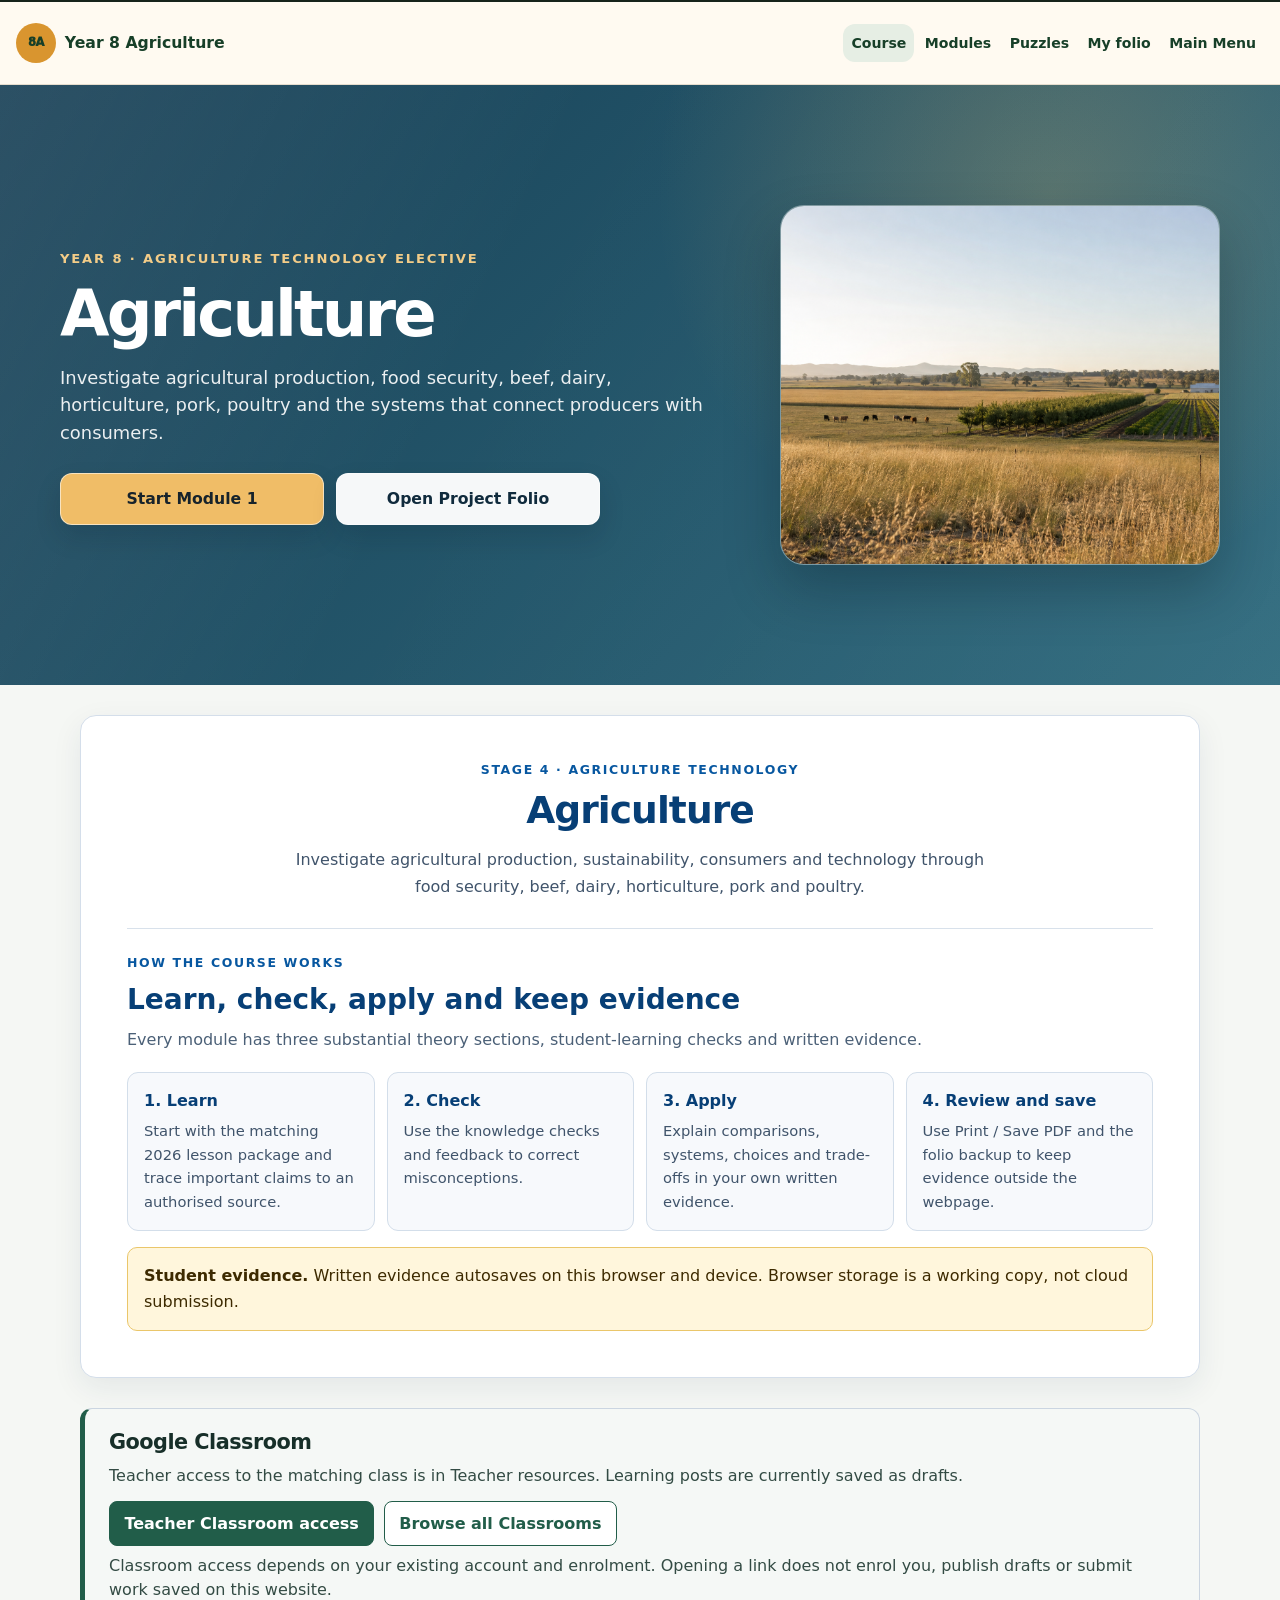
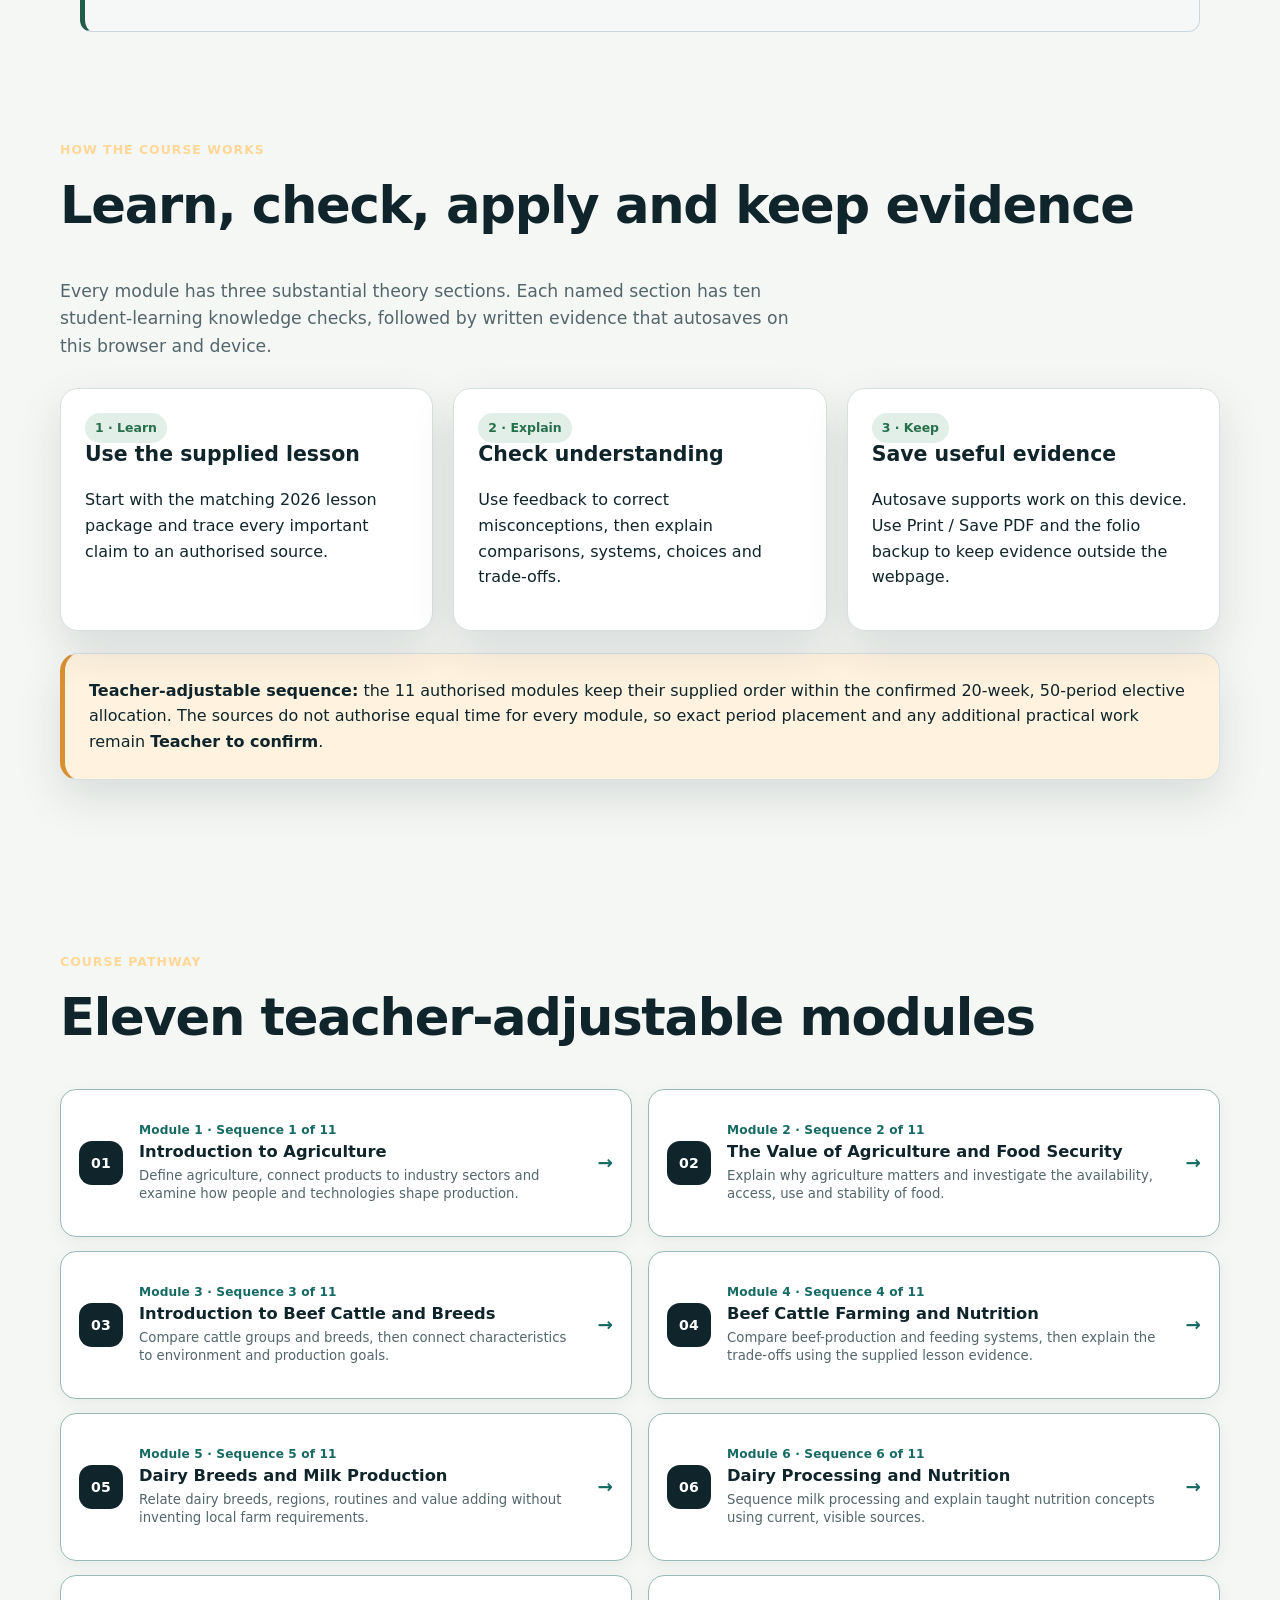
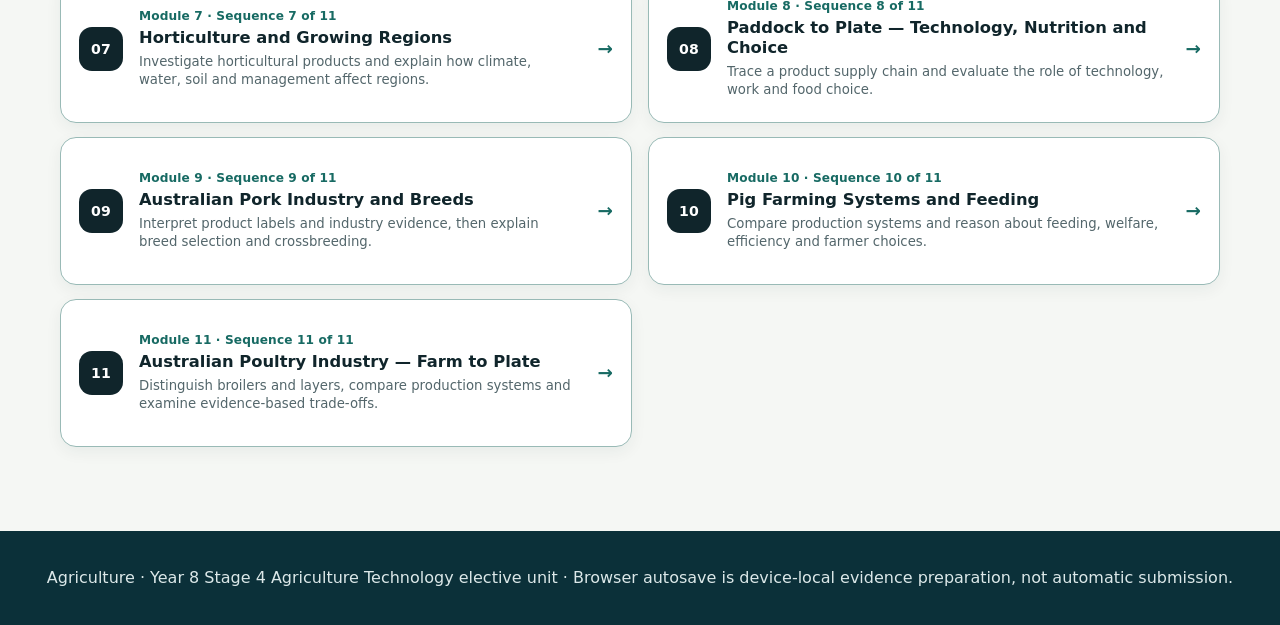
<file: index.html>
<!doctype html>
<html lang="en-AU">
<head>
  <meta charset="utf-8">
  <meta name="viewport" content="width=device-width, initial-scale=1">
  <meta name="description" content="Year 8 Agriculture guided learning for a Stage 4 Agriculture Technology elective.">
  <title>Agriculture | Year 8 Agriculture Technology elective</title>
  <link rel="stylesheet" href="guided/course.css?v=20260805a">
  <link rel="stylesheet" href="shared/sister-site.css?v=20260814-agriculture-1" data-sister-site-styles>
  <link rel="stylesheet" href="course-family-hero.css">
<link rel="stylesheet" href="course-family-intro.css"><link rel="stylesheet" href="module-pathway.css"><link rel="stylesheet" href="front-page-cleanup.css?v=20260814-agriculture-1">  <link rel="icon" href="data:,">
  <link rel="stylesheet" href="classroom-access.css">
</head>
<body>
  <a class="skip-link" href="#main-content">Skip to course content</a>
  <header class="site-header"><div class="nav-wrap"><a class="brand" href="index.html">Agriculture</a><nav class="nav-links" aria-label="Course navigation"><a href="#pathway">Modules</a><a href="#project-plan">Plan status</a><a href="folio.html">Folio</a><a href="teacher-resources.html">Teacher resources</a><a href="https://stevencowell.github.io/Main-Page/">Main menu</a></nav></div></header>

  <section class="hero sister-hero course-family-hero"><div class="hero-inner course-family-hero-inner"><div class="hero-copy"><p class="eyebrow">Year 8 · Agriculture Technology elective</p><h1>Agriculture</h1><p>Investigate agricultural production, food security, beef, dairy, horticulture, pork, poultry and the systems that connect producers with consumers.</p><div class="hero-actions"><a class="btn" href="module.html?module=1">Start Module 1</a><a class="btn secondary" href="folio.html">Open Project Folio</a></div></div><figure class="hero-showcase"><img src="assets/agriculture-hero.png" alt="Agricultural learning landscape connecting cattle, dairy, horticulture, pork, poultry and food supply systems"></figure></div></section>
<section class="course-family-intro" aria-labelledby="course-family-intro-title">
  <div class="course-family-intro__inner">
    <header class="course-family-intro__heading">
      <p class="course-family-intro__eyebrow">Stage 4 · Agriculture Technology</p>
      <h2 id="course-family-intro-title">Agriculture</h2>
      <p class="course-family-intro__lede">Investigate agricultural production, sustainability, consumers and technology through food security, beef, dairy, horticulture, pork and poultry.</p>
    </header>
    <div class="course-family-intro__routine">
      <div class="course-family-intro__routine-heading">
        <p class="course-family-intro__eyebrow">How the course works</p>
        <h3>Learn, check, apply and keep evidence</h3>
        <p>Every module has three substantial theory sections, student-learning checks and written evidence.</p>
      </div>
      <div class="course-family-intro__cards">
      <article class="course-family-intro__card"><h4>1. Learn</h4><p>Start with the matching 2026 lesson package and trace important claims to an authorised source.</p></article>
      <article class="course-family-intro__card"><h4>2. Check</h4><p>Use the knowledge checks and feedback to correct misconceptions.</p></article>
      <article class="course-family-intro__card"><h4>3. Apply</h4><p>Explain comparisons, systems, choices and trade-offs in your own written evidence.</p></article>
      <article class="course-family-intro__card"><h4>4. Review and save</h4><p>Use Print / Save PDF and the folio backup to keep evidence outside the webpage.</p></article>
      </div>
    </div>
    <p class="course-family-intro__evidence"><strong>Student evidence.</strong> Written evidence autosaves on this browser and device. Browser storage is a working copy, not cloud submission.</p>
    <p class="course-family-intro__boundary"><strong>Year 8 elective pattern:</strong> 20 weeks, 50 × 60-minute periods, 5 periods per fortnight and an average 2.5 hours per week. This introductory unit contributes to a 100-hour Agriculture Technology elective, so additional study is required. Exact module timing and any practical work remain Teacher to confirm.</p>
  </div>
</section>

  <main id="main-content" class="landing-main">
<!-- COURSE-CLASSROOM-ACCESS-START -->
<section class="classroom-access" id="classroom-access" aria-labelledby="classroom-access-title">
  <h2 id="classroom-access-title">Google Classroom</h2>
  <p>Teacher access to the matching class is in Teacher resources. Learning posts are currently saved as drafts.</p>
  <div class="classroom-access__actions"><a href="teacher-resources.html#classroom-access">Teacher Classroom access</a><a href="https://stevencowell.github.io/Main-Page/classroom-library/">Browse all Classrooms</a></div>
  <p>Classroom access depends on your existing account and enrolment. Opening a link does not enrol you, publish drafts or submit work saved on this website.</p>
</section>
<!-- COURSE-CLASSROOM-ACCESS-END -->

    <section class="section"><p class="eyebrow">How the course works</p><h2>Learn, check, apply and keep evidence</h2><p class="section-intro">Every module has three substantial theory sections. Each named section has ten student-learning knowledge checks, followed by written evidence that autosaves on this browser and device.</p><div class="grid three" style="margin-top:28px"><article class="card"><span class="status-pill">1 · Learn</span><h3>Use the supplied lesson</h3><p>Start with the matching 2026 lesson package and trace every important claim to an authorised source.</p></article><article class="card"><span class="status-pill">2 · Explain</span><h3>Check understanding</h3><p>Use feedback to correct misconceptions, then explain comparisons, systems, choices and trade-offs.</p></article><article class="card"><span class="status-pill">3 · Keep</span><h3>Save useful evidence</h3><p>Autosave supports work on this device. Use Print / Save PDF and the folio backup to keep evidence outside the webpage.</p></article></div><div class="card pending" style="margin-top:22px"><strong>Teacher-adjustable sequence:</strong> the 11 authorised modules keep their supplied order within the confirmed 20-week, 50-period elective allocation. The sources do not authorise equal time for every module, so exact period placement and any additional practical work remain <strong>Teacher to confirm</strong>.</div></section>

    <section class="section" id="pathway"><p class="eyebrow">Course pathway</p><h2>Eleven teacher-adjustable modules</h2><div class="grid two" style="margin-top:28px">
      <article class="card module-card"><span class="stage">Module 1 · Sequence 1 of 11</span><h3>Introduction to Agriculture</h3><p>Define agriculture, connect products to industry sectors and examine how people and technologies shape production.</p><a class="module-link" href="module.html?module=1">Open module →</a></article>
      <article class="card module-card"><span class="stage">Module 2 · Sequence 2 of 11</span><h3>The Value of Agriculture and Food Security</h3><p>Explain why agriculture matters and investigate the availability, access, use and stability of food.</p><a class="module-link" href="module.html?module=2">Open module →</a></article>
      <article class="card module-card"><span class="stage">Module 3 · Sequence 3 of 11</span><h3>Introduction to Beef Cattle and Breeds</h3><p>Compare cattle groups and breeds, then connect characteristics to environment and production goals.</p><a class="module-link" href="module.html?module=3">Open module →</a></article>
      <article class="card module-card"><span class="stage">Module 4 · Sequence 4 of 11</span><h3>Beef Cattle Farming and Nutrition</h3><p>Compare beef-production and feeding systems, then explain the trade-offs using the supplied lesson evidence.</p><a class="module-link" href="module.html?module=4">Open module →</a></article>
      <article class="card module-card"><span class="stage">Module 5 · Sequence 5 of 11</span><h3>Dairy Breeds and Milk Production</h3><p>Relate dairy breeds, regions, routines and value adding without inventing local farm requirements.</p><a class="module-link" href="module.html?module=5">Open module →</a></article>
      <article class="card module-card"><span class="stage">Module 6 · Sequence 6 of 11</span><h3>Dairy Processing and Nutrition</h3><p>Sequence milk processing and explain taught nutrition concepts using current, visible sources.</p><a class="module-link" href="module.html?module=6">Open module →</a></article>
      <article class="card module-card"><span class="stage">Module 7 · Sequence 7 of 11</span><h3>Horticulture and Growing Regions</h3><p>Investigate horticultural products and explain how climate, water, soil and management affect regions.</p><a class="module-link" href="module.html?module=7">Open module →</a></article>
      <article class="card module-card"><span class="stage">Module 8 · Sequence 8 of 11</span><h3>Paddock to Plate — Technology, Nutrition and Choice</h3><p>Trace a product supply chain and evaluate the role of technology, work and food choice.</p><a class="module-link" href="module.html?module=8">Open module →</a></article>
      <article class="card module-card"><span class="stage">Module 9 · Sequence 9 of 11</span><h3>Australian Pork Industry and Breeds</h3><p>Interpret product labels and industry evidence, then explain breed selection and crossbreeding.</p><a class="module-link" href="module.html?module=9">Open module →</a></article>
      <article class="card module-card"><span class="stage">Module 10 · Sequence 10 of 11</span><h3>Pig Farming Systems and Feeding</h3><p>Compare production systems and reason about feeding, welfare, efficiency and farmer choices.</p><a class="module-link" href="module.html?module=10">Open module →</a></article>
      <article class="card module-card"><span class="stage">Module 11 · Sequence 11 of 11</span><h3>Australian Poultry Industry — Farm to Plate</h3><p>Distinguish broilers and layers, compare production systems and examine evidence-based trade-offs.</p><a class="module-link" href="module.html?module=11">Open module →</a></article>
      <article class="card module-card"><span class="status-pill">12 evidence cards</span><h3>Agriculture folio</h3><p>Collect one evidence record for each lesson plus a source-gated course synthesis and plan-status card.</p><a class="module-link" href="folio.html">Open folio →</a></article>
    </div></section>

    <section class="section" id="project-plan"><p class="eyebrow">Project-plan status</p><h2>Teacher to confirm or provide the current plan</h2><div class="grid two" style="margin-top:28px"><article class="card pending"><h3>No current dimensioned project plan was supplied</h3><p>The authorised folder contains lesson packages and supplementary older workbook material, but no current agriculture-plot, poultry-shed or production plan that can control project specifications.</p><ul><li>No scale, dimensions, quantities, layout, animal capacity or safety zones will be inferred.</li><li>Plan-reading does not count towards completion until the teacher supplies both the plan and the requirement.</li><li>Any later plan must retain its original technical content and receive a visible Open larger route.</li></ul></article><article class="card"><h3>What students can do now</h3><p>Complete Cards 1–11 and the course-synthesis part of Card 12. Use current teacher-issued directions for any practical or animal-care work.</p><div class="callout"><strong>Teacher to confirm:</strong> current plan, practical brief, animal-care procedures, local safety controls, required evidence, privacy rules and submission destination.</div></article></div></section>

    <section class="section" id="outcomes"><p class="eyebrow">Agriculture Technology 7–10 Syllabus (2024)</p><h2>Stage 4 outcome opportunities</h2><p class="section-intro">This syllabus is implemented from 2027. Under <strong>AGT4-ADJ-01</strong>, teachers may adjust the Stage 5 outcomes for students in Years 7 and 8. The opportunities below must still be matched to actual teaching and evidence; they are not automatically a formal assessed set.</p><div class="grid two" style="margin-top:28px"><article class="card"><h3>AGT5-SAF-01</h3><p>Applies production processes and safe work practices in agricultural contexts. Practical application remains dependent on current teacher-authorised work.</p></article><article class="card"><h3>AGT5-APG-01</h3><p>Explains factors that influence animal and plant selection, growth and development in agricultural enterprises and systems.</p></article><article class="card"><h3>AGT5-PRA-01</h3><p>Explains industry practices in agricultural enterprises and systems.</p></article><article class="card"><h3>AGT5-ENV-01</h3><p>Analyses relationships between agricultural production, sustainability and consumers.</p></article><article class="card"><h3>AGT5-IVT-01</h3><p>Investigates and assesses the influence of innovation and management practices on agricultural enterprises and systems.</p></article><article class="card"><h3>AGT5-USE-01</h3><p>Selects and justifies the use of technologies and processes in agricultural production and systems.</p></article><article class="card"><h3>AGT5-COM-01</h3><p>Communicates ideas and concepts in agricultural technology contexts.</p></article></div><div class="card pending" style="margin-top:22px"><strong>100-hour elective context:</strong> the complete course requires at least two enterprises, including one plant and one animal enterprise, one intensive or extensive enterprise, and at least one collaborative activity. This 50-period introductory unit does not claim to complete those requirements; additional study is required.</div><p style="margin-top:22px"><a class="btn ghost" href="https://curriculum.nsw.edu.au/learning-areas/tas/agriculture-technology-7-10-2024/overview/course" target="_blank" rel="noopener">Open the official Agriculture Technology syllabus ↗</a></p></section>

    <section class="section"><p class="eyebrow">Authorised sources</p><h2>Source boundaries students can see</h2><div class="grid two" style="margin-top:28px"><article class="card"><h3>Current 2026 lesson packages</h3><p>The current 2026 folder controls the 11-module learning order and supplies lesson plans, theory slides and student activities.</p><a class="module-link" href="https://drive.google.com/drive/folders/1Xs_4kwIpp1b-tNongrs2STuOo_GNnMkm" target="_blank" rel="noopener">Open authorised lesson folder ↗</a></article><article class="card"><h3>Supplementary older material</h3><p>The older Stage 4 workbook and poultry booklet may support reference reading, but they do not create current practical, plan or assessment requirements.</p><a class="module-link" href="https://drive.google.com/drive/folders/1jCfJPg6pE-r3lrmhyKSHBZGUzHz95fbP" target="_blank" rel="noopener">Open authorised Stage 4 folder ↗</a></article></div><div class="card pending" style="margin-top:22px"><strong>Formal status:</strong> this is a course evidence folio, not a confirmed weighted assessment task. Task number, dates, weighting, marks, assessed outcome subset, teacher, submission process and approval version remain <strong>Teacher to confirm</strong>.</div></section>
  </main>

  <footer>Agriculture · Year 8 Stage 4 Agriculture Technology elective unit · Browser autosave is device-local evidence preparation, not automatic submission.</footer>
  <script src="shared/hub-navigation.js?v=20260814-agriculture-1" defer></script>
</body>
</html>
</file>
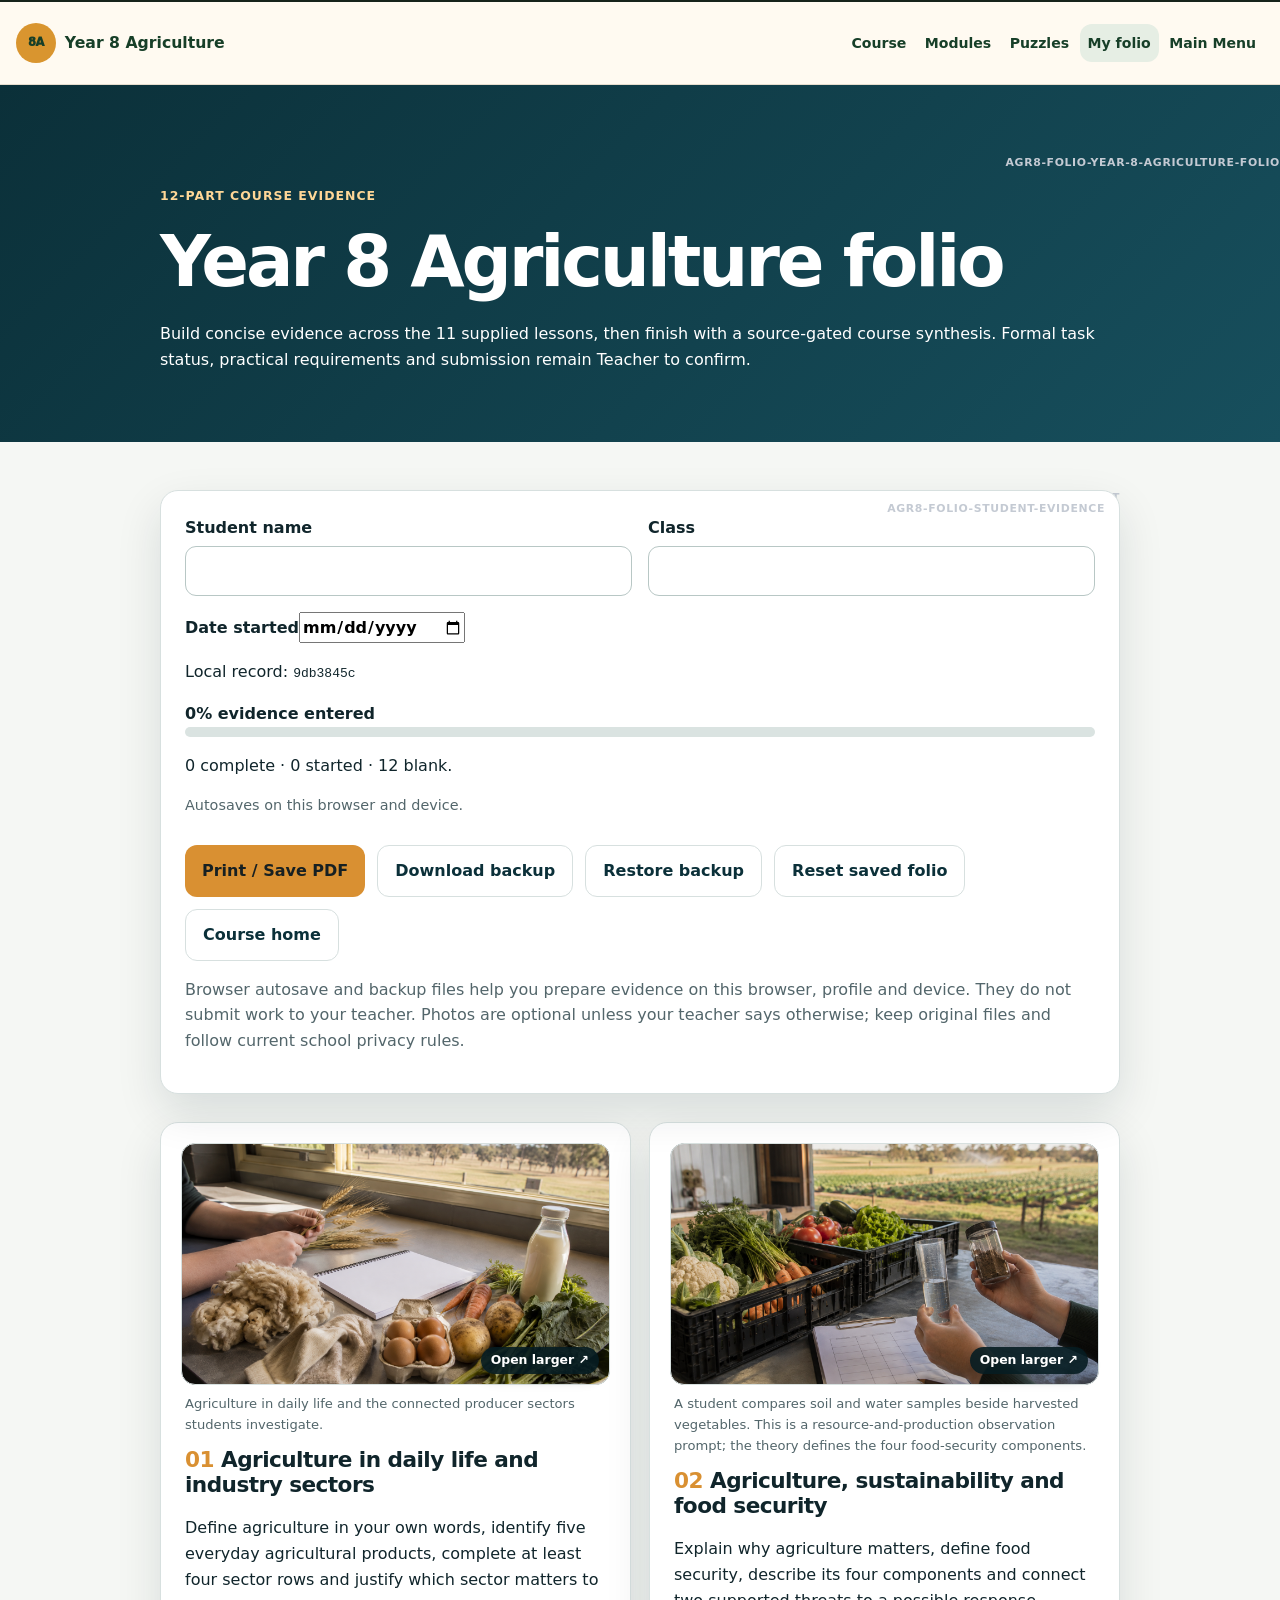
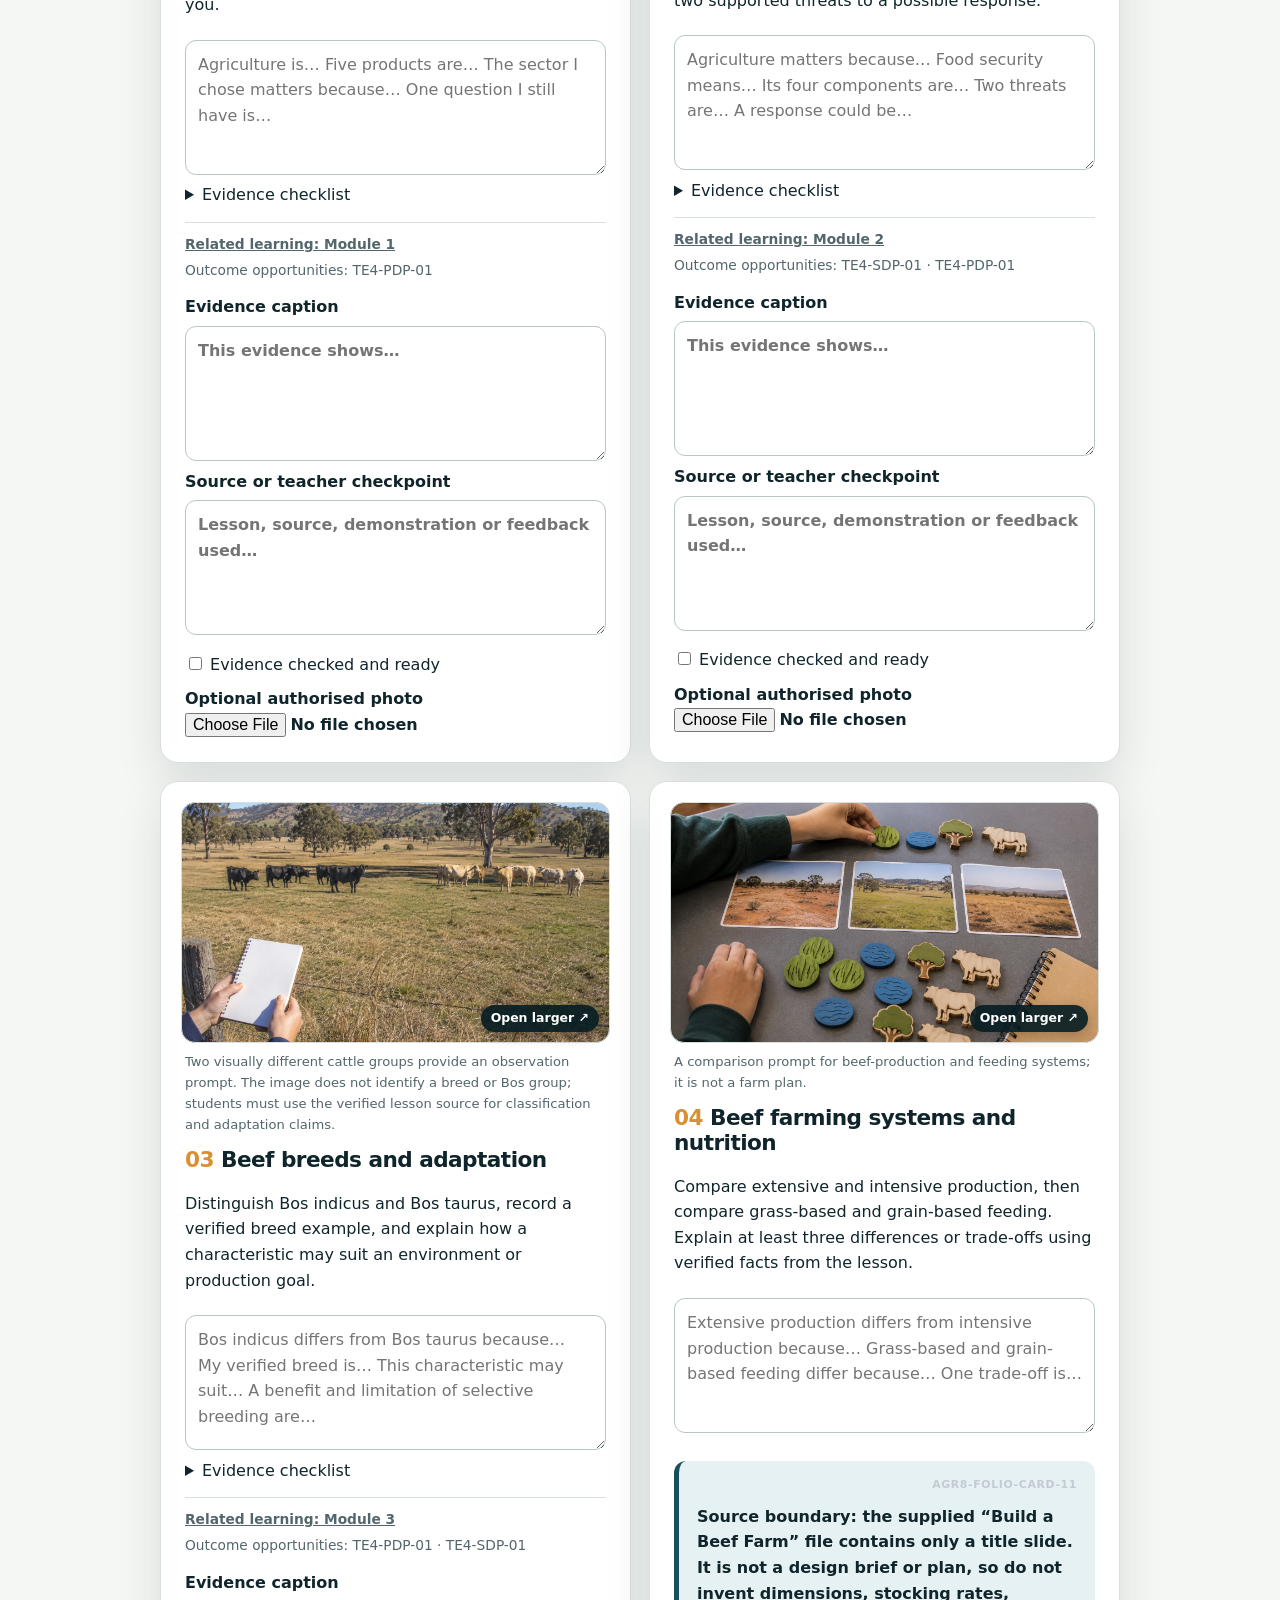
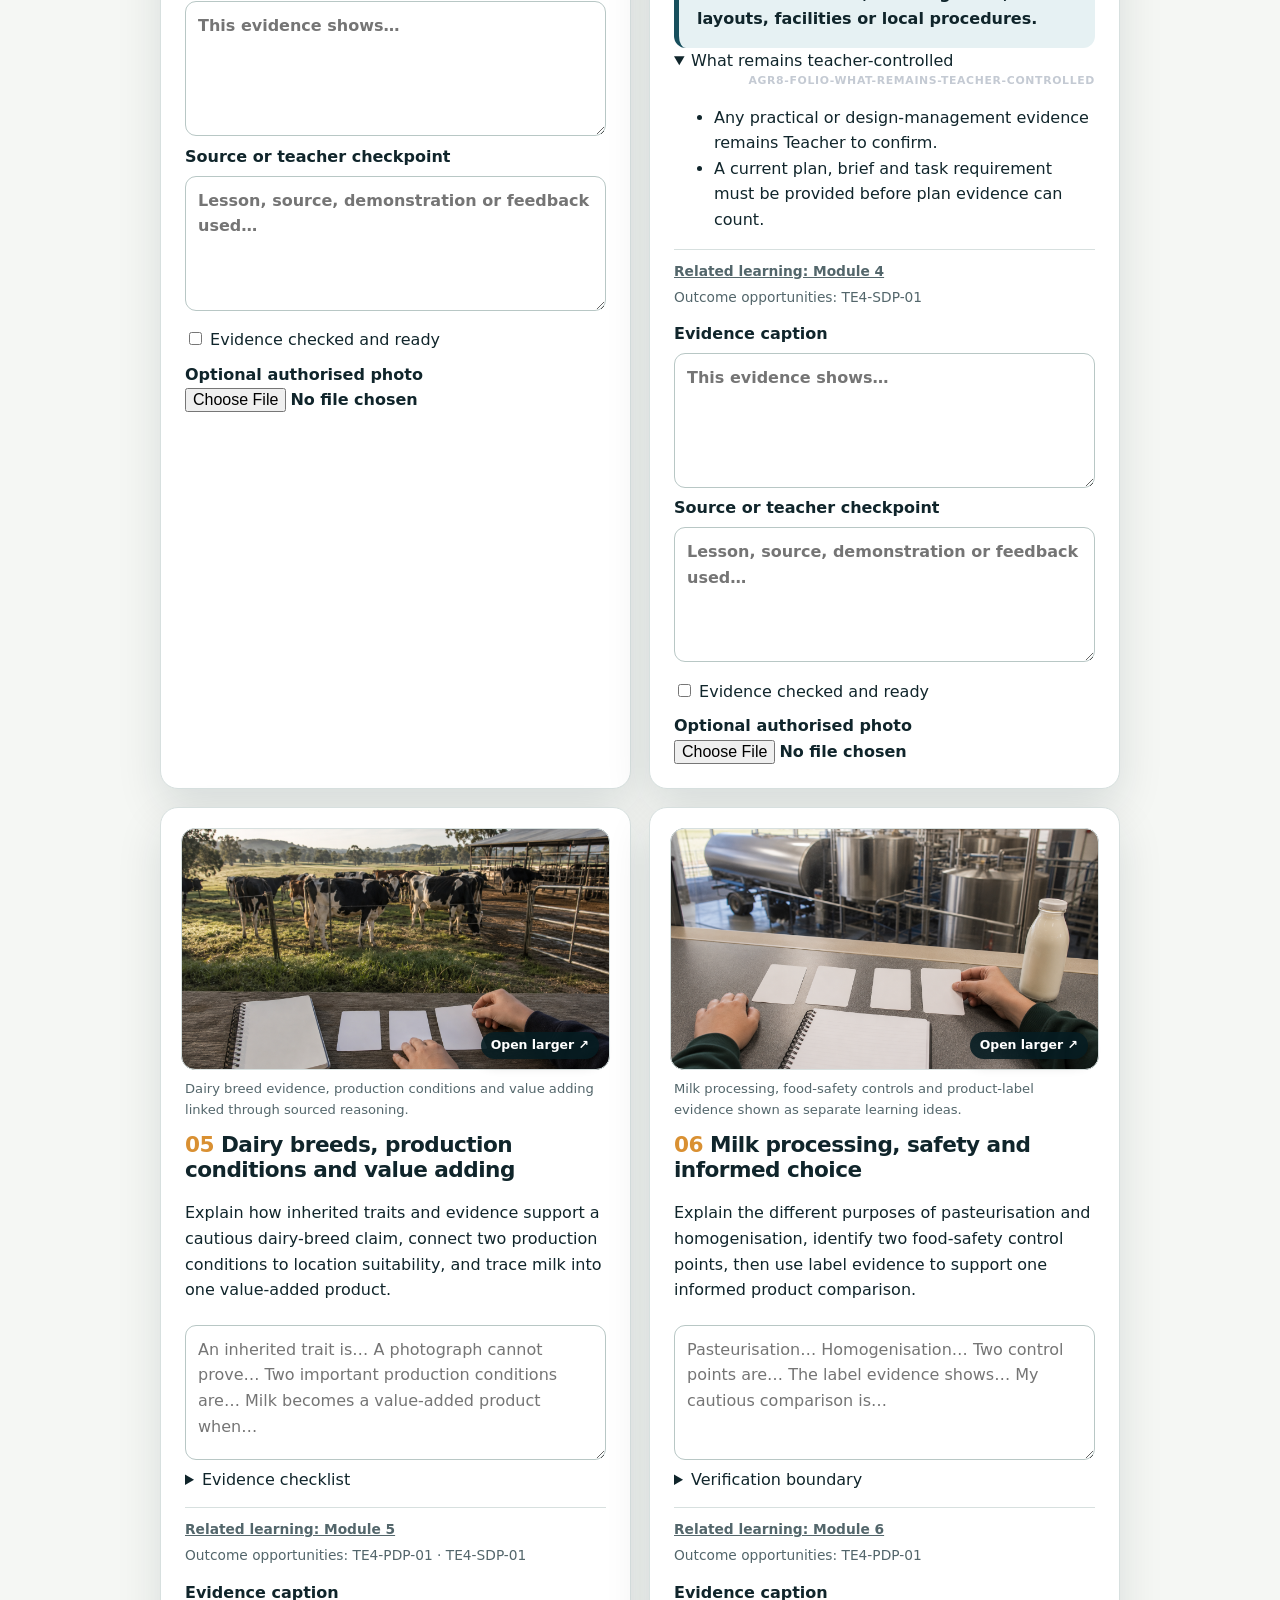
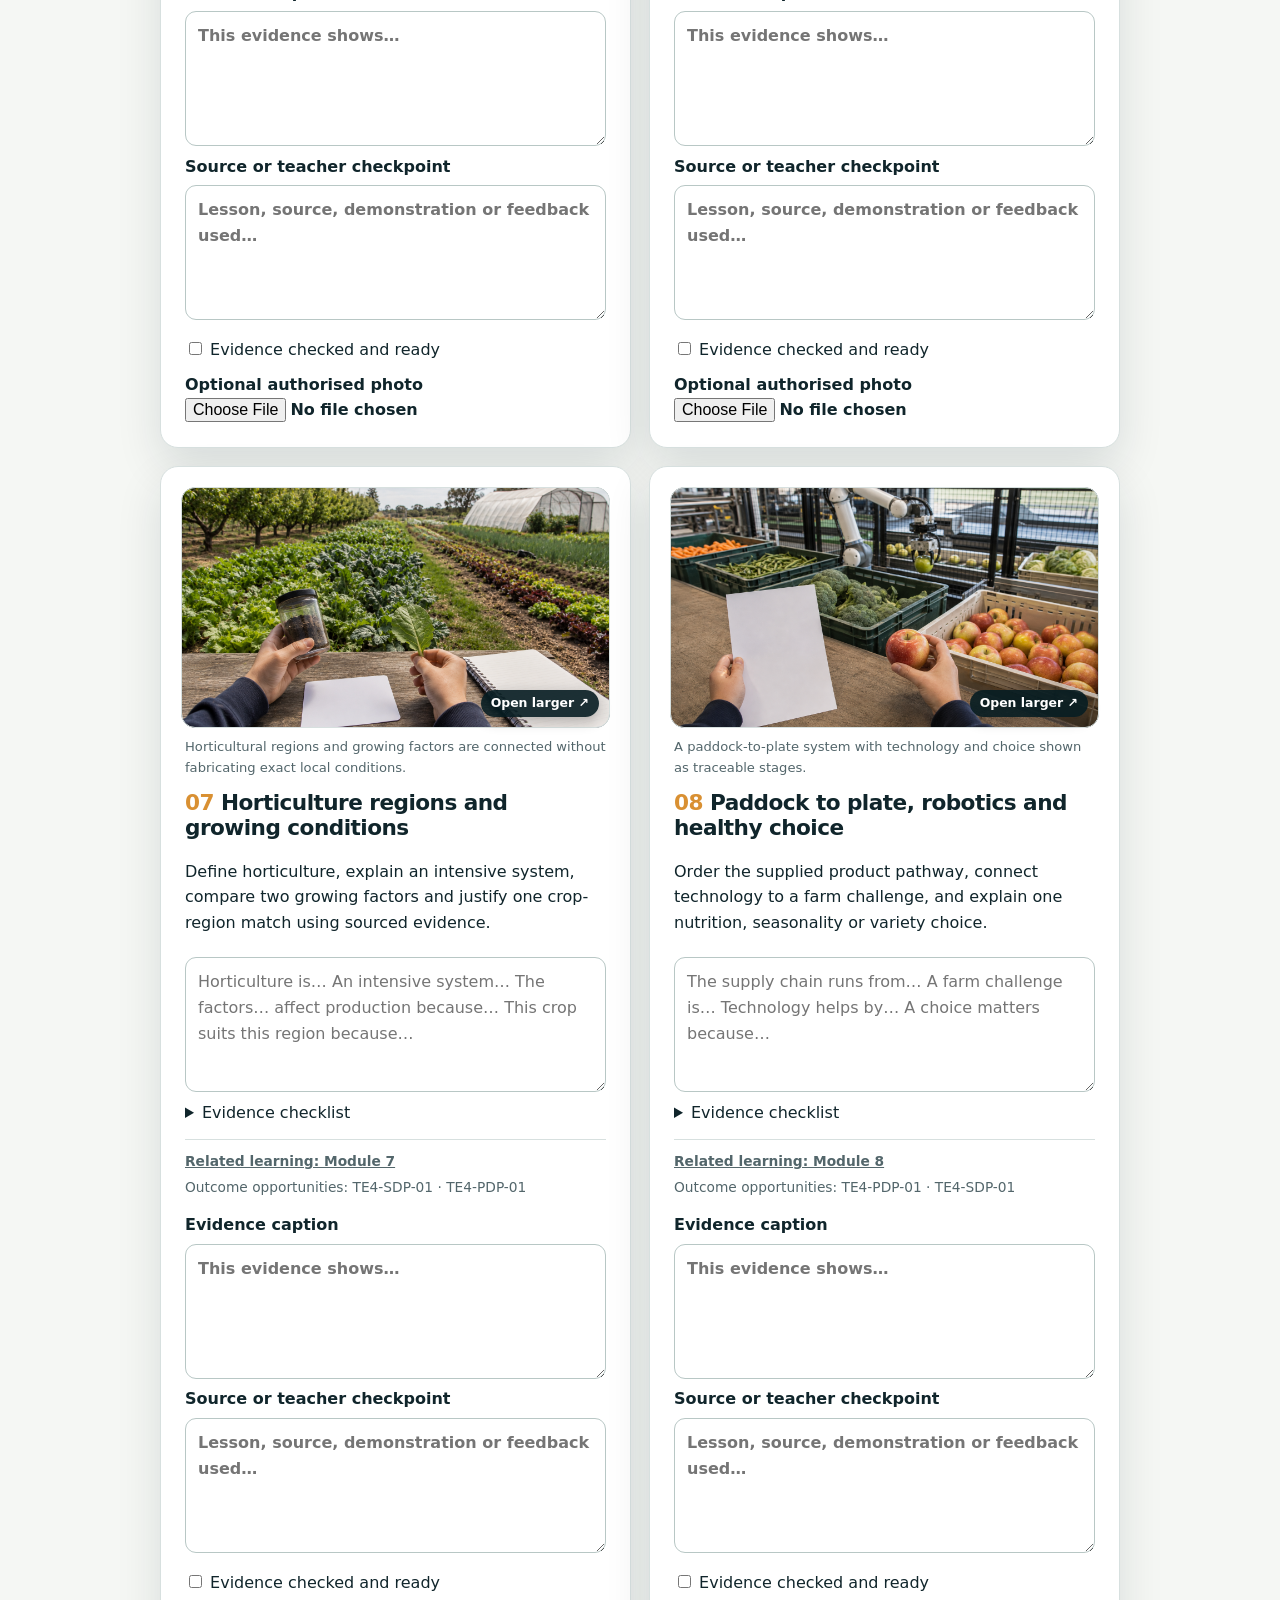
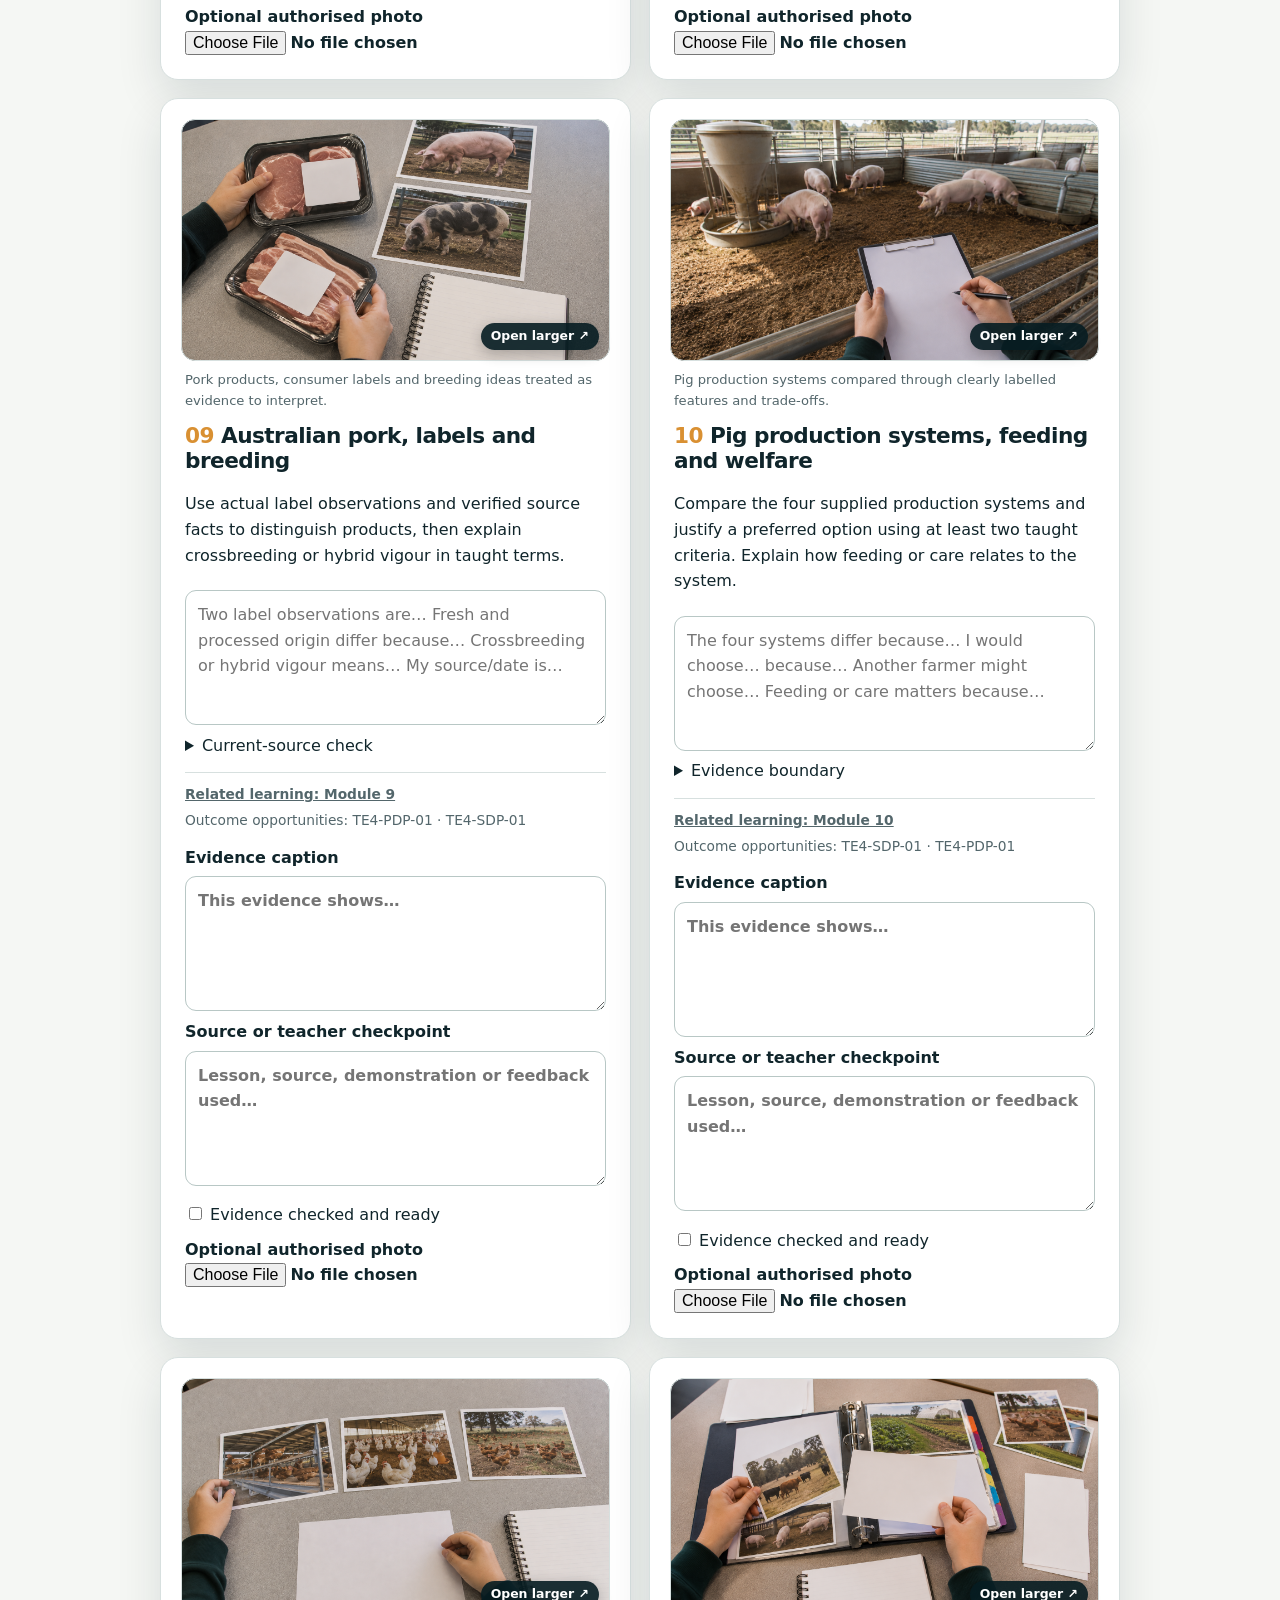
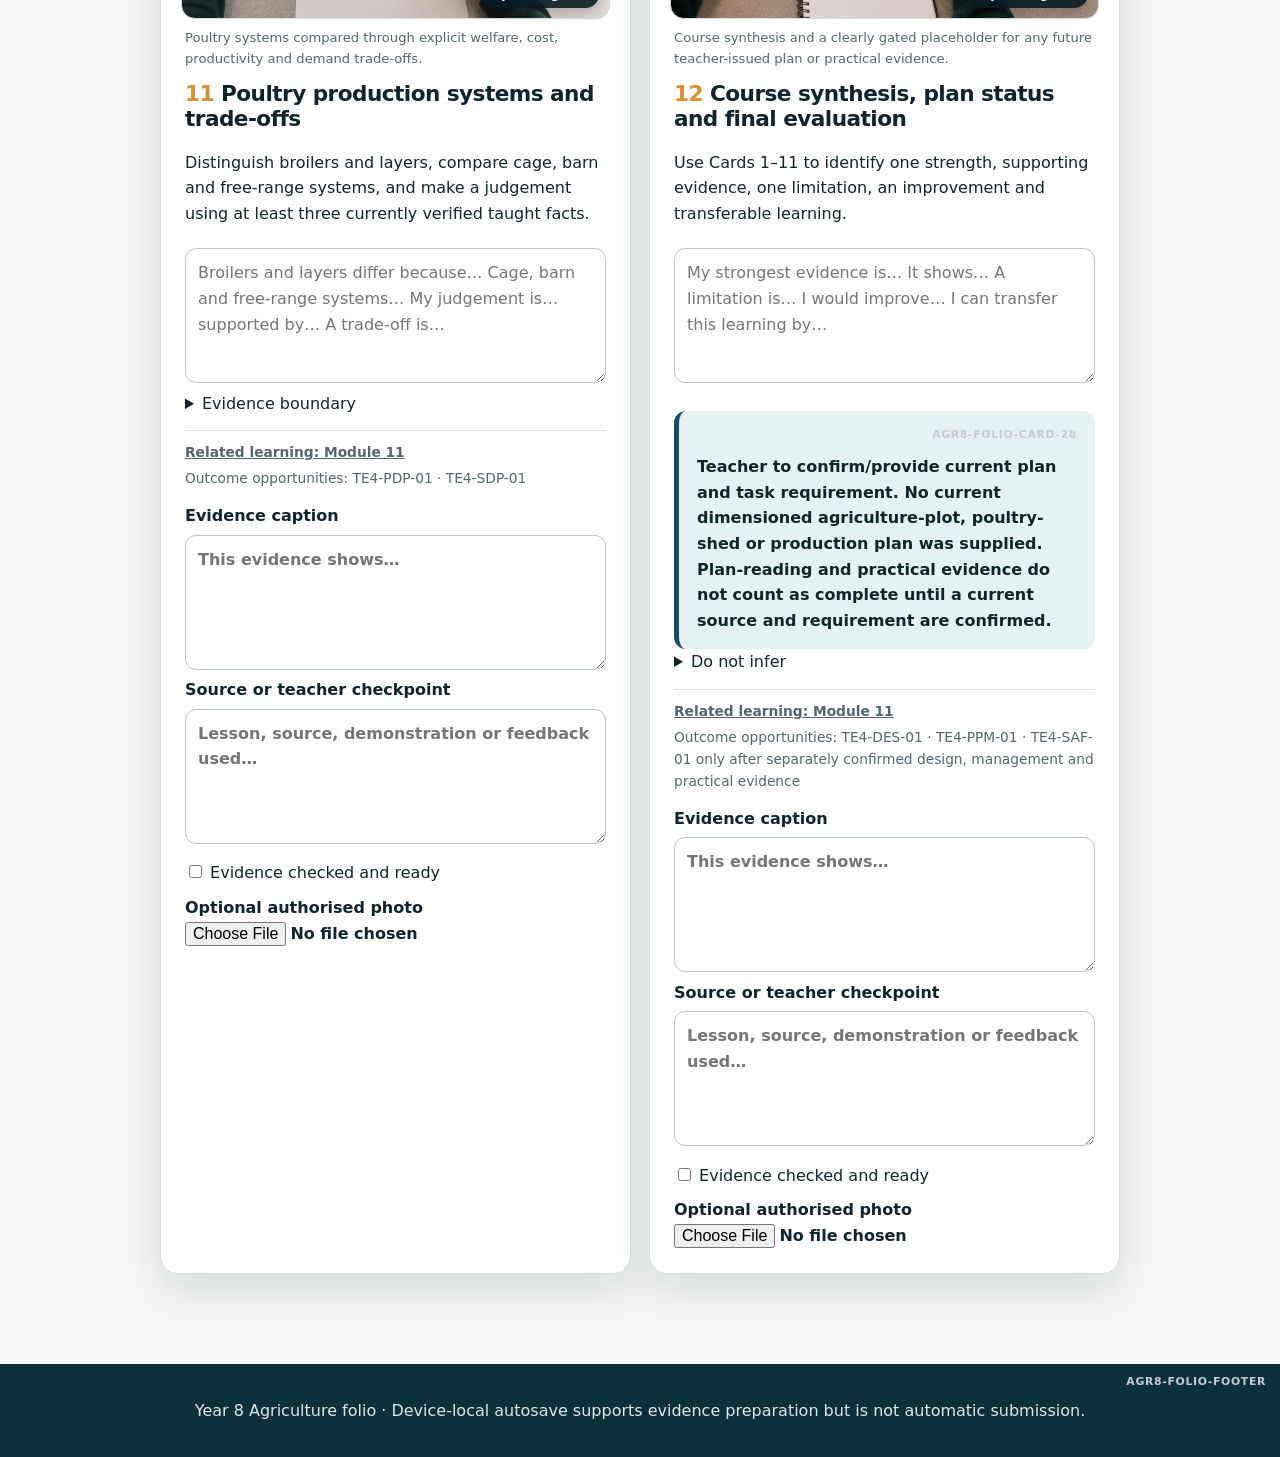
<file: folio.html>
<!doctype html>
<html lang="en-AU">
<head>
  <meta charset="utf-8">
  <meta name="viewport" content="width=device-width, initial-scale=1">
  <meta name="description" content="Twelve-card learning evidence folio for Year 8 Agriculture in Stage 4 Technology.">
  <title>Course evidence folio | Year 8 Agriculture</title>
  <link rel="stylesheet" href="guided/course.css?v=20260805a">
  <link rel="stylesheet" href="shared/sister-site.css" data-sister-site-styles>
<link rel="stylesheet" href="section-reference.css?v=20260817a"></head>
<body class="folio-page">
  <a class="skip-link" href="#folio-content">Skip to folio</a>
  <header class="site-header"><div class="nav-wrap"><a class="brand" href="index.html">Year 8 Agriculture</a><nav class="nav-links" aria-label="Course navigation"><a href="index.html#pathway">Modules</a><a href="index.html#project-plan">Plan status</a><a href="folio.html" aria-current="page">Folio</a><a href="index.html#outcomes">Outcomes</a></nav></div></header>
  <section class="module-hero"><div class="module-hero-inner"><p class="eyebrow">12-part course evidence</p><h1>Year 8 Agriculture folio</h1><p>Build concise evidence across the 11 supplied lessons, then finish with a source-gated course synthesis. Formal task status, practical requirements and submission remain Teacher to confirm.</p></div></section>

  <main id="folio-content" class="folio-main" data-folio>
    <section class="card progress-panel"><div class="student-grid"><label>Student name<input data-save data-required name="student-name" type="text" autocomplete="name"></label><label>Class<input data-save data-required name="student-class" type="text"></label><label>Date started<input data-save name="date-started" type="date"></label></div><p>Local record: <code data-record-id></code></p><strong data-progress-text>0% evidence entered</strong><div class="progress-track"><div class="progress-fill" data-progress-fill></div></div><p data-folio-summary>12 blank cards.</p><p class="save-state" data-save-state>Autosaves on this browser and device.</p><div class="button-row"><button class="btn" type="button" onclick="window.print()">Print / Save PDF</button><button class="btn ghost" type="button" data-export>Download backup</button><label class="btn ghost import-label">Restore backup<input type="file" accept="application/json" data-import></label><button class="btn ghost" type="button" data-reset>Reset saved folio</button><a class="btn ghost" href="index.html">Course home</a></div><p class="evidence-note">Browser autosave and backup files help you prepare evidence on this browser, profile and device. They do not submit work to your teacher. Photos are optional unless your teacher says otherwise; keep original files and follow current school privacy rules.</p></section>

    <div class="folio-grid">
      <article class="card folio-card" id="folio-card-01" data-module="1" data-outcomes="TE4-PDP-01" data-visual="assets/visuals/folio-card-01.png" data-visual-caption="Agriculture in daily life and the connected producer sectors students investigate."><div class="folio-visual" role="img" aria-label="Agricultural products connected to producer sectors and daily life"></div><h2>Agriculture in daily life and industry sectors</h2><p>Define agriculture in your own words, identify five everyday agricultural products, complete at least four sector rows and justify which sector matters to you.</p><textarea data-save data-required name="folio-01" placeholder="Agriculture is… Five products are… The sector I chose matters because… One question I still have is…"></textarea><details class="sentence-starters"><summary>Evidence checklist</summary><ul><li>Five daily products</li><li>At least four sector, purpose and example rows</li><li>A justified sector choice and one remaining question</li></ul></details></article>

      <article class="card folio-card" id="folio-card-02" data-module="2" data-outcomes="TE4-SDP-01 · TE4-PDP-01" data-visual="assets/visuals/folio-card-02.png" data-visual-caption="A student compares soil and water samples beside harvested vegetables. This is a resource-and-production observation prompt; the theory defines the four food-security components."><div class="folio-visual" role="img" aria-label="Student comparing soil and water samples beside harvested vegetables"></div><h2>Agriculture, sustainability and food security</h2><p>Explain why agriculture matters, define food security, describe its four components and connect two supported threats to a possible response.</p><textarea data-save data-required name="folio-02" placeholder="Agriculture matters because… Food security means… Its four components are… Two threats are… A response could be…"></textarea><details class="sentence-starters"><summary>Evidence checklist</summary><ul><li>All four food-security components</li><li>Two threats with cause-and-effect reasoning</li><li>Any statistic includes a visible current source and date</li></ul></details></article>

      <article class="card folio-card" id="folio-card-03" data-module="3" data-outcomes="TE4-PDP-01 · TE4-SDP-01" data-visual="assets/visuals/folio-card-03.png" data-visual-caption="Two visually different cattle groups provide an observation prompt. The image does not identify a breed or Bos group; students must use the verified lesson source for classification and adaptation claims."><div class="folio-visual" role="img" aria-label="Two visually different groups of cattle in a paddock with a student notebook in the foreground"></div><h2>Beef breeds and adaptation</h2><p>Distinguish Bos indicus and Bos taurus, record a verified breed example, and explain how a characteristic may suit an environment or production goal.</p><textarea data-save data-required name="folio-03" placeholder="Bos indicus differs from Bos taurus because… My verified breed is… This characteristic may suit… A benefit and limitation of selective breeding are…"></textarea><details class="sentence-starters"><summary>Evidence checklist</summary><ul><li>Both cattle groups distinguished</li><li>Three verified facts about one breed</li><li>Adaptation reasoning plus one selection limitation</li></ul></details></article>

      <article class="card folio-card" id="folio-card-04" data-module="4" data-outcomes="TE4-SDP-01" data-visual="assets/visuals/folio-card-04.png" data-visual-caption="A comparison prompt for beef-production and feeding systems; it is not a farm plan."><div class="folio-visual" role="img" aria-label="Beef-production and feeding-system comparison prompt"></div><h2>Beef farming systems and nutrition</h2><p>Compare extensive and intensive production, then compare grass-based and grain-based feeding. Explain at least three differences or trade-offs using verified facts from the lesson.</p><textarea data-save data-required name="folio-04" placeholder="Extensive production differs from intensive production because… Grass-based and grain-based feeding differ because… One trade-off is…"></textarea><div class="callout"><strong>Source boundary:</strong> the supplied “Build a Beef Farm” file contains only a title slide. It is not a design brief or plan, so do not invent dimensions, stocking rates, layouts, facilities or local procedures.</div><details class="sentence-starters" open><summary>What remains teacher-controlled</summary><ul><li>Any practical or design-management evidence remains Teacher to confirm.</li><li>A current plan, brief and task requirement must be provided before plan evidence can count.</li></ul></details></article>

      <article class="card folio-card" id="folio-card-05" data-module="5" data-outcomes="TE4-PDP-01 · TE4-SDP-01" data-visual="assets/visuals/folio-card-05.png" data-visual-caption="Dairy breed evidence, production conditions and value adding linked through sourced reasoning."><div class="folio-visual" role="img" aria-label="Dairy cattle traits, production conditions and value-adding pathway"></div><h2>Dairy breeds, production conditions and value adding</h2><p>Explain how inherited traits and evidence support a cautious dairy-breed claim, connect two production conditions to location suitability, and trace milk into one value-added product.</p><textarea data-save data-required name="folio-05" placeholder="An inherited trait is… A photograph cannot prove… Two important production conditions are… Milk becomes a value-added product when…"></textarea><details class="sentence-starters"><summary>Evidence checklist</summary><ul><li>No identification or marking from disputed source images</li><li>Two suitability factors linked to production</li><li>One value-added product traced through inputs, transformation and output</li></ul></details></article>

      <article class="card folio-card" id="folio-card-06" data-module="6" data-outcomes="TE4-PDP-01" data-visual="assets/visuals/folio-card-06.png" data-visual-caption="Milk processing, food-safety controls and product-label evidence shown as separate learning ideas."><div class="folio-visual" role="img" aria-label="Milk processing sequence, food-safety controls and nutrition-label evidence"></div><h2>Milk processing, safety and informed choice</h2><p>Explain the different purposes of pasteurisation and homogenisation, identify two food-safety control points, then use label evidence to support one informed product comparison.</p><textarea data-save data-required name="folio-06" placeholder="Pasteurisation… Homogenisation… Two control points are… The label evidence shows… My cautious comparison is…"></textarea><details class="sentence-starters"><summary>Verification boundary</summary><ul><li>Do not invent operational temperatures, times or local procedures</li><li>Use the ingredient list and nutrition information panel as product-specific evidence</li><li>Do not turn general learning into personal health advice</li></ul></details></article>

      <article class="card folio-card" id="folio-card-07" data-module="7" data-outcomes="TE4-SDP-01 · TE4-PDP-01" data-visual="assets/visuals/folio-card-07.png" data-visual-caption="Horticultural regions and growing factors are connected without fabricating exact local conditions."><div class="folio-visual" role="img" aria-label="Horticultural growing regions, products and environmental factors"></div><h2>Horticulture regions and growing conditions</h2><p>Define horticulture, explain an intensive system, compare two growing factors and justify one crop-region match using sourced evidence.</p><textarea data-save data-required name="folio-07" placeholder="Horticulture is… An intensive system… The factors… affect production because… This crop suits this region because…"></textarea><details class="sentence-starters"><summary>Evidence checklist</summary><ul><li>Definition and examples</li><li>Two factors explained</li><li>One crop-region suitability justification</li></ul></details></article>

      <article class="card folio-card" id="folio-card-08" data-module="8" data-outcomes="TE4-PDP-01 · TE4-SDP-01" data-visual="assets/visuals/folio-card-08.png" data-visual-caption="A paddock-to-plate system with technology and choice shown as traceable stages."><div class="folio-visual" role="img" aria-label="Paddock-to-plate supply chain, farm technology and food choice"></div><h2>Paddock to plate, robotics and healthy choice</h2><p>Order the supplied product pathway, connect technology to a farm challenge, and explain one nutrition, seasonality or variety choice.</p><textarea data-save data-required name="folio-08" placeholder="The supply chain runs from… A farm challenge is… Technology helps by… A choice matters because…"></textarea><details class="sentence-starters"><summary>Evidence checklist</summary><ul><li>Ordered supply chain</li><li>Technology linked to a real challenge</li><li>A supported choice explanation, not personal medical advice</li></ul></details></article>

      <article class="card folio-card" id="folio-card-09" data-module="9" data-outcomes="TE4-PDP-01 · TE4-SDP-01" data-visual="assets/visuals/folio-card-09.png" data-visual-caption="Pork products, consumer labels and breeding ideas treated as evidence to interpret."><div class="folio-visual" role="img" aria-label="Pork products, label evidence and breeding characteristics"></div><h2>Australian pork, labels and breeding</h2><p>Use actual label observations and verified source facts to distinguish products, then explain crossbreeding or hybrid vigour in taught terms.</p><textarea data-save data-required name="folio-09" placeholder="Two label observations are… Fresh and processed origin differ because… Crossbreeding or hybrid vigour means… My source/date is…"></textarea><details class="sentence-starters"><summary>Current-source check</summary><ul><li>At least two actual label observations</li><li>Time-sensitive industry figures retain a source and date or are omitted</li><li>One evidence-based breeding explanation</li></ul></details></article>

      <article class="card folio-card" id="folio-card-10" data-module="10" data-outcomes="TE4-SDP-01 · TE4-PDP-01" data-visual="assets/visuals/folio-card-10.png" data-visual-caption="Pig production systems compared through clearly labelled features and trade-offs."><div class="folio-visual" role="img" aria-label="Pig production systems, feeding and welfare trade-offs"></div><h2>Pig production systems, feeding and welfare</h2><p>Compare the four supplied production systems and justify a preferred option using at least two taught criteria. Explain how feeding or care relates to the system.</p><textarea data-save data-required name="folio-10" placeholder="The four systems differ because… I would choose… because… Another farmer might choose… Feeding or care matters because…"></textarea><details class="sentence-starters"><summary>Evidence boundary</summary><ul><li>Compare all four systems</li><li>Use currently verified welfare claims</li><li>Do not invent local animal-care or handling procedures</li></ul></details></article>

      <article class="card folio-card" id="folio-card-11" data-module="11" data-outcomes="TE4-PDP-01 · TE4-SDP-01" data-visual="assets/visuals/folio-card-11.png" data-visual-caption="Poultry systems compared through explicit welfare, cost, productivity and demand trade-offs."><div class="folio-visual" role="img" aria-label="Broiler and layer production systems with evidence-based trade-offs"></div><h2>Poultry production systems and trade-offs</h2><p>Distinguish broilers and layers, compare cage, barn and free-range systems, and make a judgement using at least three currently verified taught facts.</p><textarea data-save data-required name="folio-11" placeholder="Broilers and layers differ because… Cage, barn and free-range systems… My judgement is… supported by… A trade-off is…"></textarea><details class="sentence-starters"><summary>Evidence boundary</summary><ul><li>All three layer systems compared</li><li>At least three currently verified facts support the judgement</li><li>Practical animal-care evidence is optional unless teacher-confirmed</li></ul></details></article>

      <article class="card folio-card" id="folio-card-12" data-module="11" data-outcomes="TE4-DES-01 · TE4-PPM-01 · TE4-SAF-01 only after separately confirmed design, management and practical evidence" data-visual="assets/visuals/folio-card-12.png" data-visual-caption="Course synthesis and a clearly gated placeholder for any future teacher-issued plan or practical evidence."><div class="folio-visual" role="img" aria-label="Course synthesis with a Teacher to confirm plan and practical evidence gate"></div><h2>Course synthesis, plan status and final evaluation</h2><p>Use Cards 1–11 to identify one strength, supporting evidence, one limitation, an improvement and transferable learning.</p><textarea data-save data-required name="folio-12" placeholder="My strongest evidence is… It shows… A limitation is… I would improve… I can transfer this learning by…"></textarea><div class="callout"><strong>Teacher to confirm/provide current plan and task requirement.</strong> No current dimensioned agriculture-plot, poultry-shed or production plan was supplied. Plan-reading and practical evidence do not count as complete until a current source and requirement are confirmed.</div><details class="sentence-starters"><summary>Do not infer</summary><ul><li>Scale, dimensions, quantities or layout</li><li>Animal capacity, safety zones or local procedures</li><li>Formal assessment or submission status</li></ul></details></article>
    </div>
  </main>

  <footer>Year 8 Agriculture folio · Device-local autosave supports evidence preparation but is not automatic submission.</footer>
  <script src="guided/data.js?v=20260805a"></script>
  <script src="guided/course.js?v=20260805a"></script>
  <script src="shared/hub-navigation.js" defer></script>
<script src="vendor/html2canvas.min.js"></script><script src="section-reference.js?v=20260817a" data-site-code="AGR8"></script></body>
</html>
</file>
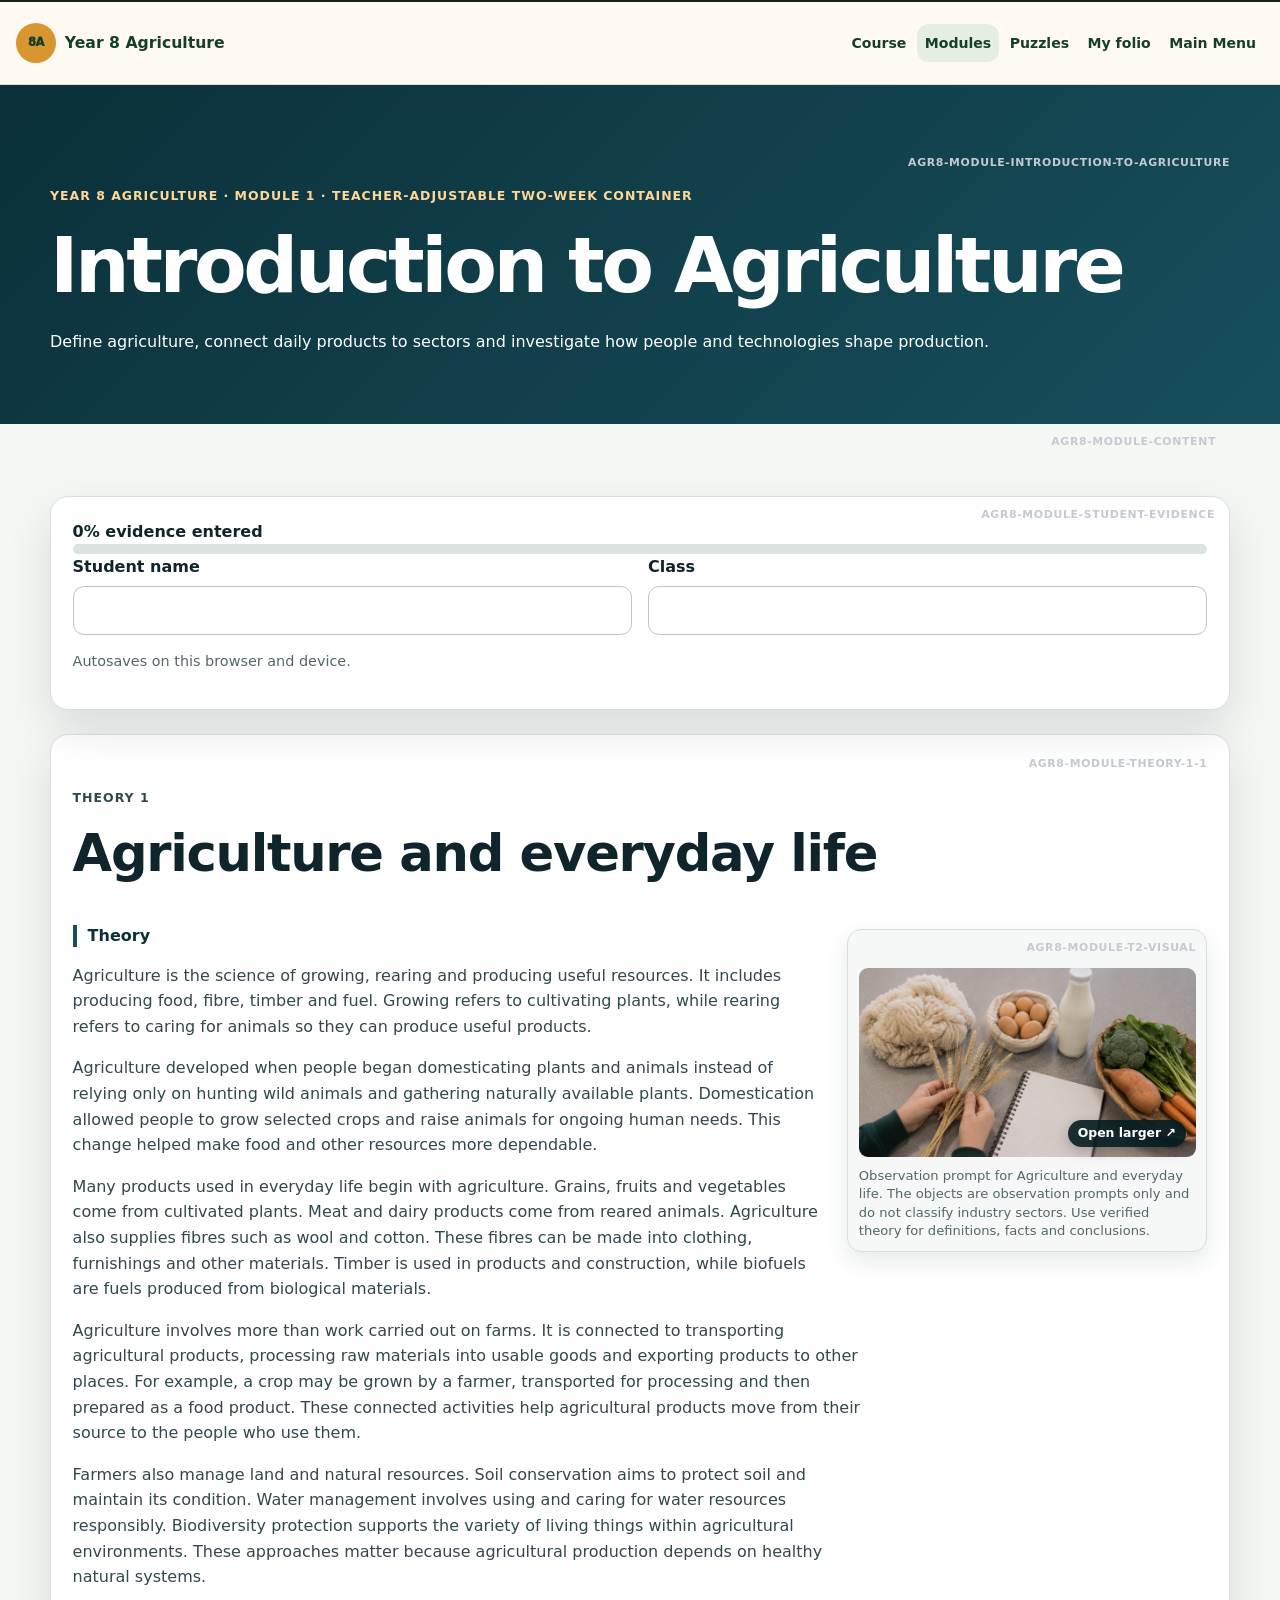
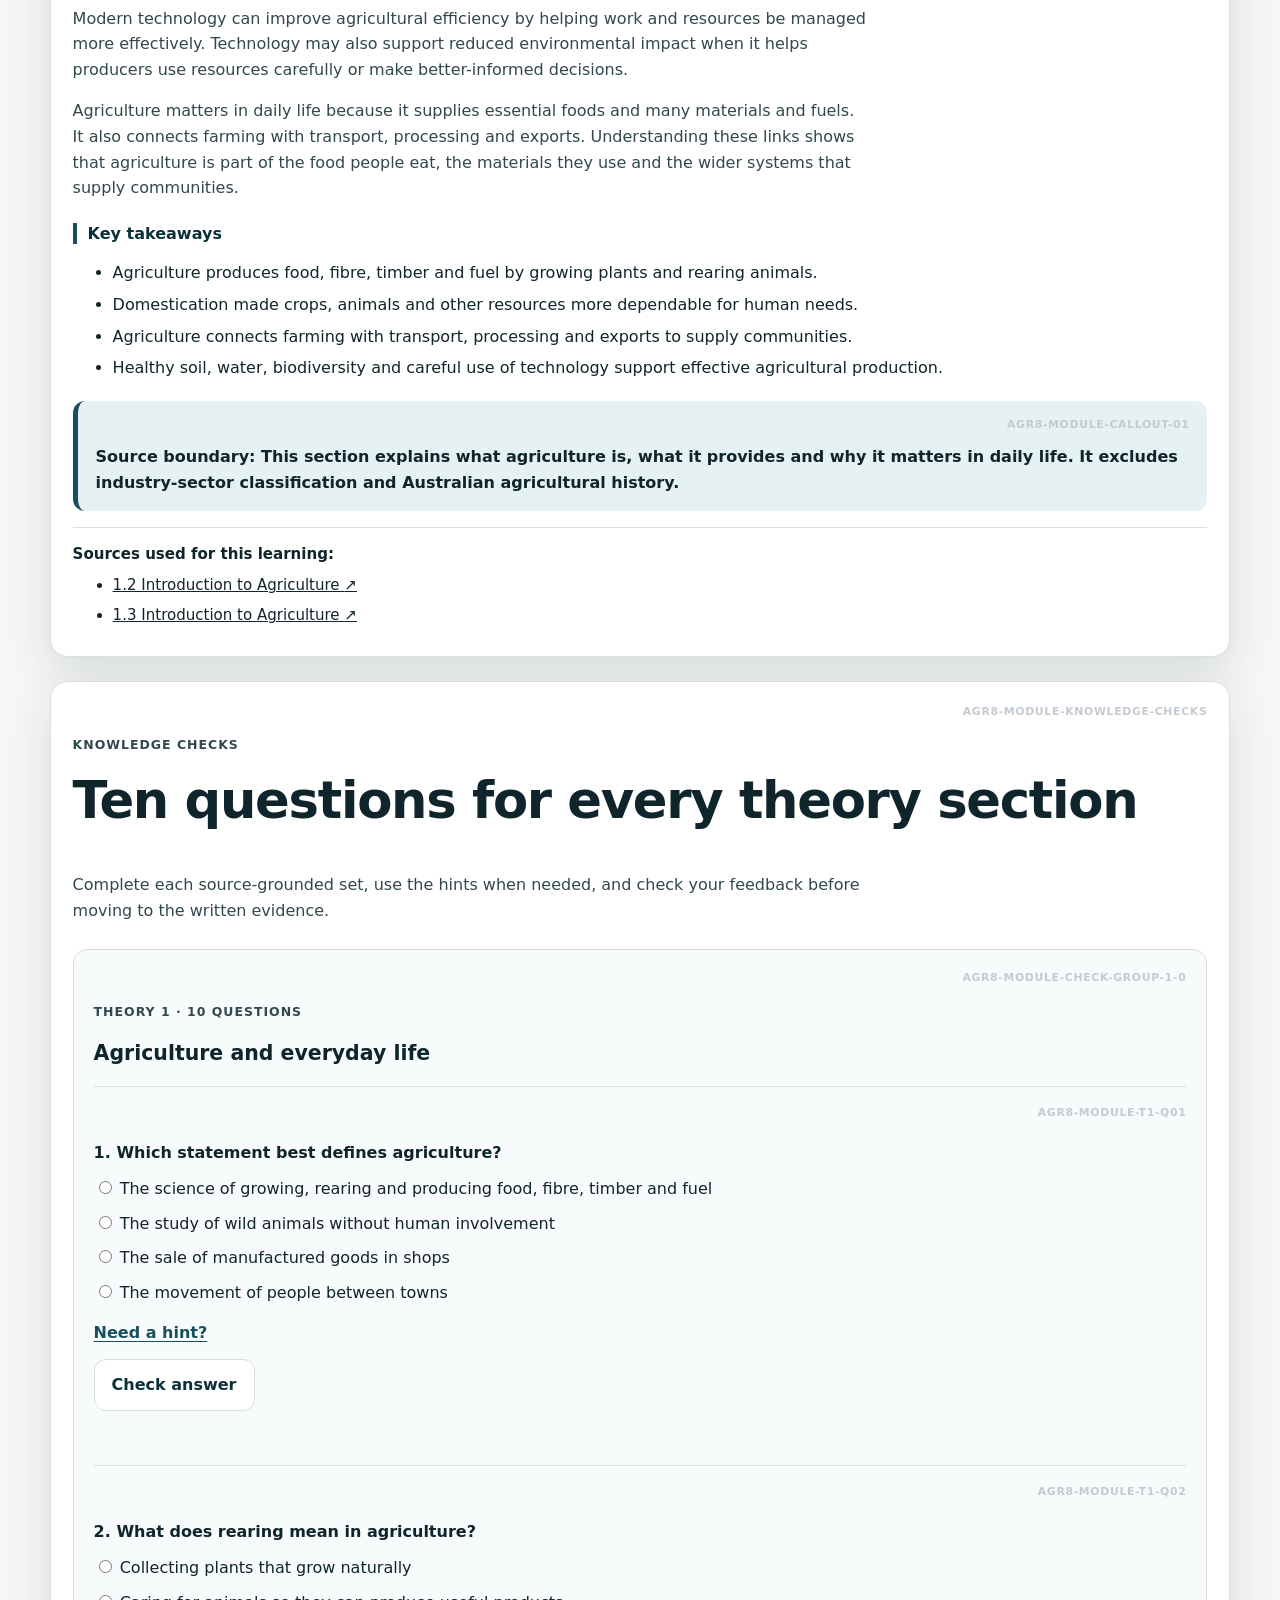
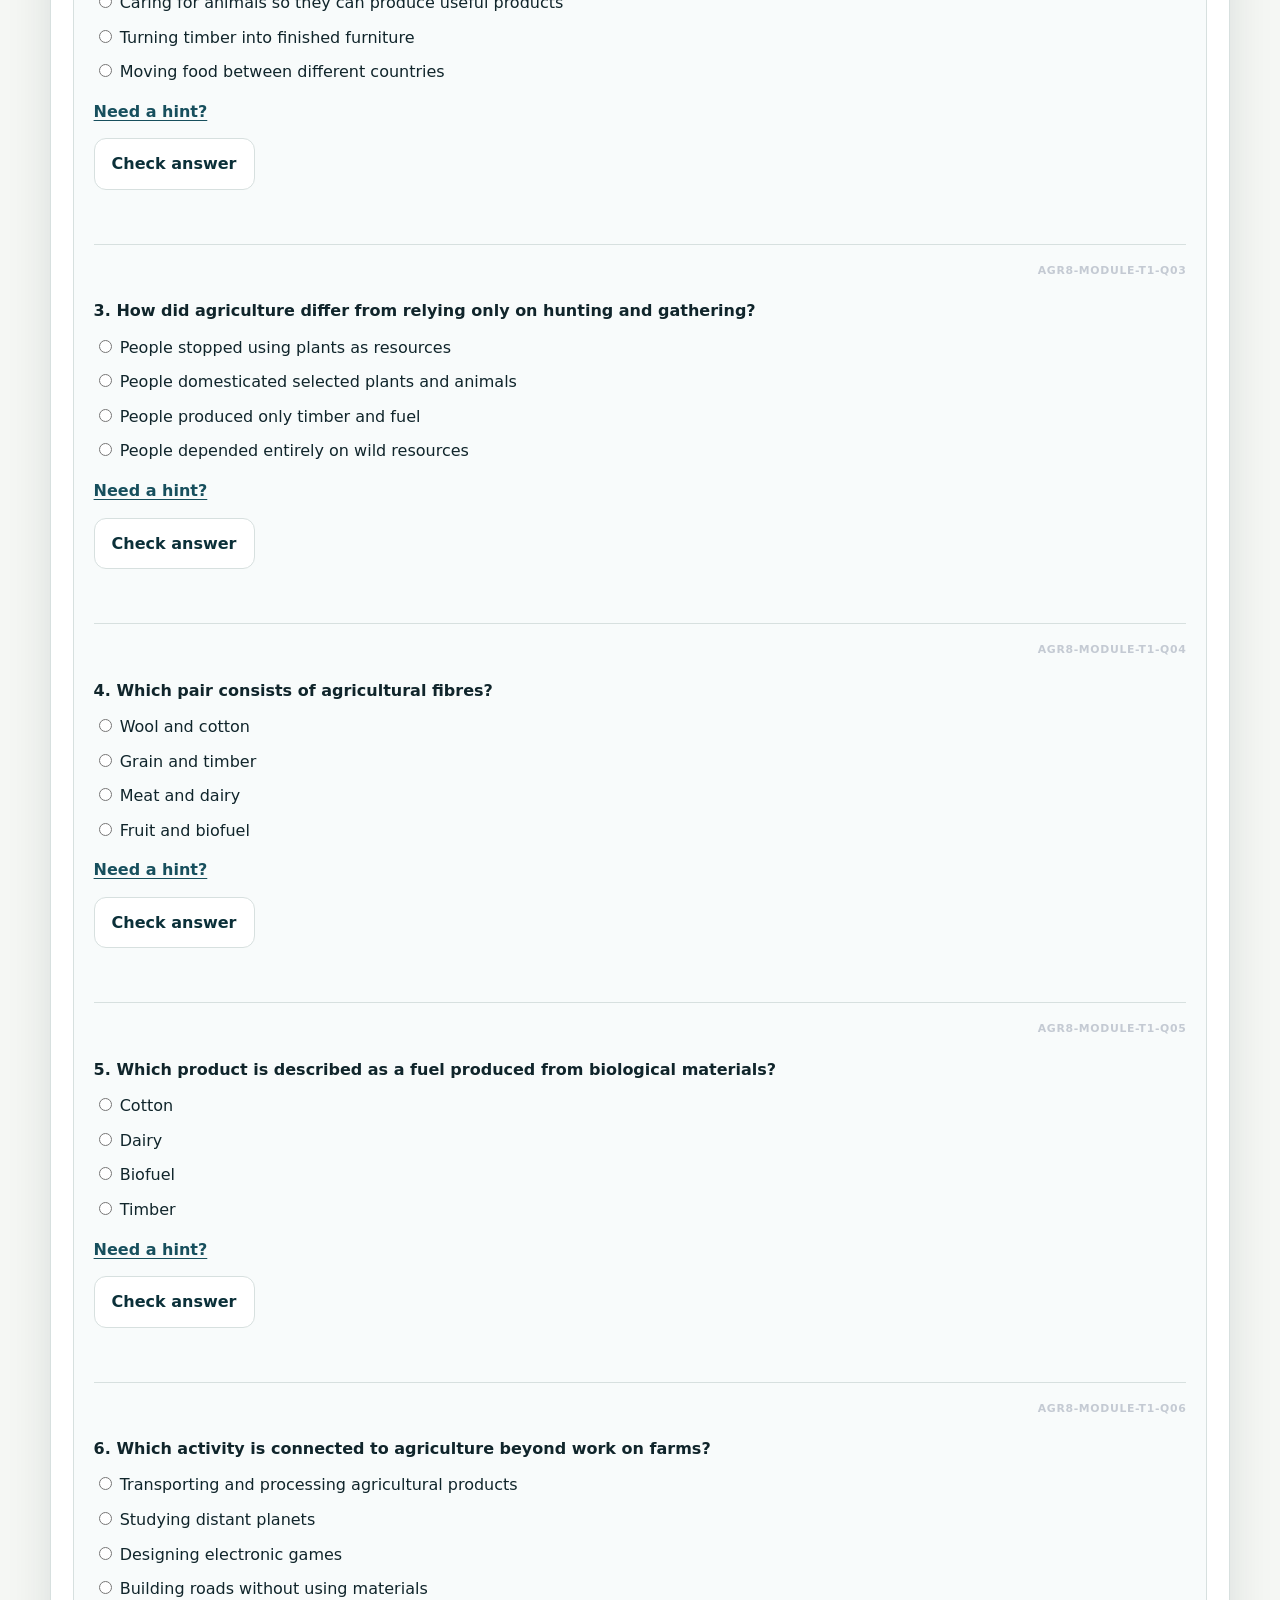
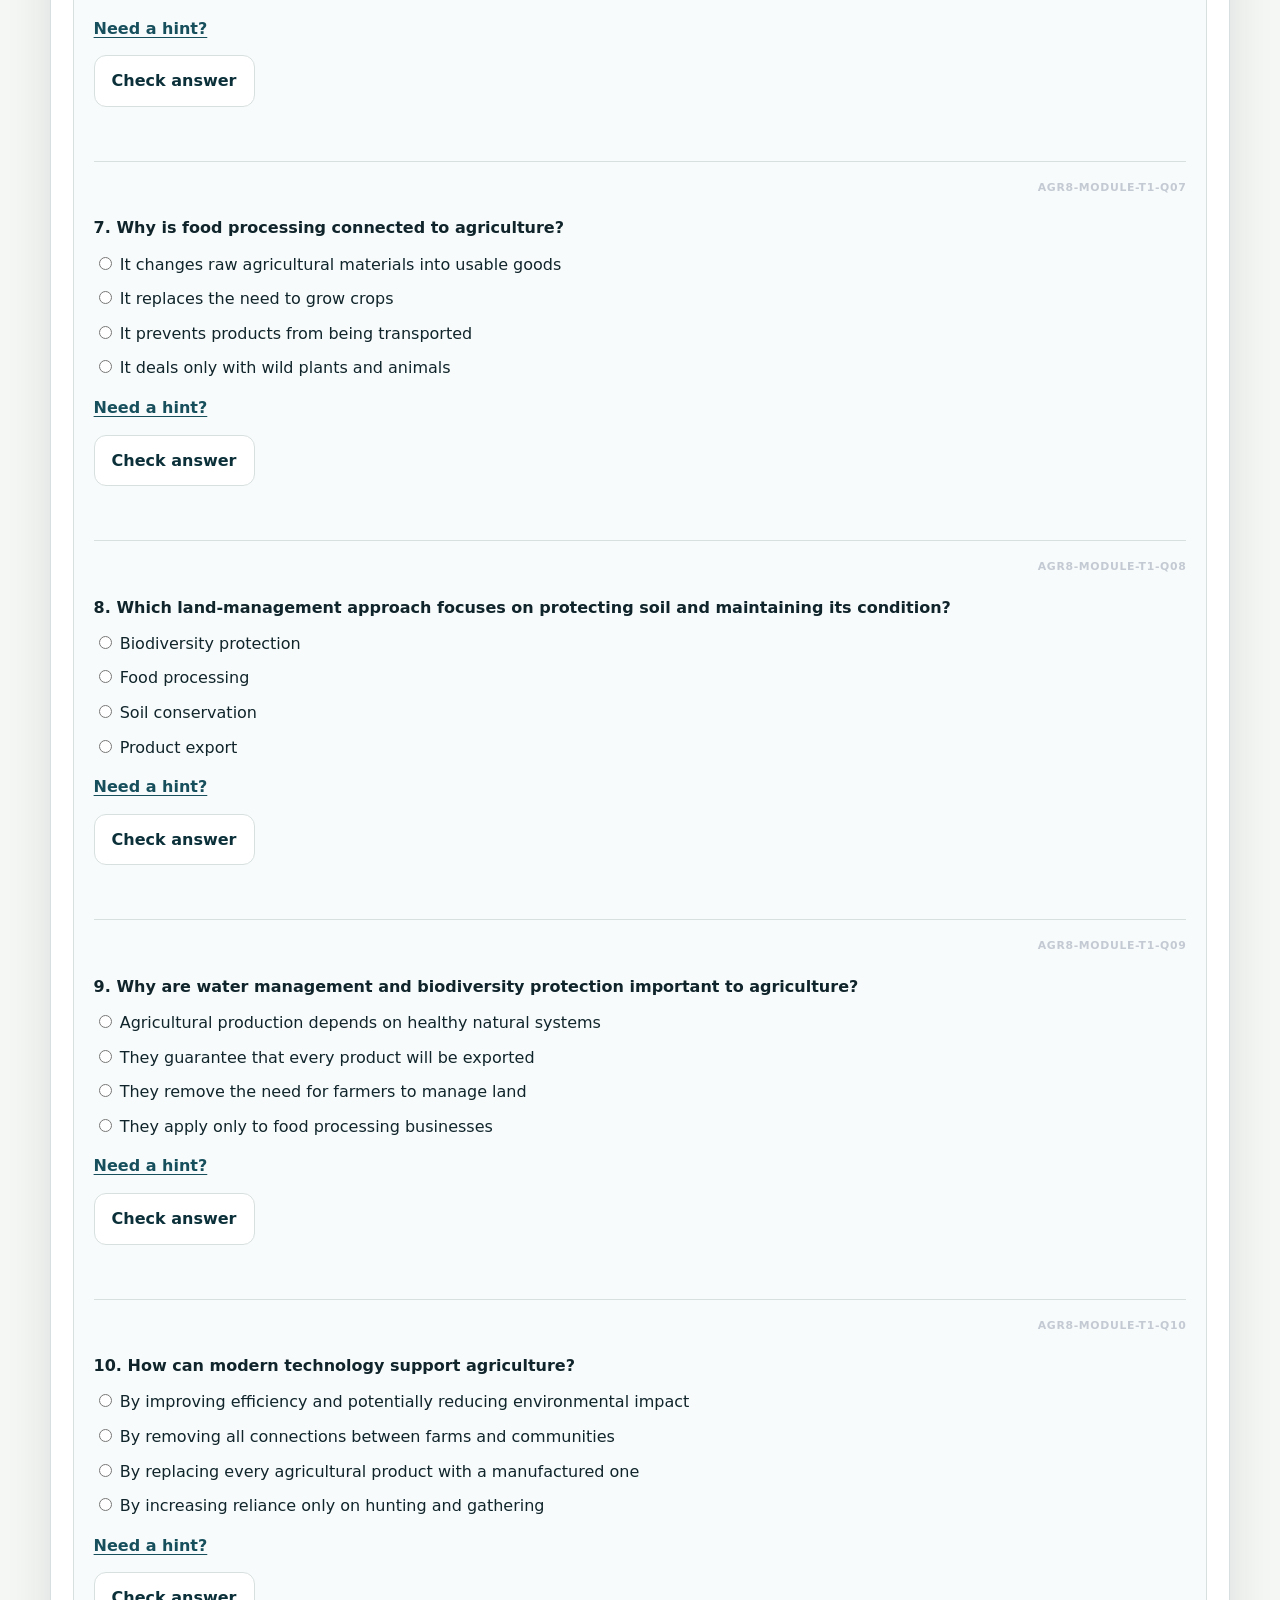
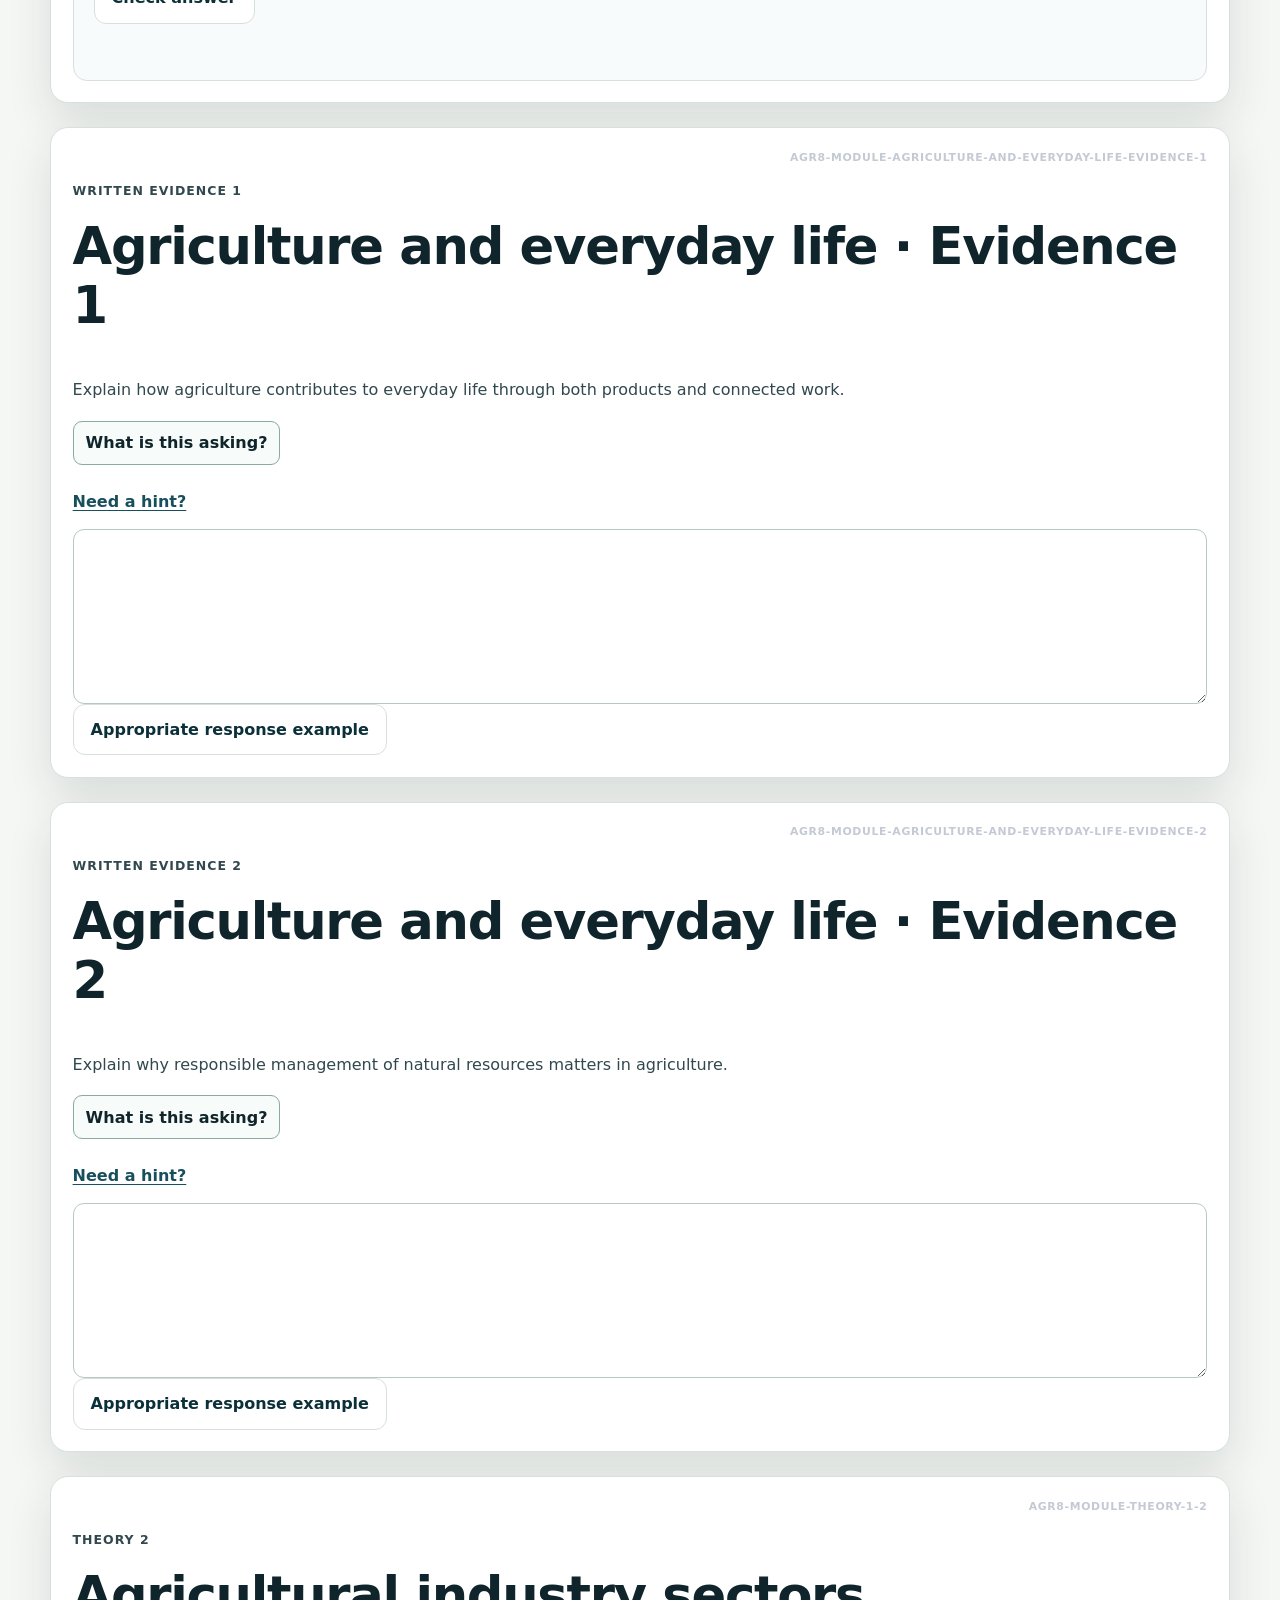
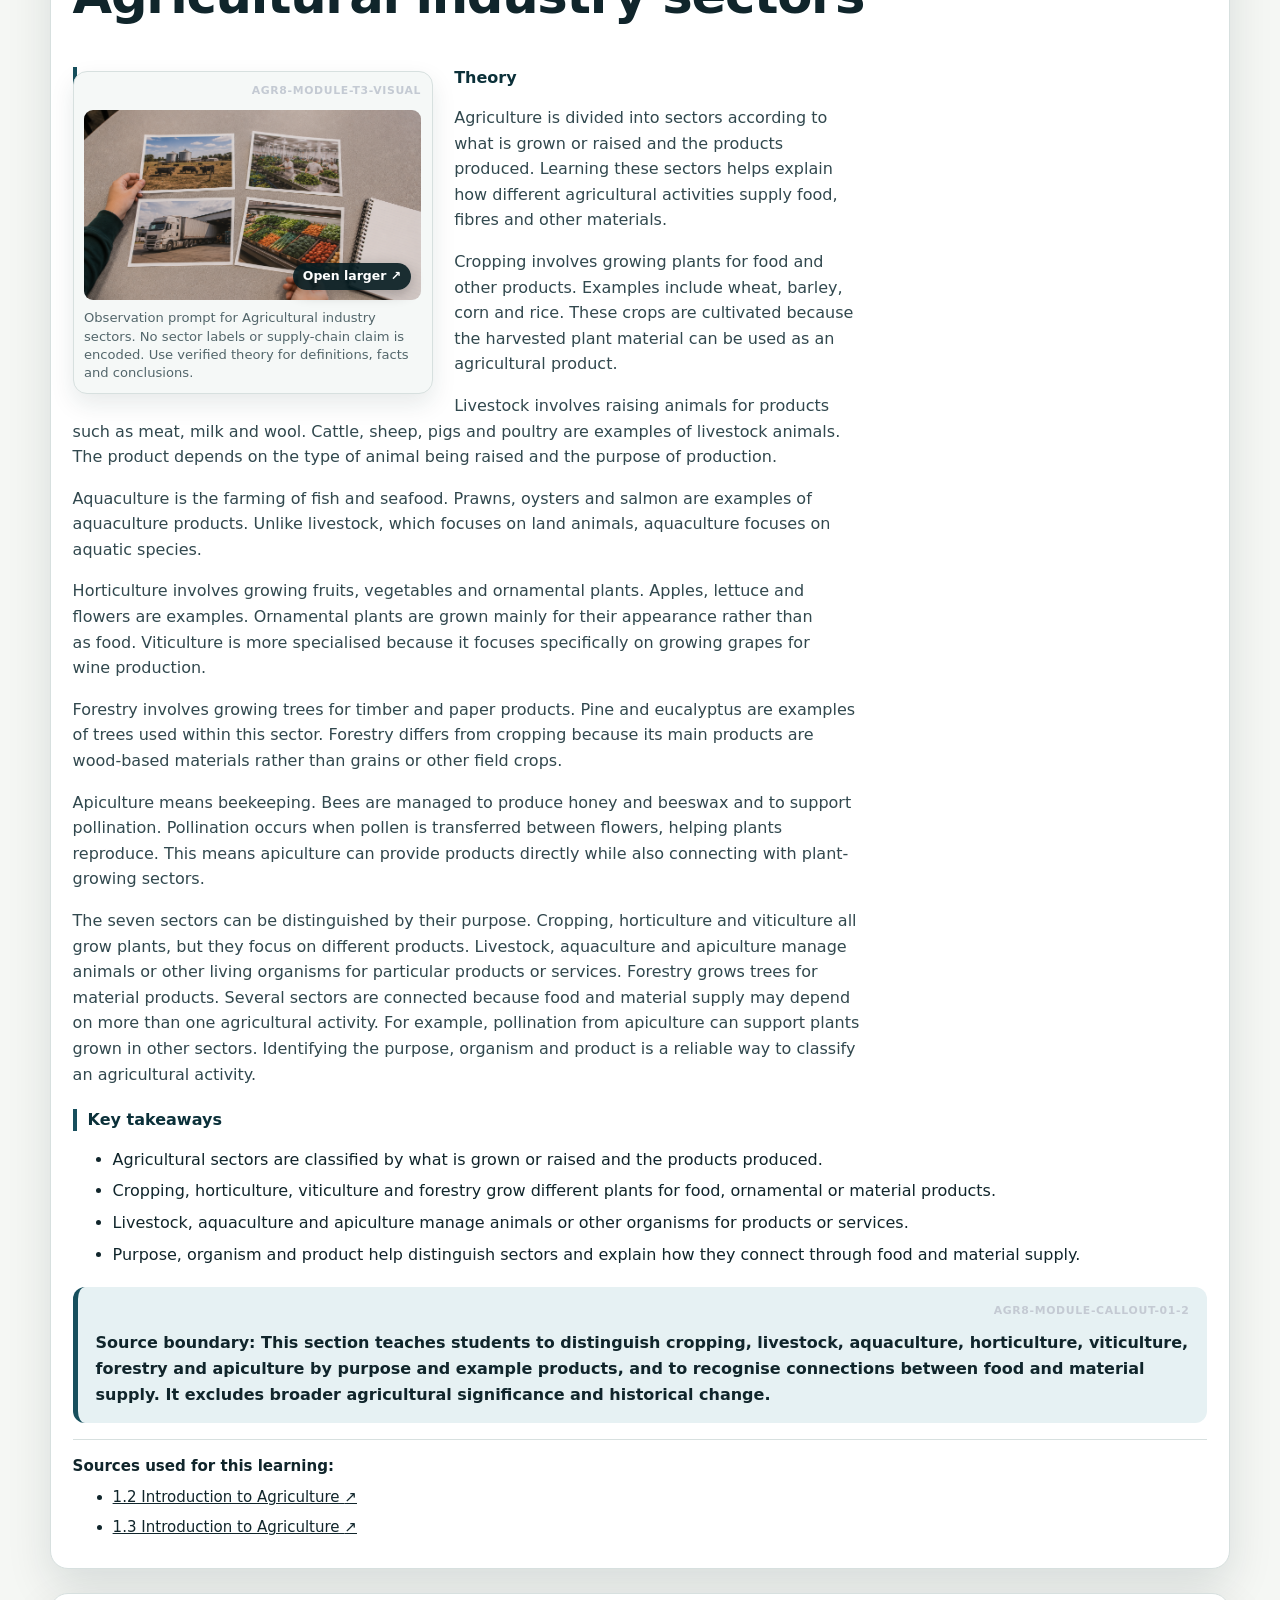
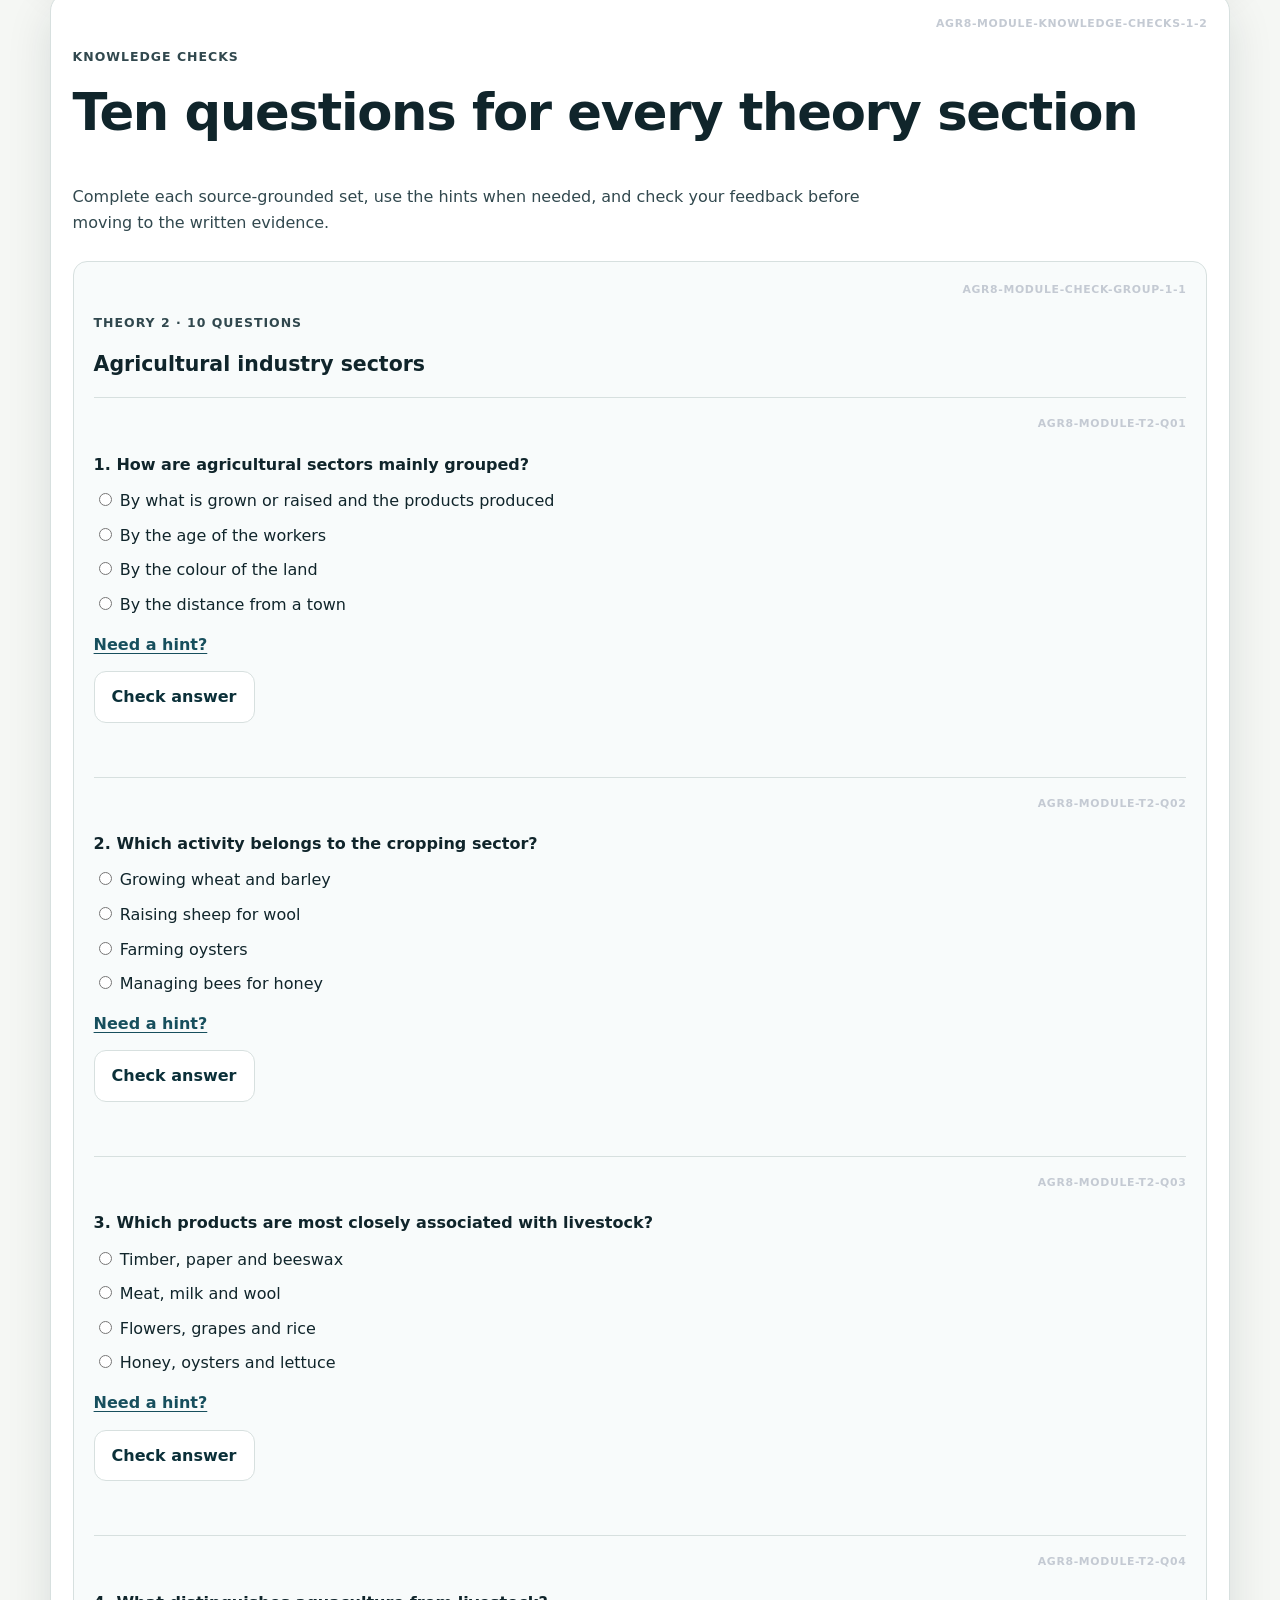
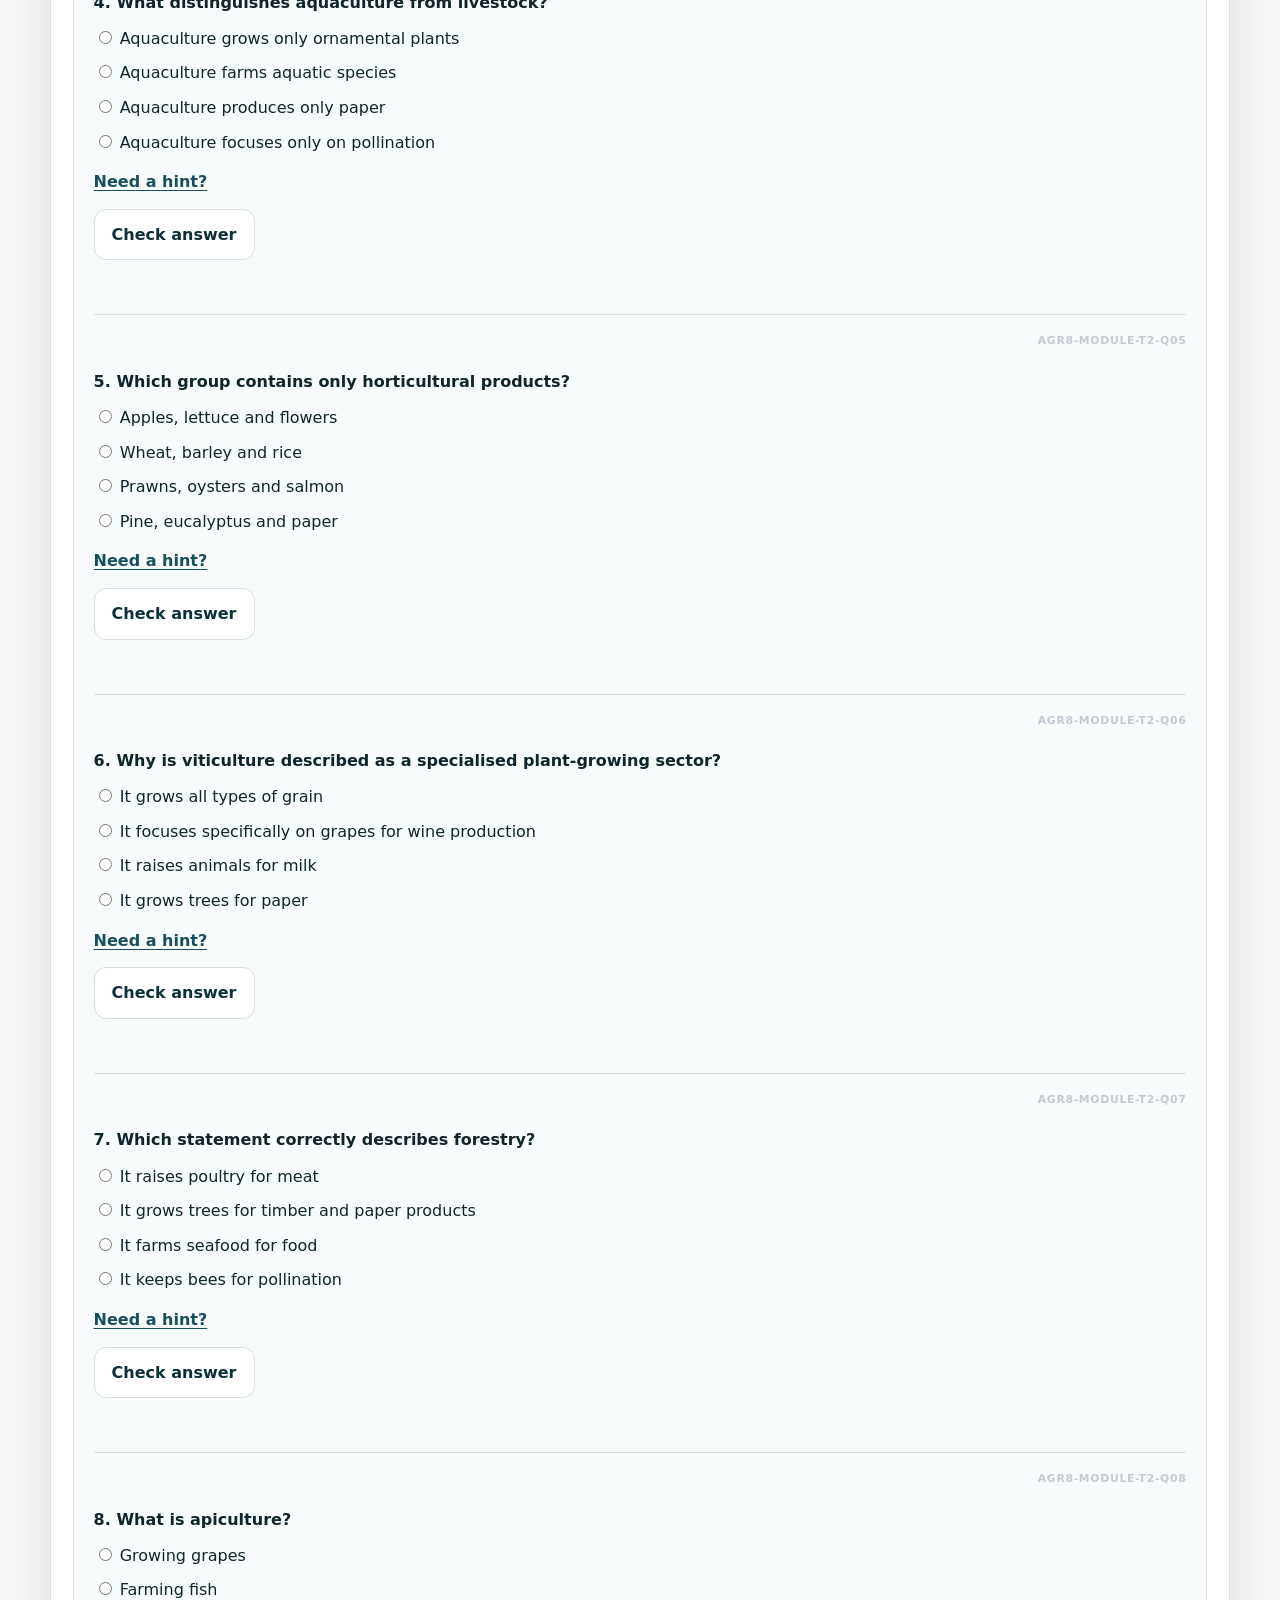
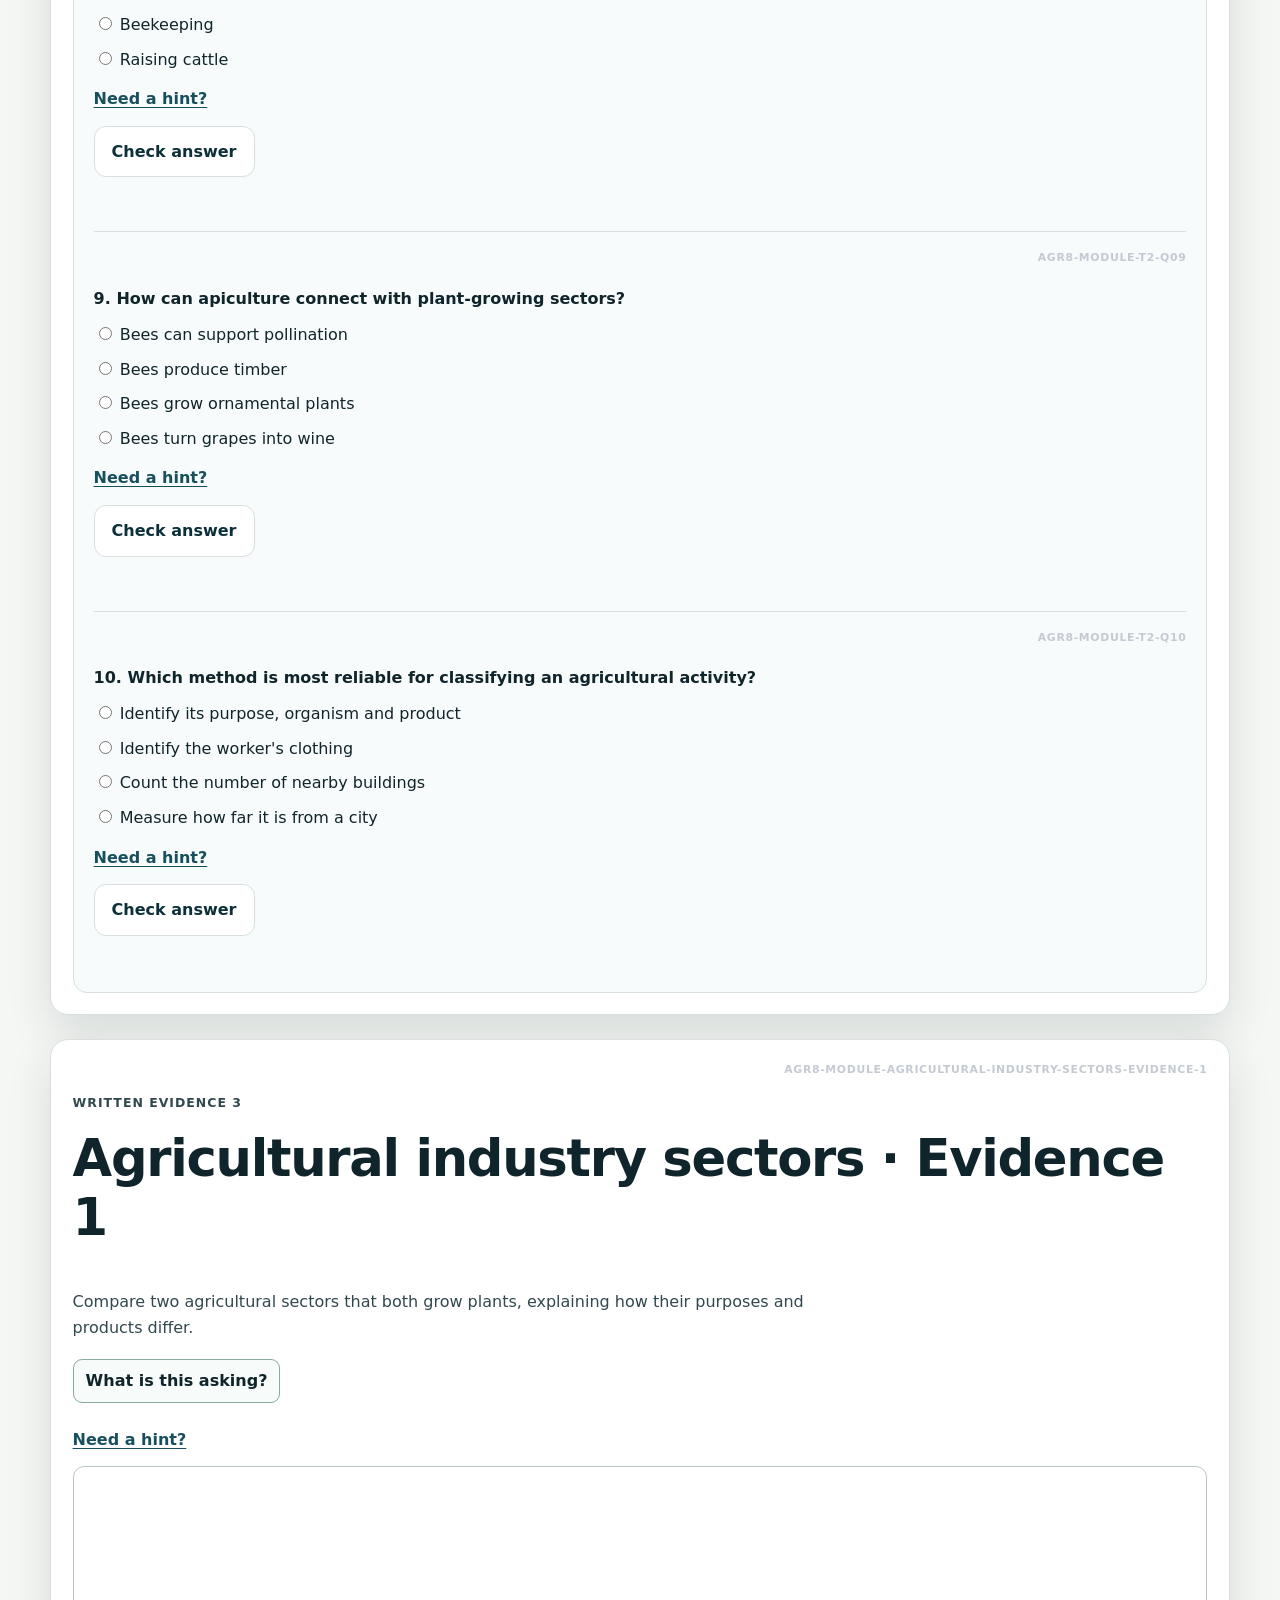
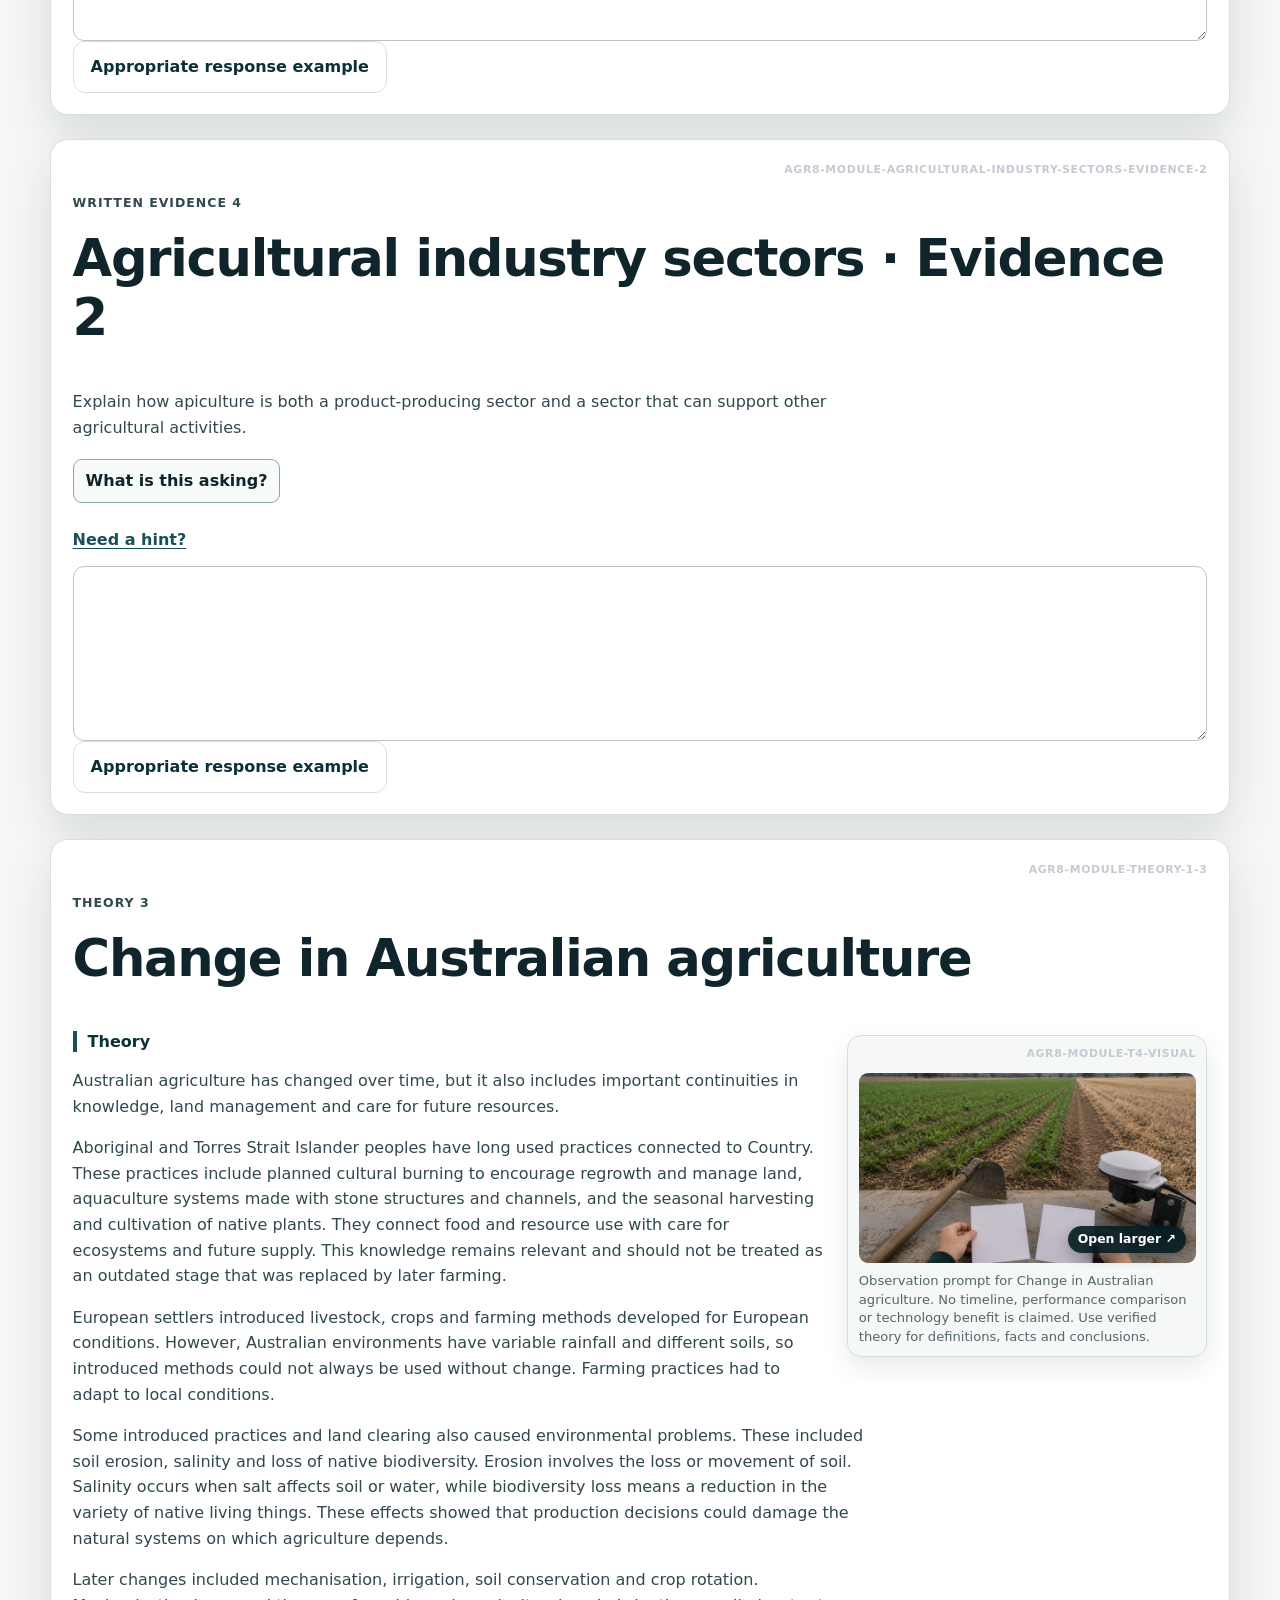
<file: module.html>
<!doctype html>
<html lang="en-AU">
<head>
  <meta charset="utf-8">
  <meta name="viewport" content="width=device-width, initial-scale=1">
  <meta name="description" content="Year 8 Agriculture Stage 4 Technology guided learning module with autosaving student evidence.">
  <title>Guided module | Year 8 Agriculture</title>
  <link rel="stylesheet" href="guided/course.css?v=20260804a">
  <link rel="stylesheet" href="shared/sister-site.css" data-sister-site-styles>
<link rel="stylesheet" href="section-reference.css?v=20260817a"><link rel="stylesheet" href="module-standard.css?v=20260817a"></head>
<body>
  <header class="site-header"><div class="nav-wrap"><a class="brand" href="index.html">Year 8 Agriculture</a><nav class="nav-links" aria-label="Course navigation"><a href="index.html#pathway">Modules</a><a href="index.html#project-plan">Plan status</a><a href="folio.html">Folio</a><a href="index.html#outcomes">Outcomes</a></nav></div></header>
  <section class="module-hero"><div class="module-hero-inner"><p class="eyebrow" data-module-kicker></p><h1 data-module-title></h1><p data-module-summary></p></div></section>
  <main class="module-main" data-module-host></main>
  <footer>Follow teacher-issued plans, demonstrations, animal-care directions and local safety procedures for every practical step.</footer>
  <script src="guided/data.js?v=20260804a"></script>
  <script src="guided/course.js?v=20260804a"></script>
  <script src="shared/hub-navigation.js" defer></script>
<script src="vendor/html2canvas.min.js"></script><script src="section-reference.js?v=20260817a" data-site-code="AGR8"></script></body>
</html>
</file>
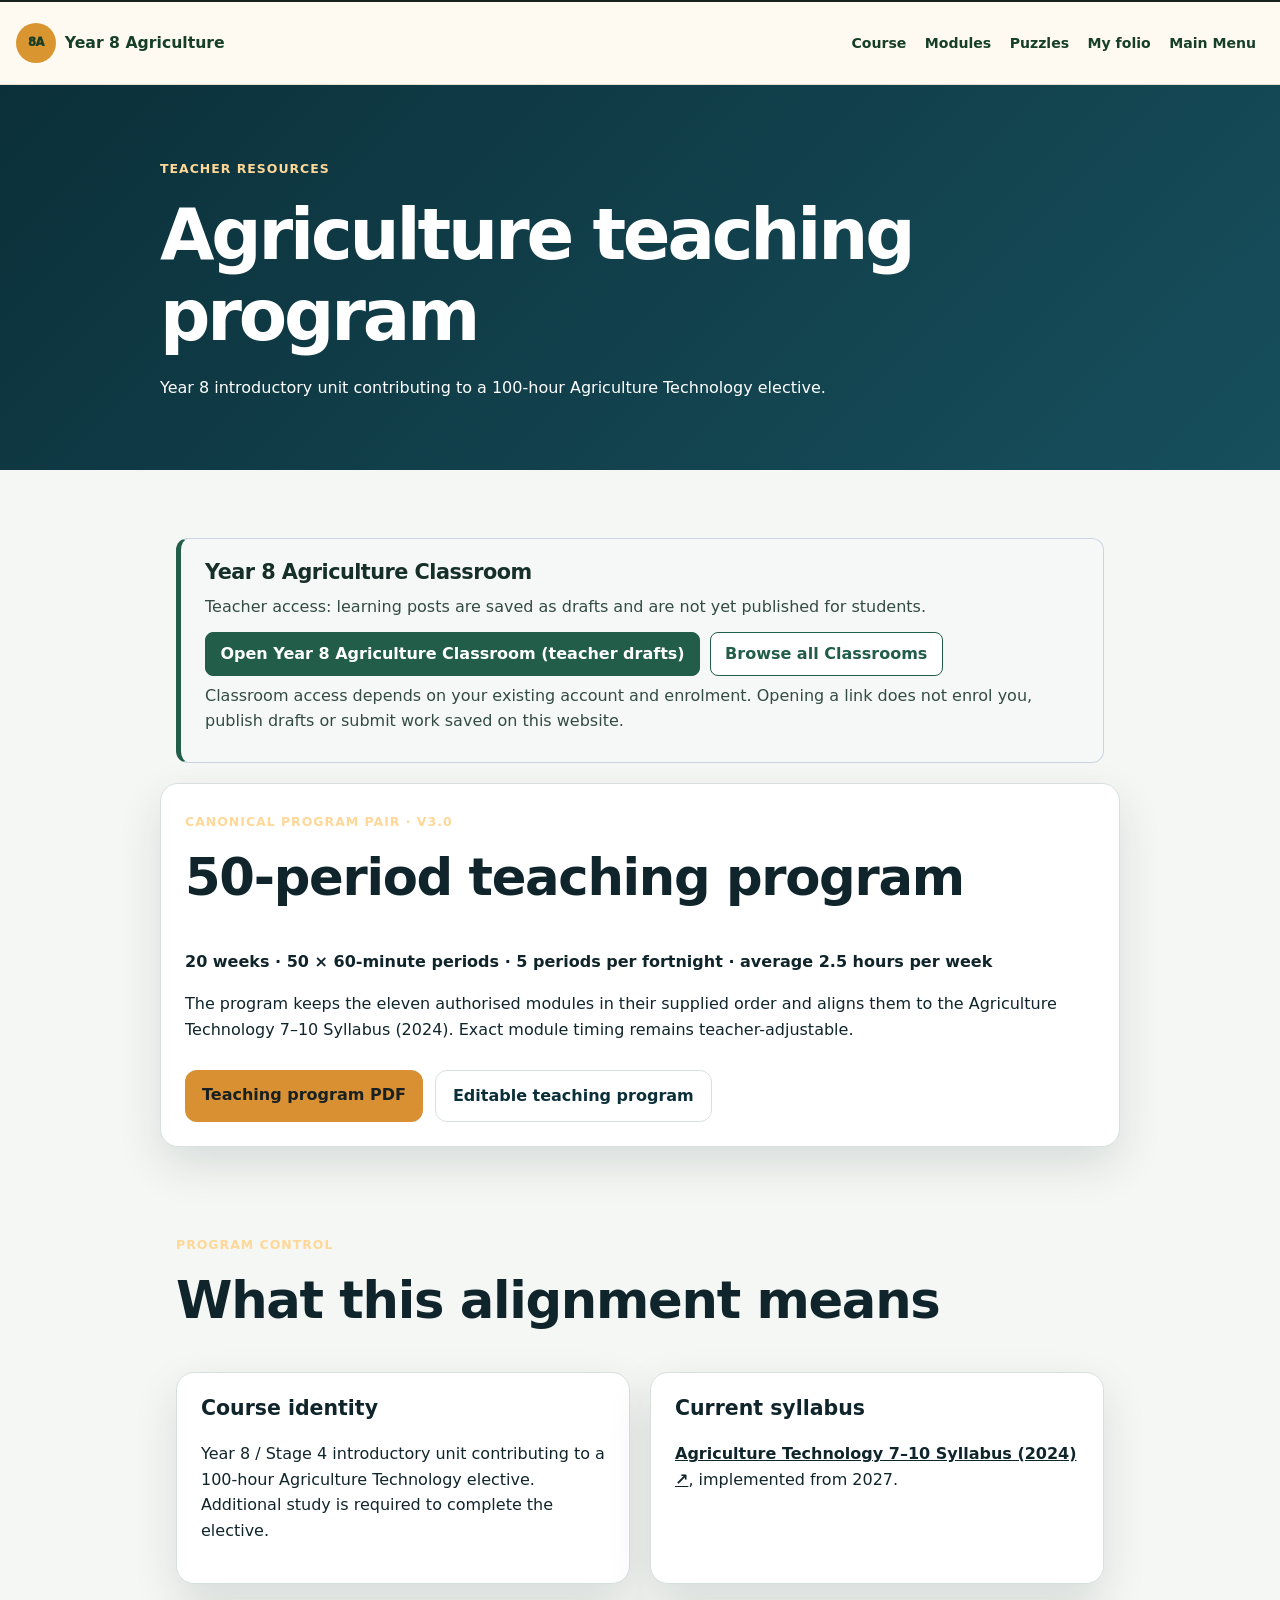
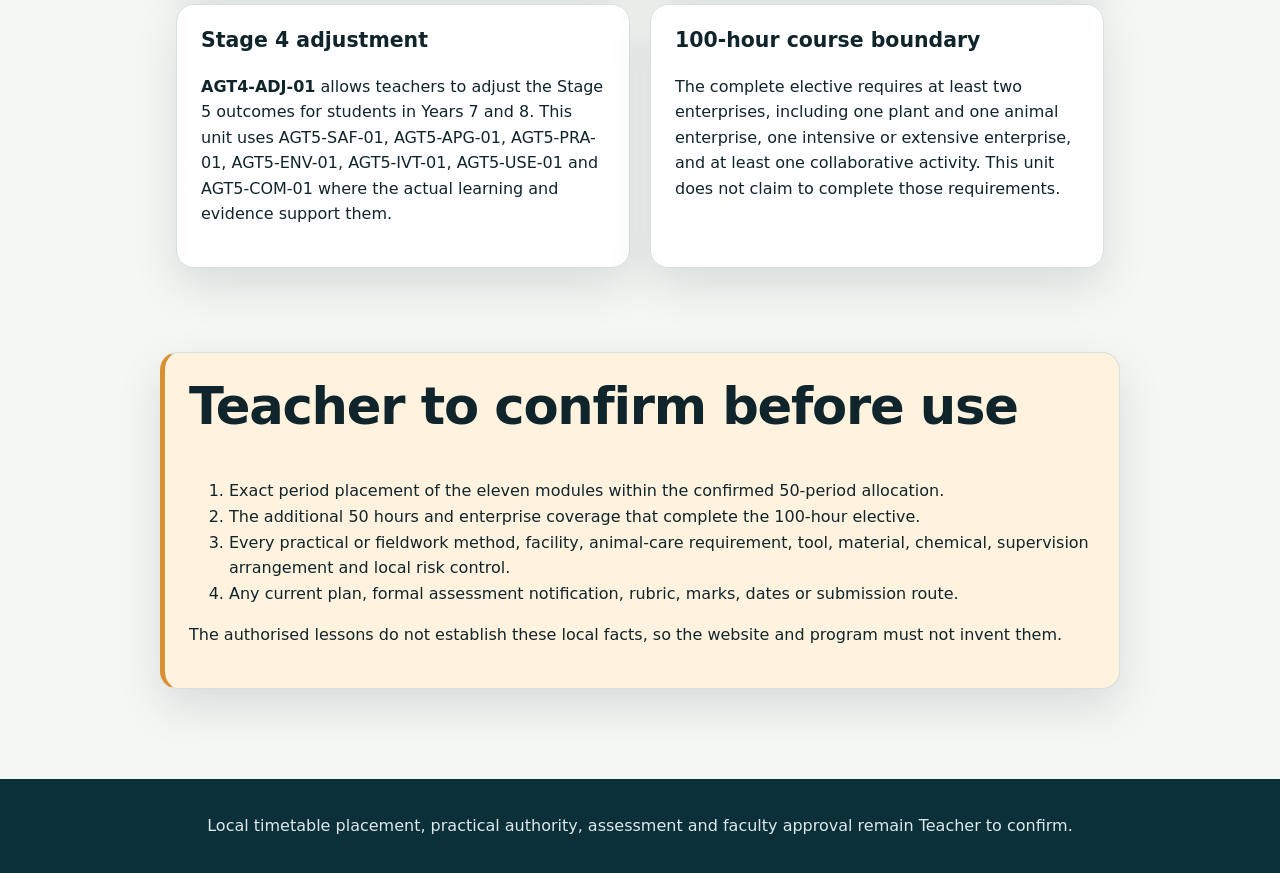
<file: teacher-resources.html>
<!doctype html>
<html lang="en-AU">
<head>
  <meta charset="utf-8">
  <meta name="viewport" content="width=device-width, initial-scale=1">
  <meta name="description" content="Teacher program and implementation boundaries for the Year 8 Agriculture Technology elective unit.">
  <title>Teacher resources | Agriculture</title>
  <link rel="stylesheet" href="guided/course.css?v=20260901-agriculture-elective-1">
  <link rel="stylesheet" href="shared/sister-site.css?v=20260901-agriculture-elective-1" data-sister-site-styles>
  <link rel="icon" href="data:,">
  <link rel="stylesheet" href="classroom-access.css">
</head>
<body>
  <a class="skip-link" href="#main">Skip to teacher resources</a>
  <header class="site-header">
    <div class="nav-wrap">
      <a class="brand" href="index.html">Agriculture</a>
      <nav class="nav-links" aria-label="Course navigation">
        <a href="index.html">Course home</a>
        <a href="index.html#pathway">Modules</a>
        <a href="folio.html">Folio</a>
        <a href="teacher-resources.html" aria-current="page">Teacher resources</a>
        <a href="https://stevencowell.github.io/Main-Page/">Main menu</a>
      </nav>
    </div>
  </header>

  <section class="module-hero">
    <div class="module-hero-inner">
      <p class="eyebrow">Teacher resources</p>
      <h1>Agriculture teaching program</h1>
      <p>Year 8 introductory unit contributing to a 100-hour Agriculture Technology elective.</p>
    </div>
  </section>

  <main id="main" class="module-main">
<!-- COURSE-CLASSROOM-ACCESS-START -->
<section class="classroom-access" id="classroom-access" aria-labelledby="classroom-access-title">
  <h2 id="classroom-access-title">Year 8 Agriculture Classroom</h2>
  <p>Teacher access: learning posts are saved as drafts and are not yet published for students.</p>
  <div class="classroom-access__actions"><a href="https://classroom.google.com/c/ODg4OTUzNzk4NzEy">Open Year 8 Agriculture Classroom (teacher drafts)</a><a href="https://stevencowell.github.io/Main-Page/classroom-library/">Browse all Classrooms</a></div>
  <p>Classroom access depends on your existing account and enrolment. Opening a link does not enrol you, publish drafts or submit work saved on this website.</p>
</section>
<!-- COURSE-CLASSROOM-ACCESS-END -->

    <section class="card" aria-labelledby="program-title">
      <p class="eyebrow">Canonical program pair · v3.0</p>
      <h2 id="program-title">50-period teaching program</h2>
      <p><strong>20 weeks · 50 × 60-minute periods · 5 periods per fortnight · average 2.5 hours per week</strong></p>
      <p>The program keeps the eleven authorised modules in their supplied order and aligns them to the Agriculture Technology 7–10 Syllabus (2024). Exact module timing remains teacher-adjustable.</p>
      <div class="button-row" data-program-link-slot>
        <a class="btn" href="resources/teacher/Agriculture-50-Period-Teaching-Program-v3.0-2027-Elective.pdf" target="_blank" rel="noopener"><strong>Teaching program PDF</strong></a>
        <a class="btn ghost" href="resources/teacher/Agriculture-50-Period-Teaching-Program-v3.0-2027-Elective.docx" download><strong>Editable teaching program</strong></a>
      </div>
    </section>

    <section class="section" aria-labelledby="program-control-title">
      <p class="eyebrow">Program control</p>
      <h2 id="program-control-title">What this alignment means</h2>
      <div class="grid two" style="margin-top:28px">
        <article class="card">
          <h3>Course identity</h3>
          <p>Year 8 / Stage 4 introductory unit contributing to a 100-hour Agriculture Technology elective. Additional study is required to complete the elective.</p>
        </article>
        <article class="card">
          <h3>Current syllabus</h3>
          <p><a href="https://curriculum.nsw.edu.au/learning-areas/tas/agriculture-technology-7-10-2024/overview/course" target="_blank" rel="noopener"><strong>Agriculture Technology 7–10 Syllabus (2024) ↗</strong></a>, implemented from 2027.</p>
        </article>
        <article class="card">
          <h3>Stage 4 adjustment</h3>
          <p><strong>AGT4-ADJ-01</strong> allows teachers to adjust the Stage 5 outcomes for students in Years 7 and 8. This unit uses AGT5-SAF-01, AGT5-APG-01, AGT5-PRA-01, AGT5-ENV-01, AGT5-IVT-01, AGT5-USE-01 and AGT5-COM-01 where the actual learning and evidence support them.</p>
        </article>
        <article class="card">
          <h3>100-hour course boundary</h3>
          <p>The complete elective requires at least two enterprises, including one plant and one animal enterprise, one intensive or extensive enterprise, and at least one collaborative activity. This unit does not claim to complete those requirements.</p>
        </article>
      </div>
    </section>

    <section class="card pending" aria-labelledby="confirm-title">
      <h2 id="confirm-title">Teacher to confirm before use</h2>
      <ol>
        <li>Exact period placement of the eleven modules within the confirmed 50-period allocation.</li>
        <li>The additional 50 hours and enterprise coverage that complete the 100-hour elective.</li>
        <li>Every practical or fieldwork method, facility, animal-care requirement, tool, material, chemical, supervision arrangement and local risk control.</li>
        <li>Any current plan, formal assessment notification, rubric, marks, dates or submission route.</li>
      </ol>
      <p>The authorised lessons do not establish these local facts, so the website and program must not invent them.</p>
    </section>
  </main>

  <footer>Local timetable placement, practical authority, assessment and faculty approval remain Teacher to confirm.</footer>
  <script src="shared/hub-navigation.js?v=20260901-agriculture-elective-1" defer></script>
</body>
</html>
</file>
<file: guided/course.css>
:root {
  --ink: #10252b;
  --muted: #53666b;
  --paper: #f5f7f4;
  --card: #ffffff;
  --steel: #174f5d;
  --steel-dark: #0b3039;
  --amber: #d99032;
  --amber-pale: #fff3df;
  --line: #d7e0df;
  --success: #26704b;
  --danger: #a33a32;
  --shadow: 0 18px 45px rgba(12, 37, 43, 0.12);
  --radius: 18px;
}

* { box-sizing: border-box; }
html { scroll-behavior: smooth; }
body {
  margin: 0;
  overflow-x: hidden;
  color: var(--ink);
  background: var(--paper);
  font-family: Inter, ui-sans-serif, system-ui, -apple-system, BlinkMacSystemFont, "Segoe UI", sans-serif;
  line-height: 1.6;
}
.skip-link { position: fixed; top: 8px; left: 8px; z-index: 1000; transform: translateY(-180%); padding: 9px 13px; border-radius: 8px; background: white; color: var(--ink); font-weight: 750; }
.skip-link:focus { transform: translateY(0); }
a { color: inherit; }
img { max-width: 100%; display: block; }
button, input, textarea, select { font: inherit; }

.site-header {
  position: sticky;
  top: 0;
  z-index: 20;
  background: rgba(9, 37, 44, 0.96);
  color: white;
  backdrop-filter: blur(12px);
}
.nav-wrap {
  width: min(1160px, calc(100% - 32px));
  min-height: 68px;
  margin: 0 auto;
  display: flex;
  flex-wrap: wrap;
  align-items: center;
  justify-content: space-between;
  gap: 20px;
}
.brand { font-weight: 850; text-decoration: none; letter-spacing: .01em; }
.nav-links { display: flex; flex-wrap: wrap; max-width: 100%; gap: 8px; }
.nav-links a {
  padding: 8px 11px;
  border-radius: 999px;
  text-decoration: none;
  color: #e7f1f2;
}
.nav-links a:hover, .nav-links a:focus-visible { background: rgba(255,255,255,.12); }

.hero { min-height: 570px; color: white; display: grid; align-items: center; background: linear-gradient(135deg, #061c22, #174f5d); }
.sister-hero .hero-inner { display: grid; grid-template-columns: minmax(0, 1.1fr) minmax(300px, .9fr); gap: 34px; align-items: center; }
.hero-showcase { margin: 42px 0; overflow: hidden; border: 1px solid rgba(255,255,255,.24); border-radius: 22px; background: rgba(255,255,255,.08); box-shadow: var(--shadow); }
.hero-showcase img { width: 100%; min-height: 360px; object-fit: cover; }
.hero-showcase figcaption { padding: 12px 16px; color: #e9f1f1; font-size: .84rem; line-height: 1.45; }
.hero-inner, .section, .module-main, .folio-main {
  width: min(1160px, calc(100% - 32px));
  margin-inline: auto;
}
.hero-copy { width: min(630px, 100%); padding: 90px 0 80px; }
.hero-copy, .module-hero-inner, .module-main, .folio-main { max-width: calc(100vw - 32px); }
.eyebrow {
  display: inline-flex;
  align-items: center;
  gap: 8px;
  margin: 0 0 16px;
  color: #ffd797;
  font-weight: 850;
  letter-spacing: .08em;
  text-transform: uppercase;
  font-size: .78rem;
}
h1, h2, h3 { line-height: 1.15; margin-top: 0; }
h1 { font-size: clamp(2.7rem, 7vw, 5.5rem); letter-spacing: -.045em; margin-bottom: 18px; }
h2 { font-size: clamp(2rem, 4vw, 3.2rem); letter-spacing: -.025em; }
h3 { font-size: 1.28rem; }
.hero p { font-size: clamp(1.05rem, 2vw, 1.3rem); color: #e9f1f1; }
.hero-actions, .button-row { display: flex; flex-wrap: wrap; gap: 12px; margin-top: 28px; }
.btn {
  border: 0;
  border-radius: 12px;
  padding: 12px 17px;
  background: var(--amber);
  color: #172022;
  font-weight: 850;
  text-decoration: none;
  cursor: pointer;
}
.btn:hover, .btn:focus-visible { filter: brightness(1.05); transform: translateY(-1px); }
.btn.secondary { color: white; background: rgba(255,255,255,.13); border: 1px solid rgba(255,255,255,.3); }
.btn.ghost { background: white; border: 1px solid var(--line); color: var(--steel-dark); }

.section { padding: 84px 0; }
.section.tint { width: 100%; max-width: none; background: #e9efed; }
.section.tint > .section-inner { width: min(1160px, calc(100% - 32px)); margin: auto; }
.section-intro { max-width: 760px; color: var(--muted); font-size: 1.08rem; }
.grid { display: grid; gap: 20px; }
.grid.three { grid-template-columns: repeat(3, minmax(0, 1fr)); }
.grid.two { grid-template-columns: repeat(2, minmax(0, 1fr)); }
.card {
  background: var(--card);
  border: 1px solid var(--line);
  border-radius: var(--radius);
  padding: 24px;
  box-shadow: var(--shadow);
}
.module-card { position: relative; display: flex; flex-direction: column; min-height: 295px; }
.module-card .stage { color: var(--steel); font-size: .82rem; font-weight: 900; text-transform: uppercase; letter-spacing: .08em; }
.module-card p { color: var(--muted); }
.module-card .module-link { margin-top: auto; font-weight: 850; color: var(--steel); }
.status-pill {
  display: inline-flex;
  width: fit-content;
  padding: 5px 10px;
  border-radius: 999px;
  background: #e2eee8;
  color: var(--success);
  font-size: .78rem;
  font-weight: 850;
}
.outcome-list { list-style: none; padding: 0; display: grid; gap: 10px; }
.outcome-list li { border-left: 4px solid var(--amber); padding: 8px 0 8px 14px; }
.resource-card a { color: var(--steel); font-weight: 800; }
.pending { border-left: 5px solid var(--amber); background: var(--amber-pale); }

.module-hero {
  color: white;
  padding: 70px 0 54px;
  background: linear-gradient(135deg, var(--steel-dark), var(--steel));
}
.module-hero-inner { width: min(960px, calc(100% - 32px)); margin: auto; }
.module-hero h1 { font-size: clamp(2.3rem, 6vw, 4.4rem); }
.module-main, .folio-main { width: min(960px, calc(100% - 32px)); padding: 48px 0 90px; }
.progress-panel { margin: -28px auto 28px; position: relative; }
.progress-track { height: 10px; background: #dae3e1; border-radius: 999px; overflow: hidden; }
.progress-fill { height: 100%; width: 0; background: linear-gradient(90deg, var(--amber), #efbb62); transition: width .2s ease; }
.student-grid { display: grid; grid-template-columns: 1fr 1fr; gap: 16px; }
label { font-weight: 750; }
input[type="text"], input[type="password"], select, textarea {
  width: 100%;
  margin-top: 6px;
  border: 1px solid #b8c7c5;
  border-radius: 11px;
  padding: 11px 12px;
  background: #fff;
  color: var(--ink);
}
textarea { min-height: 135px; resize: vertical; }
.theory-section { margin-top: 24px; display: flow-root; }
.theory-section p { max-width: 78ch; color: #31484e; text-wrap: pretty; }
.theory-chunk-heading {
  margin: 22px 0 8px;
  padding-left: 11px;
  border-left: 4px solid var(--steel);
  color: var(--steel-dark);
  font-size: 1rem;
  line-height: 1.35;
}
.theory-section li + li { margin-top: 6px; }
.written-evidence { width: 100%; min-width: 0; }
.clarification-button { min-height: 44px; margin: 2px 0 10px; padding: 8px 12px; border: 1px solid #8aa9a0; border-radius: 9px; background: #f7fbf9; color: var(--ink); font: inherit; font-weight: 750; cursor: pointer; }
.clarification-button:hover { background: #edf4f1; }
.clarification-button:focus-visible { outline: 3px solid #236e5b; outline-offset: 3px; }
.clarification-panel { max-width: 68ch; margin: 0 0 12px; padding: 11px 13px; border-left: 4px solid #3c806e; border-radius: 0 9px 9px 0; background: #edf4f1; overflow-wrap: anywhere; }
.written-evidence textarea {
  display: block;
  width: 100%;
  max-width: none;
  min-width: 0;
  min-height: 175px;
  line-height: 1.55;
  overflow-wrap: break-word;
}
.theory-visual {
  float: right;
  width: min(38%, 360px);
  margin: .25rem 0 1rem 1.35rem;
  padding: .65rem;
  border: 1px solid var(--line);
  border-radius: 14px;
  background: #f5f8f7;
  box-shadow: 0 10px 24px rgba(17, 46, 52, .1);
}
.theory-visual--left { float: left; margin: .25rem 1.35rem 1rem 0; }
.zoomable-infographic { position: relative; display: block; color: white; text-decoration: none; cursor: zoom-in; }
.zoomable-infographic:focus-visible { outline: 4px solid var(--amber); outline-offset: 4px; }
.zoomable-infographic:hover .infographic-open-label,
.zoomable-infographic:focus-visible .infographic-open-label { background: var(--amber); color: #172022; }
.infographic-open-label {
  position: absolute;
  right: 10px;
  bottom: 10px;
  z-index: 2;
  padding: 6px 10px;
  border-radius: 999px;
  background: rgba(6, 28, 34, .9);
  color: white;
  font-size: .78rem;
  font-weight: 850;
  line-height: 1.2;
  box-shadow: 0 4px 14px rgba(0, 0, 0, .24);
}
.theory-visual__image {
  width: 100%;
  aspect-ratio: 16 / 9;
  border-radius: 9px;
  background-repeat: no-repeat;
  background-size: cover;
  background-position: center;
  background-color: var(--ink);
}
.theory-visual figcaption { margin-top: .6rem; color: var(--muted); font-size: .82rem; line-height: 1.4; }
.tool-photo-gallery { clear: both; display: grid; grid-template-columns: repeat(auto-fit, minmax(180px, 1fr)); gap: 14px; margin: 24px 0; }
.tool-photo-card { min-width: 0; margin: 0; padding: 10px; border: 1px solid var(--line); border-radius: 13px; background: #f5f8f7; }
.tool-photo-link { border-radius: 9px; overflow: hidden; background: #e7eceb; }
.tool-photo-link img { width: 100%; aspect-ratio: 4 / 3; object-fit: contain; background: #f3f5f4; }
.tool-photo-card figcaption { margin-top: 9px; color: var(--muted); font-size: .82rem; line-height: 1.45; }
.tool-photo-credit { display: block; margin-top: 5px; font-size: .76rem; }
.tool-photo-credit a { color: var(--steel-dark); font-weight: 750; }
.plan-guidance { clear: both; margin: 30px 0 8px; padding-top: 26px; border-top: 2px solid var(--line); }
.plan-guidance > h3 { font-size: clamp(1.45rem, 3vw, 2rem); }
.plan-guidance > h4 { margin: 20px 0 8px; color: var(--steel-dark); }
.plan-sheet-gallery { display: grid; grid-template-columns: repeat(2, minmax(0, 1fr)); gap: 16px; margin-top: 24px; }
.plan-sheet-card { min-width: 0; margin: 0; padding: 11px; border: 1px solid var(--line); border-radius: 14px; background: #f5f8f7; }
.plan-preview-link { overflow: hidden; border: 1px solid #c7d1d0; border-radius: 10px; background: white; }
.plan-preview-link img { width: 100%; aspect-ratio: 1.45 / 1; object-fit: contain; background: white; }
.plan-sheet-card figcaption { margin-top: 10px; color: var(--muted); font-size: .84rem; line-height: 1.45; }
.plan-sheet-card figcaption > strong, .plan-sheet-card figcaption > span { display: block; }
.plan-sheet-card figcaption > strong { margin-bottom: 4px; color: var(--ink); }
.plan-actions { display: flex !important; flex-wrap: wrap; gap: 8px 12px; margin-top: 10px; }
.plan-open-link, .plan-download-link { color: var(--steel-dark); font-weight: 850; text-underline-offset: 3px; }
.plan-open-link:focus-visible, .plan-download-link:focus-visible { outline: 3px solid var(--amber); outline-offset: 3px; }
.video-learning { clear: both; margin: 30px 0 8px; padding: 22px; border: 1px solid var(--line); border-radius: 16px; background: #f7fbf9; }
.video-learning > h3 { margin: 3px 0 2px; color: var(--ink); font-size: clamp(1.35rem, 3vw, 1.8rem); }
.video-learning__channel { margin: 0 0 16px; color: var(--muted) !important; font-size: .9rem; font-weight: 750; }
.video-learning__grid { display: grid; grid-template-columns: minmax(0, 1.35fr) minmax(240px, .85fr); gap: 18px; align-items: start; }
.video-learning__player { min-width: 0; aspect-ratio: 16 / 9; overflow: hidden; border-radius: 12px; background: #0b1d22; box-shadow: 0 10px 24px rgba(17, 46, 52, .14); }
.video-learning__player iframe { display: block; width: 100%; height: 100%; border: 0; }
.video-learning__notes { min-width: 0; }
.video-learning__notes h4 { margin: 0 0 5px; color: var(--steel-dark); font-size: 1rem; }
.video-learning__notes h4:not(:first-child) { margin-top: 17px; }
.video-learning__notes p { margin: 0; }
.video-learning__fallback { margin: 18px 0 0; padding: 13px 15px; border-left: 4px solid var(--amber); border-radius: 0 10px 10px 0; background: var(--amber-pale); }
.video-learning__actions { display: flex; flex-wrap: wrap; align-items: center; gap: 10px 16px; margin-top: 16px; }
.video-learning__actions > a:not(.btn) { color: var(--steel-dark); font-weight: 850; text-underline-offset: 3px; }
.video-learning__actions > a:focus-visible { outline: 3px solid var(--amber); outline-offset: 3px; }
.video-learning__disclaimer { margin-top: 17px; font-weight: 650; }
.video-learning__source-check { margin: 13px 0 0; color: var(--muted) !important; font-size: .84rem; line-height: 1.45; }
.callout { margin: 20px 0 0; padding: 16px 18px; border-radius: 12px; background: #e6f1f3; border-left: 5px solid var(--steel); font-weight: 750; }
.theory-sources { margin-top: 16px; padding-top: 14px; border-top: 1px solid var(--line); font-size: 0.94rem; }
.theory-sources ul { margin: 7px 0; }
.theory-sources p { margin-bottom: 0; color: var(--muted); }
.check-group { margin-top: 26px; padding: 20px; border: 1px solid var(--line); border-radius: 14px; background: #f8fbfb; }
.check-group[id], #knowledge-checks { scroll-margin-top: 92px; }
.check-group > h3 { margin-top: 4px; color: var(--ink); }
.check-group .check:first-of-type { margin-top: 12px; }
.check h4 { margin-bottom: 12px; color: var(--ink); font-size: 1rem; line-height: 1.45; }
.check { margin-top: 18px; padding-top: 18px; border-top: 1px solid var(--line); }
.option { display: block; margin: 9px 0; font-weight: 500; }
.question-help { margin: 14px 0; }
.hint-toggle, .secondary-hint-toggle {
  border: 0;
  padding: 0;
  background: transparent;
  color: var(--steel);
  font: inherit;
  font-weight: 850;
  text-decoration: underline;
  text-underline-offset: 3px;
  cursor: pointer;
}
.theory-direction {
  margin-top: 10px;
  padding: 13px 15px;
  border-left: 4px solid var(--amber);
  border-radius: 0 10px 10px 0;
  background: var(--amber-pale);
}
.theory-direction > a { display: block; width: fit-content; color: var(--steel-dark); font-weight: 850; }
.secondary-hint-toggle { display: block; margin-top: 10px; font-size: .92rem; }
.theory-reminder { margin-top: 9px; color: #31484e; }
.theory-section:focus-visible { outline: 4px solid var(--amber); outline-offset: 4px; }
.theory-section[id] { scroll-margin-top: 92px; }
.feedback { margin-top: 10px; min-height: 26px; font-weight: 750; }
.feedback.good { color: var(--success); }
.feedback.bad { color: var(--danger); }
.model-feedback { display: none; margin-top: 12px; padding: 14px; background: #edf4f1; border-radius: 10px; }
.model-feedback.open { display: block; }
.completion-box { background: #ecf5f0; border-color: #bad8c8; }
.module-nav { display: flex; justify-content: space-between; gap: 16px; margin-top: 26px; }

.folio-grid { display: grid; grid-template-columns: repeat(2, minmax(0,1fr)); gap: 18px; }
.folio-card { counter-increment: folio; }
.folio-card h2 { font-size: 1.35rem; }
.folio-card h2::before { content: counter(folio, decimal-leading-zero) " "; color: var(--amber); }
.folio-visual {
  display: block;
  aspect-ratio: 16 / 9;
  margin: -4px -4px 18px;
  border: 1px solid var(--line);
  border-radius: 14px;
  background-repeat: no-repeat;
  background-size: cover;
  background-position: center;
  background-color: var(--ink);
}
.folio-card:nth-child(1) .folio-visual { background-image: url("../assets/visuals/folio-card-01.png"); }
.folio-card:nth-child(2) .folio-visual { background-image: url("../assets/visuals/folio-card-02.png"); }
.folio-card:nth-child(3) .folio-visual { background-image: url("../assets/visuals/folio-card-03.png"); }
.folio-card:nth-child(4) .folio-visual { background-image: url("../assets/visuals/folio-card-04.png"); }
.folio-card:nth-child(5) .folio-visual { background-image: url("../assets/visuals/folio-card-05.png"); }
.folio-card:nth-child(6) .folio-visual { background-image: url("../assets/visuals/folio-card-06.png"); }
.folio-card:nth-child(7) .folio-visual { background-image: url("../assets/visuals/folio-card-07.png"); }
.folio-card:nth-child(8) .folio-visual { background-image: url("../assets/visuals/folio-card-08.png"); }
.folio-card:nth-child(9) .folio-visual { background-image: url("../assets/visuals/folio-card-09.png"); }
.folio-card:nth-child(10) .folio-visual { background-image: url("../assets/visuals/folio-card-10.png"); }
.folio-card:nth-child(11) .folio-visual { background-image: url("../assets/visuals/folio-card-11.png"); }
.folio-card:nth-child(12) .folio-visual { background-image: url("../assets/visuals/folio-card-12.png"); }
.folio-main { counter-reset: folio; }
.print-identity { display: none; }
.folio-meta { display: grid; gap: 4px; padding-top: 10px; border-top: 1px solid var(--line); color: var(--muted); font-size: .86rem; }
.folio-meta a { font-weight: 750; }
.folio-visual-caption { margin-top: -10px; color: var(--muted); font-size: .82rem; }
.save-state { color: var(--muted); font-size: .9rem; }
.photo-preview { margin-top: 12px; padding: 12px; border: 1px solid var(--line); border-radius: 12px; background: #f4f7f6; }
.photo-preview img { max-height: 320px; margin: 0 auto; object-fit: contain; }
.import-label { display: inline-flex; align-items: center; }
.import-label input { position: absolute; width: 1px; height: 1px; overflow: hidden; clip: rect(0,0,0,0); }
.evidence-note { color: var(--muted); }
.pathway-break { margin-top: 64px; }

footer { background: var(--steel-dark); color: #dce8e9; padding: 34px 16px; text-align: center; }

@media (max-width: 820px) {
  .sister-hero .hero-inner { grid-template-columns: 1fr; }
  .hero-showcase { margin-top: -30px; }
  .theory-visual, .theory-visual--left { float: none; width: 100%; margin: 1.1rem 0; }
  .video-learning__grid { grid-template-columns: 1fr; }
  .grid.three, .grid.two, .folio-grid { grid-template-columns: 1fr; }
  .nav-wrap { display: grid; grid-template-columns: minmax(0, 1fr); align-items: start; justify-content: stretch; padding: 14px 0; }
  .brand { display: block; width: 100%; }
  .nav-links { display: grid; grid-template-columns: repeat(3, minmax(0, 1fr)); width: 100%; overflow: visible; padding-bottom: 3px; }
  .nav-links a { text-align: center; }
  .hero { min-height: 630px; background-position: 62% center; }
  .hero-copy { padding: 70px 0; }
  .student-grid { grid-template-columns: 1fr; }
}

@media (max-width: 520px) {
  .site-header { position: static; }
  .section { padding: 62px 0; }
  .hero-inner, .section, .module-main, .folio-main { width: calc(100% - 22px); }
  .module-hero-inner { width: calc(100% - 22px); max-width: calc(100vw - 22px); }
  .card { padding: 19px; border-radius: 15px; }
  .module-nav { flex-direction: column; }
  .module-nav .btn { text-align: center; }
  .written-evidence textarea { min-height: 210px; }
  .tool-photo-gallery { grid-template-columns: 1fr; }
  .plan-sheet-gallery { grid-template-columns: 1fr; }
  .video-learning { padding: 16px; }
  .video-learning__actions { align-items: stretch; }
  .video-learning__actions .btn { width: 100%; text-align: center; }
  .nav-links { gap: 5px; }
  .nav-links a { padding: 7px 3px; font-size: .9rem; }
}

@media print {
  .site-header, .skip-link, .hero-actions, .button-row, .clarification-button, .question-help, .module-nav, .infographic-open-label, .video-learning__player, footer { display: none !important; }
  body { background: white; font-size: 11pt; }
  .module-hero { color: black; background: white; padding: 20px 0; }
  .module-main, .folio-main { width: 100%; padding: 0; }
  .card { box-shadow: none; break-inside: avoid; border-color: #aaa; }
  #knowledge-checks, .check-group { break-inside: auto; }
  .check { break-inside: avoid; }
  .plan-guidance { break-inside: auto; }
  .plan-sheet-card { break-inside: avoid; box-shadow: none; }
  .plan-preview-link img { max-height: 105mm; }
  .plan-open-link::after { content: " (" attr(href) ")"; font-weight: 400; overflow-wrap: anywhere; }
  .video-learning__actions .btn::after { content: " (" attr(href) ")"; font-weight: 400; overflow-wrap: anywhere; }
  textarea { border: 1px solid #777; min-height: 90px; }
  .model-feedback.open { display: block; }
  .folio-grid { display: block; }
  .folio-page .module-hero, .folio-page .progress-panel { display: none !important; }
  .folio-card { break-before: page; break-inside: avoid; page-break-before: always; font-size: 9pt; }
  .folio-card:first-child { break-before: auto; page-break-before: auto; }
  .folio-card h2 { margin-top: 4px; font-size: 15pt; }
  .folio-card p, .folio-card ul { margin-top: 5px; margin-bottom: 7px; }
  .folio-card details { display: none; }
  .folio-card textarea { min-height: 52px; }
  .folio-visual { max-height: 42mm; margin-bottom: 8px; }
  .print-identity { display: block; margin: 0 0 5px; color: #344; font-size: 8pt; }
  .photo-preview { break-inside: avoid; }
}
</file>
<file: shared/sister-site.css>
:root {
  --hub-ink: #173f28;
  --hub-paper: #fffaf1;
}

.course-family-nav {
  background: var(--hub-paper);
  border-top: 2px solid #17231b;
  border-bottom: 1px solid #e6ddce;
  color: var(--hub-ink);
  display: block;
  font-size: 16px;
  font-family: Inter, ui-sans-serif, system-ui, -apple-system, BlinkMacSystemFont, "Segoe UI", sans-serif;
  line-height: 1.6;
  margin: 0;
  position: sticky;
  top: 0;
  width: 100%;
  z-index: 1000;
}

.course-family-nav *,
.course-family-nav *::before,
.course-family-nav *::after { box-sizing: border-box; }

.course-family-nav__inner {
  align-items: center;
  display: flex;
  gap: 1.15rem 2rem;
  margin: 0 auto;
  max-width: 1380px;
  min-height: 82px;
  padding: 0.8rem 1.25rem;
}

.course-family-nav__brand {
  align-items: center;
  color: var(--hub-ink);
  display: inline-flex;
  flex: 0 0 auto;
  font-size: 1.05rem;
  font-weight: 900;
  gap: 0.7rem;
  line-height: 1.2;
  padding: 0;
  text-decoration: none;
}

.course-family-nav__mark {
  align-items: center;
  background: #d9952f;
  border-radius: 50%;
  color: #173f28;
  display: inline-flex;
  font-size: 0.72rem;
  font-weight: 950;
  height: 42px;
  justify-content: center;
  letter-spacing: -0.04em;
  width: 42px;
}

.course-family-nav__links {
  align-items: center;
  display: flex;
  flex: 1 1 auto;
  flex-wrap: wrap;
  gap: 0.25rem 0.4rem;
}

.course-family-nav__links a {
  border-radius: 12px;
  color: var(--hub-ink);
  display: inline-flex;
  font-size: 1rem;
  font-weight: 850;
  line-height: 1.2;
  padding: 0.78rem 0.85rem;
  text-decoration: none;
  white-space: nowrap;
}

.course-family-nav__links a:hover,
.course-family-nav__links a:focus-visible {
  background: #edf1e8;
  color: #102f1d;
  outline: 3px solid #d7dfd2;
  outline-offset: 2px;
}

.course-family-nav__links a[aria-current="page"] {
  background: #e6eee4;
  color: #173f28;
}

.has-course-family-nav .site-header { display: none; }

@media (max-width: 780px) {
  .course-family-nav { position: relative; }
  .course-family-nav__inner { display: grid; gap: 0.6rem; min-height: 0; padding: 0.7rem 0.8rem 0.55rem; }
  .course-family-nav__brand { font-size: 1rem; }
  .course-family-nav__mark { height: 36px; width: 36px; }
  .course-family-nav__links { flex-wrap: nowrap; margin-inline: -0.8rem; overflow-x: auto; padding: 0 0.8rem 0.45rem; scrollbar-width: thin; }
  .course-family-nav__links a { flex: 0 0 auto; font-size: 0.92rem; padding: 0.62rem 0.72rem; }
}

@media print {
  .course-family-nav { display: none !important; }
}

.sister-hero {
  --hero-start: #173f55;
  --hero-end: #2f6b7e;
  --hero-accent: #f0bd67;
  background:
    radial-gradient(circle at 82% 18%, color-mix(in srgb, var(--hero-accent) 24%, transparent), transparent 34%),
    linear-gradient(135deg, var(--hero-start) 0%, var(--hero-end) 100%);
  color: #fff;
  isolation: isolate;
  overflow: hidden;
  position: relative;
}

.sister-hero::before {
  background: linear-gradient(115deg, rgba(255, 255, 255, 0.09), transparent 38%, rgba(255, 255, 255, 0.04));
  content: "";
  inset: 0;
  pointer-events: none;
  position: absolute;
  z-index: -1;
}

.sister-hero .hero-inner,
.sister-hero.hero.content-section {
  align-items: center;
  display: grid;
  gap: clamp(2rem, 4vw, 3.5rem);
  grid-template-columns: minmax(0, 1.06fr) minmax(320px, 0.94fr);
  margin: 0 auto;
  max-width: 1240px;
  min-height: 520px;
  padding: clamp(2.8rem, 5vw, 4.5rem) clamp(1.25rem, 5vw, 4rem);
}

.sister-hero .hero-copy {
  max-width: 680px;
  min-width: 0;
}

.sister-hero .eyebrow {
  color: color-mix(in srgb, var(--hero-accent) 78%, #fff);
  font-size: clamp(0.78rem, 1.4vw, 0.95rem);
  font-weight: 900;
  letter-spacing: 0.14em;
  margin: 0 0 1rem;
  text-transform: uppercase;
}

.sister-hero h1 {
  color: #fff;
  font-size: clamp(3rem, 5.4vw, 4.75rem);
  letter-spacing: -0.045em;
  line-height: 0.98;
  margin: 0;
  max-width: 12ch;
  text-wrap: balance;
}

.sister-hero .hero-subtitle,
.sister-hero .hero-lede,
.sister-hero .hero-copy > p:not(.eyebrow) {
  color: rgba(255, 255, 255, 0.91);
  font-size: clamp(1.05rem, 2vw, 1.32rem);
  line-height: 1.55;
  margin: 1.15rem 0 0;
  max-width: 60ch;
}

.sister-hero .hero-intro {
  color: rgba(255, 255, 255, 0.76) !important;
  font-size: 1rem !important;
  margin-top: 0.75rem !important;
}

.sister-hero .hero-actions {
  align-items: stretch;
  display: flex;
  flex-wrap: wrap;
  gap: 0.75rem;
  margin-top: 1.75rem;
}

.sister-hero .hero-actions a {
  align-items: center;
  background: rgba(255, 255, 255, 0.96);
  border: 1px solid rgba(255, 255, 255, 0.58);
  border-radius: 13px;
  box-shadow: 0 12px 26px rgba(6, 23, 33, 0.14);
  color: var(--hub-ink);
  display: inline-flex;
  flex: 1 1 185px;
  font-size: 0.98rem;
  font-weight: 850;
  justify-content: center;
  line-height: 1.2;
  margin: 0;
  min-height: 50px;
  padding: 0.8rem 1rem;
  text-align: center;
  text-decoration: none;
}

.sister-hero .hero-actions a:first-child {
  background: var(--hero-accent);
  border-color: color-mix(in srgb, var(--hero-accent) 72%, #fff);
  color: #17232b;
}

.sister-hero .hero-actions a:hover,
.sister-hero .hero-actions a:focus-visible {
  box-shadow: 0 14px 30px rgba(4, 18, 28, 0.24);
  outline: 3px solid rgba(255, 255, 255, 0.48);
  outline-offset: 3px;
  transform: translateY(-2px);
}

.sister-hero .hero-showcase,
.sister-hero .hero-media {
  aspect-ratio: 4 / 3;
  background: rgba(255, 255, 255, 0.1);
  border: 1px solid rgba(255, 255, 255, 0.26);
  border-radius: 28px;
  box-shadow: 0 28px 60px rgba(3, 18, 28, 0.32);
  margin: 0;
  max-height: 430px;
  min-height: 330px;
  overflow: hidden;
  position: relative;
  width: 100%;
}

.sister-hero .hero-media {
  display: block;
}

.sister-hero .hero-showcase img,
.sister-hero .hero-media img {
  display: block !important;
  height: 100% !important;
  margin: 0 !important;
  max-height: none !important;
  max-width: none !important;
  object-fit: cover !important;
  object-position: center !important;
  inset: 0 !important;
  position: absolute !important;
  width: 100% !important;
}

.sister-hero .hero-showcase.hero-image-contain img,
.sister-hero .hero-media.hero-image-contain img {
  object-fit: contain !important;
  padding: 1rem;
}

.sister-hero .hero-image-note,
.sister-hero .hero-media figcaption {
  background: linear-gradient(180deg, transparent, rgba(7, 19, 27, 0.82));
  bottom: 0;
  color: rgba(255, 255, 255, 0.9);
  font-size: 0.78rem;
  left: 0;
  line-height: 1.35;
  margin: 0;
  padding: 2.4rem 1rem 0.8rem;
  position: absolute;
  right: 0;
}

.sister-hero .hero-badges,
.sister-hero .hero-pills {
  display: none;
}

@media (max-width: 820px) {
  .sister-hero .hero-inner,
  .sister-hero.hero.content-section {
    gap: 1.75rem;
    grid-template-columns: minmax(0, 1fr);
    min-height: auto;
    padding: 3rem 1.1rem 2.4rem;
  }

  .sister-hero h1 {
    font-size: clamp(2.65rem, 12vw, 4.1rem);
    max-width: 100%;
  }

  .sister-hero .hero-actions {
    display: grid;
    grid-template-columns: minmax(0, 1fr);
  }

  .sister-hero .hero-actions a {
    width: 100%;
  }

  .sister-hero .hero-showcase,
  .sister-hero .hero-media {
    aspect-ratio: 16 / 10;
    min-height: 245px;
  }
}

@media (max-width: 520px) {
  .hub-return-inner {
    align-items: flex-start;
    flex-direction: column;
    gap: 0.1rem;
    padding: 0.45rem 0.8rem;
  }

  .hub-return-link {
    padding-left: 0.25rem;
  }

  .hub-course-label {
    padding-left: 2rem;
    white-space: normal;
  }

  .sister-hero .hero-subtitle,
  .sister-hero .hero-lede,
  .sister-hero .hero-copy > p:not(.eyebrow) {
    font-size: 1.04rem;
  }
}

@media print {
  .hub-return-bar {
    display: none !important;
  }
}


/* Shared TAS navigation alignment for Agriculture course sites. */
@media (min-width: 1181px) {
  .course-family-nav__inner {
    gap: 1rem;
    max-width: 1380px;
    min-height: 82px;
    padding: 0.75rem 1rem;
  }

  .course-family-nav__brand {
    font-size: 0.98rem;
    gap: 0.55rem;
  }

  .course-family-nav__mark {
    height: 40px;
    width: 40px;
  }

  .course-family-nav__links {
    flex-wrap: nowrap;
    gap: 0.15rem;
    justify-content: flex-end;
    min-width: 0;
  }

  .course-family-nav__links a {
    font-size: 0.88rem;
    padding: 0.68rem 0.5rem;
  }
}

@media (min-width: 781px) and (max-width: 1180px) {
  .course-family-nav__inner {
    display: grid;
    gap: 0.55rem;
    padding: 0.7rem 1rem 0.55rem;
  }

  .course-family-nav__links {
    flex-wrap: nowrap;
    margin-inline: -1rem;
    overflow-x: auto;
    padding: 0 1rem 0.45rem;
    scrollbar-width: thin;
  }

  .course-family-nav__links a {
    flex: 0 0 auto;
    font-size: 0.9rem;
    padding: 0.62rem 0.68rem;
  }
}
</file>
<file: course-family-hero.css>
/* Shared homepage hero geometry for Steve's non-VET course family. */
.course-family-hero {
  --family-hero-height: 600px;
  --family-hero-media-height: 360px;
  display: block !important;
  height: var(--family-hero-height) !important;
  isolation: isolate;
  margin: 0 !important;
  max-width: none !important;
  max-height: var(--family-hero-height) !important;
  min-height: var(--family-hero-height) !important;
  overflow: hidden;
  padding: 0 !important;
  position: relative;
  width: 100% !important;
}

.course-family-hero .course-family-hero-inner {
  align-items: center !important;
  display: grid !important;
  gap: 48px !important;
  grid-template-columns: minmax(0, 1fr) minmax(360px, 440px) !important;
  margin: 0 auto !important;
  max-width: 1240px !important;
  min-height: var(--family-hero-height) !important;
  padding: 56px 40px !important;
  width: calc(100% - 32px) !important;
}

.course-family-hero .hero-copy {
  max-width: 680px !important;
  min-width: 0;
  padding: 0 !important;
  width: 100% !important;
}

.course-family-hero .eyebrow {
  font-size: 0.82rem !important;
  font-weight: 900 !important;
  letter-spacing: 0.14em !important;
  line-height: 1.35 !important;
  margin: 0 0 14px !important;
  text-transform: uppercase;
}

.course-family-hero h1 {
  font-size: clamp(3rem, 5vw, 4.5rem) !important;
  font-weight: 900 !important;
  letter-spacing: -0.045em !important;
  line-height: 1 !important;
  margin: 0 !important;
  max-width: 15ch !important;
  text-wrap: balance;
}

.course-family-hero .hero-subtitle,
.course-family-hero .hero-lede,
.course-family-hero .lede,
.course-family-hero .hero-copy > p:not(.eyebrow) {
  font-size: 1.12rem !important;
  line-height: 1.55 !important;
  margin: 18px 0 0 !important;
  max-width: 58ch !important;
}

.course-family-hero .hero-actions,
.course-family-hero .actions {
  align-items: stretch !important;
  display: grid !important;
  gap: 12px !important;
  grid-template-columns: repeat(2, minmax(0, 1fr)) !important;
  margin: 26px 0 0 !important;
  max-width: 540px !important;
  width: 100% !important;
}

.course-family-hero .hero-actions > a,
.course-family-hero .actions > a {
  align-items: center !important;
  border: 1px solid rgba(255, 255, 255, 0.58) !important;
  border-radius: 12px !important;
  box-shadow: 0 12px 26px rgba(6, 23, 33, 0.14) !important;
  display: flex !important;
  font-size: 0.98rem !important;
  font-weight: 850 !important;
  justify-content: center !important;
  line-height: 1.2 !important;
  margin: 0 !important;
  min-height: 52px !important;
  padding: 13px 16px !important;
  text-align: center !important;
  text-decoration: none !important;
  width: 100% !important;
}

.course-family-hero .hero-actions > a:first-child,
.course-family-hero .actions > a:first-child {
  background: var(--family-action-primary, var(--hero-accent, var(--teal, #f0bd67))) !important;
  color: var(--family-action-primary-ink, #17232b) !important;
}

.course-family-hero .hero-actions > a:nth-child(n + 2),
.course-family-hero .actions > a:nth-child(n + 2) {
  background: rgba(255, 255, 255, 0.96) !important;
  color: var(--family-action-secondary-ink, #102b3d) !important;
}

.course-family-hero .hero-actions > a:nth-child(3),
.course-family-hero .actions > a:nth-child(3) {
  grid-column: 1 / -1;
}

.course-family-hero .hero-actions > a:hover,
.course-family-hero .hero-actions > a:focus-visible,
.course-family-hero .actions > a:hover,
.course-family-hero .actions > a:focus-visible {
  box-shadow: 0 14px 30px rgba(4, 18, 28, 0.24) !important;
  outline: 3px solid rgba(255, 255, 255, 0.58) !important;
  outline-offset: 3px;
  transform: translateY(-2px);
}

.course-family-hero .hero-plan,
.course-family-hero .hero-showcase,
.course-family-hero .hero-media,
.course-family-hero .hero-image,
.course-family-hero .course-family-hero-identity {
  align-self: center !important;
  aspect-ratio: auto !important;
  background: rgba(255, 255, 255, 0.12);
  border: 1px solid rgba(255, 255, 255, 0.28);
  border-radius: 24px !important;
  box-shadow: 0 24px 54px rgba(3, 18, 28, 0.28) !important;
  display: flex !important;
  flex-direction: column;
  height: var(--family-hero-media-height) !important;
  margin: 0 !important;
  max-height: var(--family-hero-media-height) !important;
  max-width: none !important;
  min-height: var(--family-hero-media-height) !important;
  overflow: hidden !important;
  position: relative !important;
  transform: none !important;
  width: 100% !important;
}

.course-family-hero .hero-plan > a:first-child,
.course-family-hero .hero-showcase > a:first-child,
.course-family-hero .hero-media > a:first-child,
.course-family-hero .hero-image > a:first-child {
  display: block;
  flex: 1 1 auto;
  min-height: 0;
  position: relative;
}

.course-family-hero .hero-plan img,
.course-family-hero .hero-showcase img,
.course-family-hero .hero-media img,
.course-family-hero .hero-image img {
  display: block !important;
  flex: 1 1 auto;
  height: 100% !important;
  inset: auto !important;
  margin: 0 !important;
  max-height: none !important;
  max-width: none !important;
  min-height: 0;
  object-fit: cover !important;
  object-position: center !important;
  padding: 0 !important;
  position: static !important;
  width: 100% !important;
}

.course-family-hero .hero-image-contain img {
  object-fit: contain !important;
  padding: 16px !important;
}

.course-family-hero figcaption,
.course-family-hero .hero-image-note {
  background: rgba(7, 19, 27, 0.9) !important;
  bottom: auto !important;
  color: rgba(255, 255, 255, 0.94) !important;
  flex: 0 0 auto;
  font-size: 0.78rem !important;
  left: auto !important;
  line-height: 1.35 !important;
  margin: 0 !important;
  padding: 10px 14px !important;
  position: static !important;
  right: auto !important;
}

.course-family-hero .course-family-hero-identity {
  align-items: center;
  background: linear-gradient(145deg, rgba(255, 255, 255, 0.22), rgba(255, 255, 255, 0.08));
  color: #fff;
  justify-content: center;
}

.course-family-hero .course-family-hero-identity span {
  filter: drop-shadow(0 18px 28px rgba(0, 0, 0, 0.25));
  font-size: clamp(7rem, 14vw, 11rem);
  line-height: 1;
}

.course-family-hero .hero-proof {
  display: none !important;
}

.course-family-hero.family-dark-hero {
  background: var(--family-hero-surface) !important;
  color: var(--family-hero-copy, #fff) !important;
}

.course-family-hero.family-dark-hero .eyebrow {
  color: var(--family-hero-eyebrow, #bcebdd) !important;
}

.course-family-hero.family-dark-hero h1 {
  color: var(--family-hero-copy, #fff) !important;
}

.course-family-hero.family-dark-hero .lede,
.course-family-hero.family-dark-hero .hero-copy > p:not(.eyebrow) {
  color: var(--family-hero-muted, rgba(255, 255, 255, 0.9)) !important;
}

@media (max-width: 820px) {
  .course-family-hero {
    height: auto !important;
    max-height: none !important;
    min-height: auto !important;
  }

  .course-family-hero .course-family-hero-inner {
    gap: 28px !important;
    grid-template-columns: minmax(0, 1fr) !important;
    min-height: auto !important;
    padding: 42px 20px 36px !important;
    width: calc(100% - 20px) !important;
  }

  .course-family-hero h1 {
    font-size: clamp(2.55rem, 12vw, 4rem) !important;
    max-width: 100% !important;
  }

  .course-family-hero .hero-actions,
  .course-family-hero .actions {
    grid-template-columns: minmax(0, 1fr) !important;
    max-width: none !important;
  }

  .course-family-hero .hero-actions > a:nth-child(3),
  .course-family-hero .actions > a:nth-child(3) {
    grid-column: auto;
  }

  .course-family-hero .hero-plan,
  .course-family-hero .hero-showcase,
  .course-family-hero .hero-media,
  .course-family-hero .hero-image,
  .course-family-hero .course-family-hero-identity {
    height: 280px !important;
    max-height: 280px !important;
    min-height: 280px !important;
  }
}

@media (max-width: 420px) {
  .course-family-hero .course-family-hero-inner {
    padding-inline: 14px !important;
    width: 100% !important;
  }
}

@media print {
  .course-family-hero .hero-actions,
  .course-family-hero .actions {
    display: none !important;
  }
}
</file>
<file: course-family-intro.css>
.course-family-intro {
  box-sizing: border-box;
  width: min(1120px, calc(100% - 40px));
  margin: 30px auto;
  padding: clamp(28px, 4vw, 46px);
  color: #17324d;
  background: #ffffff;
  border: 1px solid #d4deea;
  border-radius: 16px;
  box-shadow: 0 10px 30px rgba(28, 52, 76, 0.08);
}

.course-family-intro *,
.course-family-intro *::before,
.course-family-intro *::after {
  box-sizing: border-box;
}

.course-family-intro__heading {
  max-width: 780px;
  margin: 0 auto;
  text-align: center;
}

.course-family-intro__eyebrow {
  margin: 0 0 10px;
  color: #0757a0;
  font-size: 0.78rem;
  font-weight: 800;
  letter-spacing: 0.13em;
  line-height: 1.35;
  text-transform: uppercase;
}

.course-family-intro__heading h2,
.course-family-intro__routine-heading h3 {
  color: #073f76;
  font-family: inherit;
  font-weight: 800;
}

.course-family-intro__heading h2 {
  margin: 0;
  font-size: clamp(1.75rem, 3.1vw, 2.35rem);
  line-height: 1.15;
}

.course-family-intro__lede {
  max-width: 720px;
  margin: 14px auto 0;
  color: #40546b;
  font-size: 1rem;
  line-height: 1.7;
}

.course-family-intro__routine {
  margin-top: 28px;
  padding-top: 26px;
  border-top: 1px solid #d8e1eb;
}

.course-family-intro__routine-heading {
  max-width: 900px;
  margin-bottom: 18px;
}

.course-family-intro__routine-heading h3 {
  margin: 0;
  font-size: clamp(1.35rem, 2.3vw, 1.75rem);
  line-height: 1.25;
}

.course-family-intro__routine-heading > p:last-child {
  margin: 10px 0 0;
  color: #4b6077;
  line-height: 1.65;
}

.course-family-intro__cards {
  display: grid;
  grid-template-columns: repeat(4, minmax(0, 1fr));
  gap: 12px;
  align-items: stretch;
}

.course-family-intro__card {
  min-width: 0;
  min-height: 150px;
  padding: 17px 16px;
  background: #f7f9fc;
  border: 1px solid #d3deea;
  border-radius: 11px;
}

.course-family-intro__card h4 {
  margin: 0 0 8px;
  color: #073f76;
  font-size: 1rem;
  font-weight: 800;
  line-height: 1.35;
}

.course-family-intro__card p {
  margin: 0;
  color: #40546b;
  font-size: 0.92rem;
  line-height: 1.6;
}

.course-family-intro__evidence,
.course-family-intro__boundary {
  margin: 16px 0 0;
  padding: 15px 16px;
  border-radius: 10px;
  line-height: 1.6;
}

.course-family-intro__evidence {
  color: #3d2a00;
  background: #fff6dc;
  border: 1px solid #eac66a;
}

.course-family-intro__boundary {
  color: #4b3a16;
  background: #fbf8ef;
  border: 1px solid #ddd2b8;
}

.course-family-intro--vet {
  border-top: 5px solid #0e5c6c;
  border-radius: 10px;
  box-shadow: 0 8px 24px rgba(20, 54, 63, 0.08);
}

.course-family-intro--vet .course-family-intro__eyebrow,
.course-family-intro--vet .course-family-intro__heading h2,
.course-family-intro--vet .course-family-intro__routine-heading h3,
.course-family-intro--vet .course-family-intro__card h4 {
  color: #0b5261;
}

.course-family-intro--vet .course-family-intro__card {
  background: #f3f8f9;
  border-color: #c8dcdf;
}

.course-family-intro--vet .course-family-intro__evidence {
  color: #183b43;
  background: #eaf5f6;
  border-color: #abd0d5;
}

@media (max-width: 900px) {
  .course-family-intro__cards {
    grid-template-columns: repeat(2, minmax(0, 1fr));
  }
}

@media (max-width: 560px) {
  .course-family-intro {
    width: min(100% - 24px, 1120px);
    margin: 18px auto;
    padding: 24px 18px;
    border-radius: 13px;
  }

  .course-family-intro__cards {
    grid-template-columns: 1fr;
  }

  .course-family-intro__card {
    min-height: 0;
  }
}
</file>
<file: module-pathway.css>
/* Task 33E: calm, compact module-pathway cards for non-VET course homes. */
:where(.week-grid, .module-grid, .module-map, #module-grid, [data-module-grid], #pathway .grid) {
  counter-reset: module-pathway;
  display: grid !important;
  grid-template-columns: repeat(2, minmax(0, 1fr)) !important;
  gap: 14px 16px !important;
  align-items: stretch !important;
  margin-top: 24px !important;
  padding: 0 !important;
}

:where(.module-grid, .module-map) > li {
  list-style: none !important;
  margin: 0 !important;
  padding: 0 !important;
}

:where(.week-grid, .module-grid, .module-map, #module-grid, [data-module-grid], #pathway .grid)
  > :where(.week-card, .phase-card, .module-card, .module-tile, article, a),
:where(.module-grid, .module-map) > li > :where(.module-card, .module-tile, a) {
  counter-increment: module-pathway;
  position: relative !important;
  box-sizing: border-box !important;
  display: flex !important;
  flex-direction: column !important;
  justify-content: center !important;
  width: 100% !important;
  height: 148px !important;
  min-height: 148px !important;
  max-height: 148px !important;
  margin: 0 !important;
  padding: 16px 54px 16px 78px !important;
  overflow: hidden !important;
  border: 1px solid color-mix(in srgb, var(--accent, #176a63) 32%, #d6dfdd) !important;
  border-radius: 16px !important;
  background: #fff !important;
  box-shadow: 0 5px 16px rgba(24, 49, 48, 0.06) !important;
  color: var(--ink, #173436) !important;
  text-align: left !important;
  text-decoration: none !important;
  transform: none !important;
}

:where(.week-grid, .module-grid, .module-map, #module-grid, [data-module-grid], #pathway .grid)
  > :where(.week-card, .phase-card, .module-card, .module-tile, article, a)::before,
:where(.module-grid, .module-map) > li > :where(.module-card, .module-tile, a)::before {
  content: counter(module-pathway, decimal-leading-zero);
  position: absolute;
  left: 18px;
  top: 50%;
  display: grid;
  width: 44px;
  height: 44px;
  place-items: center;
  transform: translateY(-50%);
  border-radius: 13px;
  background: var(--ink, #173f4a);
  color: #fff;
  font-size: 0.88rem;
  font-weight: 800;
  line-height: 1;
  letter-spacing: 0.01em;
}

:where(.week-grid, .module-grid, .module-map, #module-grid, [data-module-grid], #pathway .grid)
  > :where(.week-card, .phase-card, .module-card, .module-tile, article, a):hover,
:where(.module-grid, .module-map) > li > :where(.module-card, .module-tile, a):hover {
  border-color: var(--accent, #176a63) !important;
  box-shadow: 0 8px 20px rgba(24, 49, 48, 0.1) !important;
  transform: translateY(-1px) !important;
}

:where(.week-grid, .module-grid, .module-map, #module-grid, [data-module-grid], #pathway .grid)
  :where(.module-number, .phase-number, .number),
.module-grid > li > .module-card > span:first-child {
  display: none !important;
}

:where(.week-grid, .module-grid, .module-map, #module-grid, [data-module-grid], #pathway .grid)
  :where(.stage, .module-stage),
.course-map .module-card > p:first-of-type {
  margin: 0 0 4px !important;
  color: var(--accent, #176a63) !important;
  font-size: 0.76rem !important;
  font-weight: 800 !important;
  line-height: 1.2 !important;
  letter-spacing: 0.01em !important;
  text-transform: none !important;
}

:where(.week-grid, .module-grid, .module-map, #module-grid, [data-module-grid], #pathway .grid)
  :where(h3, strong, .phase-title) {
  display: block;
  margin: 0 0 5px !important;
  color: var(--ink, #173436) !important;
  font-size: 1.02rem !important;
  font-weight: 800 !important;
  line-height: 1.22 !important;
  letter-spacing: 0 !important;
  text-transform: none !important;
}

:where(.week-grid, .module-grid, .module-map, #module-grid, [data-module-grid], #pathway .grid)
  :where(p:not(.module-stage):not(.stage):not(.module-outcomes)) {
  display: -webkit-box;
  margin: 0 !important;
  overflow: hidden;
  color: var(--muted, #4f6262) !important;
  font-size: 0.83rem !important;
  line-height: 1.35 !important;
  -webkit-box-orient: vertical;
  -webkit-line-clamp: 2;
}

:where(.week-grid, .module-grid, .module-map, #module-grid, [data-module-grid], #pathway .grid)
  :where(.topics, .module-outcomes, .status) {
  display: none !important;
}

:where(.week-grid, .module-grid, .module-map, #module-grid, [data-module-grid], #pathway .grid)
  > :where(.week-card, .module-card, article) > a:last-child,
:where(.week-grid, .module-grid, .module-map, #module-grid, [data-module-grid], #pathway .grid)
  > :where(.week-card, .module-card, article) > div > a:last-child {
  position: absolute !important;
  inset: 0 !important;
  z-index: 2;
  display: block !important;
  overflow: hidden;
  color: transparent !important;
  font-size: 0 !important;
  text-decoration: none !important;
}

:where(.week-grid, .module-grid, .module-map, #module-grid, [data-module-grid], #pathway .grid)
  > :where(.week-card, .module-card, article) > a:last-child::after,
:where(.week-grid, .module-grid, .module-map, #module-grid, [data-module-grid], #pathway .grid)
  > :where(.week-card, .module-card, article) > div > a:last-child::after,
:where(.module-grid, .module-map) > :where(a, .phase-card, .module-card, .module-tile)::after,
:where(.module-grid, .module-map) > li > :where(.module-card, .module-tile, a)::after {
  content: "\2192";
  position: absolute;
  right: 18px;
  top: 50%;
  color: var(--accent, #176a63) !important;
  font-size: 1.15rem !important;
  font-weight: 700;
  line-height: 1;
  transform: translateY(-50%);
}

:where(.week-grid, .module-grid, .module-map, #module-grid, [data-module-grid], #pathway .grid)
  > .module-card:has(.status-pill) {
  counter-increment: none;
  padding-left: 20px !important;
}

:where(.week-grid, .module-grid, .module-map, #module-grid, [data-module-grid], #pathway .grid)
  > .module-card:has(.status-pill)::before {
  content: none;
}

@media (max-width: 720px) {
  :where(.week-grid, .module-grid, .module-map, #module-grid, [data-module-grid], #pathway .grid) {
    grid-template-columns: minmax(0, 1fr) !important;
    gap: 12px !important;
  }

  :where(.week-grid, .module-grid, .module-map, #module-grid, [data-module-grid], #pathway .grid)
    > :where(.week-card, .phase-card, .module-card, .module-tile, article, a),
  :where(.module-grid, .module-map) > li > :where(.module-card, .module-tile, a) {
    height: 148px !important;
    min-height: 148px !important;
  max-height: 148px !important;
    padding: 16px 50px 16px 72px !important;
  }

  :where(.week-grid, .module-grid, .module-map, #module-grid, [data-module-grid], #pathway .grid)
    > :where(.week-card, .phase-card, .module-card, .module-tile, article, a)::before,
  :where(.module-grid, .module-map) > li > :where(.module-card, .module-tile, a)::before {
    left: 16px;
    width: 40px;
    height: 40px;
    border-radius: 12px;
  }
}
</file>
<file: front-page-cleanup.css>
/* Keep the student entry page focused on orientation and the real learning pathway. */
.hero-showcase figcaption,
.infographic-open-label,
.course-family-intro__boundary,
.landing-main > .section:first-child,
#project-plan,
#outcomes,
#outcomes + .section {
  display: none !important;
}

#pathway .module-card:last-child {
  display: none !important;
}

#pathway .module-card .module-link {
  background: transparent !important;
  border: 0 !important;
  border-radius: inherit !important;
  box-shadow: none !important;
}
</file>
<file: classroom-access.css>
/* Scoped course-to-Classroom access links. Existing course styling is preserved. */
.classroom-access{box-sizing:border-box;max-width:1120px;width:calc(100% - 2rem);margin:1.25rem auto;padding:1.25rem 1.5rem;border:1px solid #cbd5e1;border-left:5px solid var(--primary,#215d49);border-radius:12px;background:#f5f8f6;color:#172f29;clear:both}
.classroom-access *{box-sizing:border-box}
.classroom-access h2{margin:0 0 .5rem;font-size:1.3rem;line-height:1.3;color:#172f29}
.classroom-access p{margin:.5rem 0;font-size:1rem;line-height:1.55;color:#334b44;max-width:none}
.classroom-access .classroom-access__actions{display:flex;flex-wrap:wrap;gap:.6rem;margin:.8rem 0 0;padding:0}
.classroom-access .classroom-access__actions a{display:inline-flex;align-items:center;justify-content:center;min-height:44px;max-width:100%;padding:.65rem .9rem;border:1px solid #215d49;border-radius:8px;background:#215d49;color:#fff;font-size:1rem;font-weight:700;line-height:1.35;text-decoration:none;text-align:center;overflow-wrap:anywhere}
.classroom-access .classroom-access__actions a:last-child{background:#fff;color:#215d49}
.classroom-access a:hover{text-decoration:underline}
.classroom-access a:focus-visible{outline:3px solid #b65214;outline-offset:4px}
.classroom-access .classroom-access__courses{display:grid;grid-template-columns:repeat(auto-fit,minmax(min(100%,250px),1fr));gap:.75rem;margin:.8rem 0;padding:0;list-style:none}
.classroom-access .classroom-access__courses li{padding:.8rem;border:1px solid #cbd5e1;border-radius:8px;background:#fff;min-width:0}
.classroom-access .classroom-access__courses a{color:#174f3f;font-weight:750;line-height:1.5;display:inline-block;padding:.3rem 0;min-height:44px}
.classroom-access .classroom-access__courses span{display:block;font-size:.95rem;line-height:1.45;color:#40564f}
@media(max-width:600px){.classroom-access{width:calc(100% - 1.25rem);padding:1rem;margin:1rem auto}.classroom-access .classroom-access__actions{display:grid}.classroom-access .classroom-access__actions a{width:100%}}
</file>
<file: section-reference.css>
.section-reference {
  display: block;
  max-width: 100%;
  min-width: 0;
  width: auto;
  margin: 0 0 12px auto;
  color: #c4cad3;
  font-size: 0.68rem;
  font-weight: 700;
  letter-spacing: 0.06em;
  line-height: 1.4;
  text-decoration: none;
  text-align: right;
  text-transform: uppercase;
  overflow-wrap: anywhere;
}

.section-reference-overlay-target {
  position: relative;
}

.section-reference-layout-safe {
  min-width: 0;
  overflow-wrap: anywhere;
}

.section-reference--overlay {
  bottom: auto;
  display: block;
  height: auto;
  left: auto;
  margin: 0;
  max-width: calc(100% - 28px);
  min-height: 0;
  position: absolute;
  right: 14px;
  top: 10px;
  width: max-content;
  z-index: 6;
}

.section-reference--on-dark {
  color: rgba(255, 255, 255, 0.5);
}

.section-reference--on-dark:hover,
.section-reference--on-dark:focus-visible {
  color: rgba(255, 255, 255, 0.92);
}

.section-reference:hover,
.section-reference:focus-visible {
  color: #0757a0;
  text-decoration: underline;
  text-underline-offset: 3px;
}

.section-reference:focus-visible {
  outline: 2px solid #0757a0;
  outline-offset: 3px;
  border-radius: 2px;
}

.section-reference.is-copied {
  color: #667085;
}

.section-reference.is-capturing,
.section-reference.is-capturing:focus-visible {
  color: #c4cad3;
  outline: none;
  text-decoration: none;
}

@media print {
  .section-reference {
    display: none;
  }
}
</file>
<file: module-standard.css>
:root { --module-max: 1180px; --module-desktop-gutter: 36px; --module-mobile-gutter: 32px; --module-card-gap: 24px; }
.module-hero { display: grid; align-content: center; min-height: 295px; }
.module-hero-inner { width: min(var(--module-max), calc(100% - var(--module-desktop-gutter))); max-width: none; }
.module-hero h1 { font-size: 76.8px; line-height: 88.32px; }
.module-main { display: grid; gap: var(--module-card-gap); width: min(var(--module-max), calc(100% - var(--module-desktop-gutter))); max-width: none; padding: 72px 0 90px; }
.module-main > * { min-width: 0; }
.module-main .card { margin: 0; padding: 21.6px; }
.module-main .theory-section, .module-main .progress-panel, .module-main .module-nav { margin-top: 0; margin-bottom: 0; }
@media (max-width: 680px) { .module-hero-inner, .module-main { width: min(var(--module-max), calc(100% - var(--module-mobile-gutter))); } .module-hero h1 { font-size: 40px; line-height: 46px; } .module-main .card { padding: 21px 18px; } }
</file>
